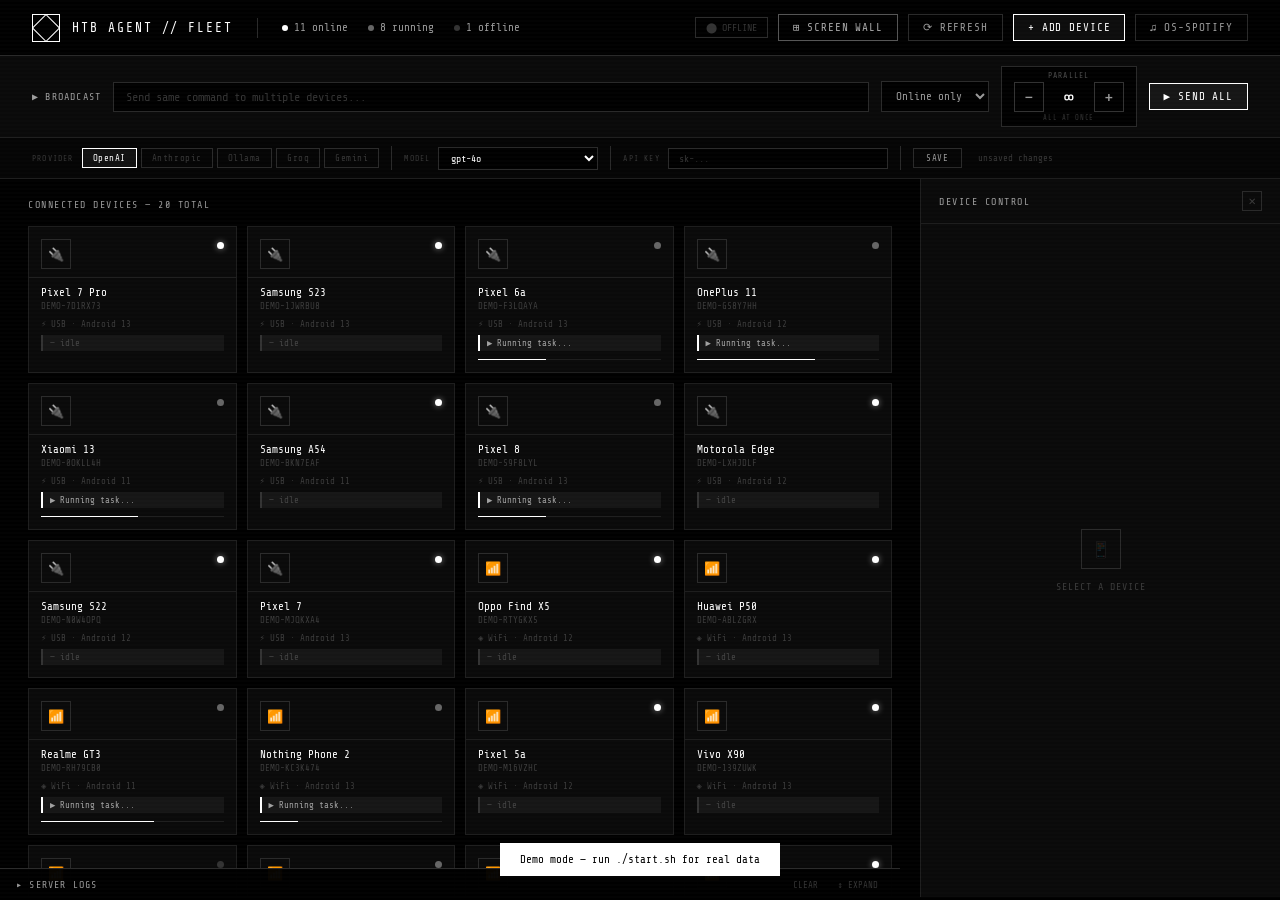
<file: dashboard/index.html>
<!DOCTYPE html>
<html lang="en">
<head>
<meta charset="UTF-8">
<meta name="viewport" content="width=device-width, initial-scale=1.0">
<title>HTB Agent — Device Fleet</title>
<link href="https://fonts.googleapis.com/css2?family=Share+Tech+Mono&family=Barlow:wght@300;400;500;600&display=swap" rel="stylesheet">
<style>
:root{--bg:#000;--surface:#0a0a0a;--surface2:#111;--border:#1e1e1e;--border2:#2a2a2a;--white:#fff;--dim:rgba(255,255,255,0.6);--muted:rgba(255,255,255,0.2);--faint:rgba(255,255,255,0.05);--mono:'Share Tech Mono',monospace;--sans:'Barlow',sans-serif}
*{margin:0;padding:0;box-sizing:border-box}
body{background:var(--bg);color:var(--white);font-family:var(--sans);min-height:100vh;overflow-x:hidden}
body::before{content:'';position:fixed;inset:0;background:repeating-linear-gradient(0deg,transparent,transparent 2px,rgba(255,255,255,.01) 2px,rgba(255,255,255,.01) 4px);pointer-events:none;z-index:999}

/* ── Header ── */
.header{border-bottom:1px solid var(--border2);padding:0 32px;height:56px;display:flex;align-items:center;gap:24px;position:sticky;top:0;background:rgba(0,0,0,.97);backdrop-filter:blur(10px);z-index:100}
.logo-box{width:28px;height:28px;border:1px solid var(--white);position:relative;overflow:hidden;flex-shrink:0}
.logo-box::before{content:'';position:absolute;inset:3px;border:1px solid var(--white);transform:rotate(45deg)}
.header-title{font-family:var(--mono);font-size:13px;letter-spacing:.15em}
.sep{width:1px;height:20px;background:var(--border2)}
.stats{display:flex;gap:20px}
.stat{font-family:var(--mono);font-size:11px;color:var(--dim);display:flex;align-items:center;gap:6px}
.dot{width:6px;height:6px;border-radius:50%;background:var(--white)}
.dot.busy{background:#666}.dot.off{background:#333}
.ws-badge{font-family:var(--mono);font-size:10px;padding:4px 10px;border:1px solid var(--border2);color:var(--muted)}
.ws-badge.on{border-color:var(--white);color:var(--white)}
.hdr-right{margin-left:auto;display:flex;gap:10px;align-items:center}
.btn{font-family:var(--mono);font-size:11px;padding:6px 14px;border:1px solid var(--border2);background:transparent;color:var(--dim);cursor:pointer;letter-spacing:.08em;transition:all .15s}
.btn:hover{border-color:var(--white);color:var(--white)}
.btn-p{border-color:var(--white);color:var(--white);background:var(--faint)}


/* ── LLM Config Bar ── */
.config-bar{padding:8px 32px;border-bottom:1px solid var(--border);background:#050505;display:flex;gap:12px;align-items:center;flex-wrap:wrap}
.cfg-section{display:flex;align-items:center;gap:8px}
.cfg-label{font-family:var(--mono);font-size:8px;color:var(--muted);letter-spacing:.15em;white-space:nowrap}
.cfg-sep{width:1px;height:24px;background:var(--border2)}
.provider-btns{display:flex;gap:4px}
.pvr-btn{font-family:var(--mono);font-size:9px;padding:4px 10px;border:1px solid var(--border2);background:transparent;color:var(--muted);cursor:pointer;letter-spacing:.06em;transition:all .15s;white-space:nowrap}
.pvr-btn:hover{border-color:#555;color:var(--dim)}
.pvr-btn.active{border-color:var(--white);color:var(--white);background:var(--faint)}
.cfg-model{background:var(--bg);border:1px solid var(--border2);color:var(--white);font-family:var(--mono);font-size:10px;padding:4px 8px;outline:none;cursor:pointer;min-width:160px}
.cfg-key{background:var(--bg);border:1px solid var(--border2);color:var(--white);font-family:var(--mono);font-size:10px;padding:4px 10px;outline:none;width:220px;transition:border-color .15s}
.cfg-key:focus{border-color:var(--white)}
.cfg-key::placeholder{color:var(--muted)}
.cfg-key.saved{border-color:#555}
.cfg-save{font-family:var(--mono);font-size:9px;padding:4px 12px;border:1px solid var(--border2);background:transparent;color:var(--dim);cursor:pointer;transition:all .15s;letter-spacing:.08em}
.cfg-save:hover{border-color:var(--white);color:var(--white)}
.cfg-save.ok{border-color:#fff;color:#fff}
.cfg-status{font-family:var(--mono);font-size:9px;color:var(--muted);margin-left:4px;min-width:120px}
.cfg-status.active{color:rgba(255,255,255,.7)}

/* ── Concurrency Box ── */
.concurrency-box{display:flex;flex-direction:column;align-items:center;justify-content:center;border:1px solid var(--border2);padding:4px 10px;gap:2px;min-width:80px;background:var(--bg)}
.concurrency-label{font-family:var(--mono);font-size:8px;color:var(--muted);letter-spacing:.15em}
.concurrency-controls{display:flex;align-items:center;gap:8px}
.cc-btn{width:18px;height:18px;border:1px solid var(--border2);background:transparent;color:var(--dim);font-family:var(--mono);font-size:13px;cursor:pointer;display:flex;align-items:center;justify-content:center;line-height:1;transition:all .15s}
.cc-btn:hover{border-color:var(--white);color:var(--white)}
.cc-val{font-family:var(--mono);font-size:16px;color:var(--white);min-width:28px;text-align:center;letter-spacing:-.02em}
.btn-wall{border-color:#555;color:#aaa}
.btn-stop{border-color:#666;color:#aaa;animation:stopPulse 1.2s infinite}
@keyframes stopPulse{0%,100%{border-color:#666;color:#aaa}50%{border-color:#fff;color:#fff}}
.btn-wall:hover,.btn-wall.active{border-color:var(--white);color:var(--white);background:var(--faint)}

/* ── Broadcast ── */
.broadcast{padding:10px 32px;border-bottom:1px solid var(--border);background:var(--surface);display:flex;gap:12px;align-items:center}
.bc-label{font-family:var(--mono);font-size:10px;color:var(--dim);letter-spacing:.12em;white-space:nowrap}
.bc-input{flex:1;background:var(--bg);border:1px solid var(--border2);color:var(--white);font-family:var(--mono);font-size:12px;padding:7px 12px;outline:none;transition:border-color .15s}
.bc-input:focus{border-color:var(--white)}
.bc-input::placeholder{color:var(--muted)}
.bc-select{background:var(--bg);border:1px solid var(--border2);color:var(--dim);font-family:var(--mono);font-size:11px;padding:7px 10px;outline:none;cursor:pointer}

/* ── Main layout ── */
.main{display:flex;height:calc(100vh - 56px - 48px - 46px - 32px)}
.grid-area{flex:1;overflow-y:auto;padding:20px 28px}
.grid-area::-webkit-scrollbar{width:3px}
.grid-area::-webkit-scrollbar-thumb{background:var(--border2)}
.grid-hdr{display:flex;align-items:center;justify-content:space-between;margin-bottom:16px}
.grid-title{font-family:var(--mono);font-size:10px;color:var(--dim);letter-spacing:.15em;text-transform:uppercase}
.grid{display:grid;grid-template-columns:repeat(auto-fill,minmax(190px,1fr));gap:10px}

/* ── Device card ── */
.card{background:var(--surface);border:1px solid var(--border);cursor:pointer;transition:all .15s;animation:fi .3s ease both}
.card:hover{border-color:var(--border2);background:var(--surface2)}
.card.sel{border-color:var(--white)}
@keyframes fi{from{opacity:0;transform:translateY(6px)}to{opacity:1;transform:translateY(0)}}
.ctop{padding:12px 12px 8px;border-bottom:1px solid var(--border);display:flex;align-items:flex-start;justify-content:space-between}
.cicon{width:30px;height:30px;border:1px solid var(--border2);display:flex;align-items:center;justify-content:center;font-size:13px}
.cstatus{width:7px;height:7px;border-radius:50%;margin-top:3px}
.cstatus.online{background:var(--white);box-shadow:0 0 6px rgba(255,255,255,.5);animation:pulse 2s infinite}
.cstatus.busy{background:#666}.cstatus.offline{background:#333}
@keyframes pulse{0%,100%{opacity:1}50%{opacity:.4}}
.cbody{padding:8px 12px 12px}
.cname{font-family:var(--mono);font-size:11px;color:var(--white);margin-bottom:2px;white-space:nowrap;overflow:hidden;text-overflow:ellipsis}
.cserial{font-family:var(--mono);font-size:9px;color:var(--muted);margin-bottom:8px}
.cconn{display:flex;align-items:center;gap:5px;font-family:var(--mono);font-size:9px;color:var(--muted)}
.ctask{margin-top:6px;font-family:var(--mono);font-size:9px;color:var(--dim);background:var(--faint);padding:3px 7px;border-left:2px solid var(--white);white-space:nowrap;overflow:hidden;text-overflow:ellipsis}
.ctask.idle{border-left-color:#333;color:var(--muted)}
.cprog{height:1px;background:var(--border);margin-top:8px;overflow:hidden}
.cprogbar{height:100%;background:var(--white);transition:width .5s ease}

/* ── Side Panel ── */
.side{width:360px;border-left:1px solid var(--border);background:var(--surface);display:flex;flex-direction:column;flex-shrink:0}
.shdr{padding:12px 18px;border-bottom:1px solid var(--border);display:flex;align-items:center;justify-content:space-between}
.stitle{font-family:var(--mono);font-size:10px;color:var(--dim);letter-spacing:.15em;text-transform:uppercase}
.sclose{width:20px;height:20px;border:1px solid var(--border2);background:transparent;color:var(--muted);cursor:pointer;font-size:10px;display:flex;align-items:center;justify-content:center}
.sclose:hover{border-color:var(--white);color:var(--white)}
.screen-panel{border-bottom:1px solid var(--border);background:#000;display:flex;flex-direction:column}
.screen-toolbar{padding:7px 12px;display:flex;align-items:center;justify-content:space-between;border-bottom:1px solid var(--border)}
.screen-label{font-family:var(--mono);font-size:9px;color:var(--muted);letter-spacing:.1em;text-transform:uppercase;display:flex;align-items:center;gap:6px}
.stream-dot{width:6px;height:6px;border-radius:50%;background:#333}
.stream-dot.live{background:#fff;animation:pulse 1s infinite}
.screen-btns{display:flex;gap:6px}
.screen-btn{font-family:var(--mono);font-size:9px;padding:3px 8px;border:1px solid var(--border2);background:transparent;color:var(--muted);cursor:pointer;transition:all .15s}
.screen-btn:hover{border-color:var(--white);color:var(--white)}
.screen-btn.active{border-color:var(--white);color:var(--white);background:var(--faint)}
.screen-view{width:100%;aspect-ratio:9/16;max-height:300px;object-fit:contain;display:block;background:#000}
.screen-placeholder{width:100%;aspect-ratio:9/16;max-height:300px;display:flex;flex-direction:column;align-items:center;justify-content:center;gap:8px;background:#000;color:var(--muted);font-family:var(--mono);font-size:10px}
.sinfo{padding:12px 18px;border-bottom:1px solid var(--border)}
.sname{font-family:var(--mono);font-size:13px;color:var(--white);margin-bottom:2px}
.smeta{font-family:var(--mono);font-size:10px;color:var(--muted);margin-bottom:10px}
.mgrid{display:grid;grid-template-columns:1fr 1fr;gap:5px}
.mitem{background:var(--bg);border:1px solid var(--border);padding:6px 9px}
.mlabel{font-family:var(--mono);font-size:9px;color:var(--muted);text-transform:uppercase;letter-spacing:.1em;margin-bottom:2px}
.mval{font-family:var(--mono);font-size:11px;color:var(--white)}
.scmd{padding:12px 18px;border-bottom:1px solid var(--border)}
.scmdlbl{font-family:var(--mono);font-size:9px;color:var(--muted);letter-spacing:.12em;text-transform:uppercase;margin-bottom:7px}
.sinput{width:100%;background:var(--bg);border:1px solid var(--border2);color:var(--white);font-family:var(--mono);font-size:12px;padding:7px 10px;outline:none;margin-bottom:7px;transition:border-color .15s}
.sinput:focus{border-color:var(--white)}
.sinput::placeholder{color:var(--muted)}
.srun{width:100%;padding:8px;background:var(--white);color:var(--bg);border:none;font-family:var(--mono);font-size:11px;letter-spacing:.1em;cursor:pointer;transition:opacity .15s}
.srun:hover{opacity:.85}
.slog{flex:1;overflow-y:auto;padding:12px 18px}
.slog::-webkit-scrollbar{width:2px}
.slog::-webkit-scrollbar-thumb{background:var(--border2)}
.lentry{font-family:var(--mono);font-size:10px;line-height:1.6;padding:4px 0;border-bottom:1px solid var(--border);display:flex;gap:8px;animation:fi .2s ease}
.ltime{color:var(--muted);flex-shrink:0}
.lmsg{color:var(--dim);word-break:break-word}
.lmsg.success{color:var(--white)}.lmsg.error{color:#666}
.sempty{flex:1;display:flex;flex-direction:column;align-items:center;justify-content:center;gap:8px;color:var(--muted)}
.sempty-icon{width:40px;height:40px;border:1px solid var(--border2);display:flex;align-items:center;justify-content:center;font-size:16px;margin-bottom:4px}
.sempty-txt{font-family:var(--mono);font-size:10px;letter-spacing:.1em;text-transform:uppercase}

/* ── SCREEN WALL ── */
.wall-overlay{position:fixed;inset:0;background:#000;z-index:500;display:none;flex-direction:column}
.wall-overlay.visible{display:flex}
.wall-header{height:48px;border-bottom:1px solid var(--border2);display:flex;align-items:center;padding:0 24px;gap:16px;flex-shrink:0;background:rgba(0,0,0,.97)}
.wall-title{font-family:var(--mono);font-size:12px;letter-spacing:.15em}
.wall-stats{font-family:var(--mono);font-size:10px;color:var(--dim)}
.wall-controls{margin-left:auto;display:flex;gap:10px;align-items:center}
.wall-fps{font-family:var(--mono);font-size:10px;color:var(--muted)}
.wall-grid{flex:1;overflow:hidden;display:grid;gap:2px;padding:2px;background:var(--border)}
.wall-cell{background:#000;position:relative;overflow:hidden;display:flex;flex-direction:column}
.wall-cell-hdr{position:absolute;top:0;left:0;right:0;padding:4px 8px;background:linear-gradient(to bottom,rgba(0,0,0,.8),transparent);display:flex;align-items:center;justify-content:space-between;z-index:10;opacity:0;transition:opacity .2s}
.wall-cell:hover .wall-cell-hdr{opacity:1}
.wall-cell-name{font-family:var(--mono);font-size:9px;color:var(--white);white-space:nowrap;overflow:hidden;text-overflow:ellipsis}
.wall-cell-status{width:6px;height:6px;border-radius:50%;flex-shrink:0}
.wall-cell-status.online{background:#fff;animation:pulse 2s infinite}
.wall-cell-status.busy{background:#888}
.wall-cell-status.offline{background:#333}
.wall-cell img{width:100%;height:100%;object-fit:contain;display:block}
.wall-cell-placeholder{width:100%;height:100%;display:flex;flex-direction:column;align-items:center;justify-content:center;gap:6px;color:var(--muted)}
.wall-cell-placeholder .icon{font-size:20px;opacity:.3}
.wall-cell-placeholder .label{font-family:var(--mono);font-size:9px;opacity:.5;text-align:center;padding:0 8px}
.wall-cell-overlay{position:absolute;bottom:0;left:0;right:0;padding:4px 8px;background:linear-gradient(to top,rgba(0,0,0,.9),transparent);font-family:var(--mono);font-size:8px;color:var(--dim);white-space:nowrap;overflow:hidden;text-overflow:ellipsis;opacity:0;transition:opacity .2s}
.wall-cell:hover .wall-cell-overlay{opacity:1}
.wall-cell.busy-cell{outline:1px solid rgba(255,255,255,.15)}

/* ── Log Panel ── */
.log-panel{position:fixed;bottom:0;left:0;right:380px;background:rgba(0,0,0,.97);border-top:1px solid var(--border2);z-index:200;transition:height .2s ease;display:flex;flex-direction:column}
.log-panel.collapsed{height:32px}
.log-panel.expanded{height:200px}
.log-panel-hdr{height:32px;padding:0 16px;display:flex;align-items:center;gap:12px;cursor:pointer;flex-shrink:0;border-bottom:1px solid var(--border)}
.log-panel-title{font-family:var(--mono);font-size:10px;letter-spacing:.12em;color:var(--dim)}
.log-count{font-family:var(--mono);font-size:9px;background:var(--white);color:var(--bg);padding:1px 6px;border-radius:2px;min-width:18px;text-align:center}
.log-count.hidden{display:none}
.log-panel-btns{margin-left:auto;display:flex;gap:8px}
.log-panel-btn{font-family:var(--mono);font-size:9px;color:var(--muted);background:transparent;border:none;cursor:pointer;padding:2px 6px}
.log-panel-btn:hover{color:var(--white)}
.log-body{flex:1;overflow-y:auto;padding:6px 16px}
.log-body::-webkit-scrollbar{width:2px}
.log-body::-webkit-scrollbar-thumb{background:var(--border2)}
.glog-entry{font-family:var(--mono);font-size:10px;line-height:1.7;display:flex;gap:10px;border-bottom:1px solid rgba(255,255,255,.03);padding:2px 0}
.glog-time{color:var(--muted);flex-shrink:0;font-size:9px}
.glog-level{flex-shrink:0;font-size:9px;width:50px}
.glog-level.INFO{color:var(--dim)}.glog-level.WARNING{color:#888}.glog-level.ERROR{color:#555}.glog-level.DEBUG{color:#333}
.glog-msg{color:var(--dim);word-break:break-all}
.glog-msg.ERROR{color:#777}.glog-msg.WARNING{color:#999}
.toast{position:fixed;bottom:24px;left:50%;transform:translateX(-50%) translateY(20px);background:var(--white);color:var(--bg);font-family:var(--mono);font-size:11px;padding:10px 20px;opacity:0;transition:all .3s ease;pointer-events:none;z-index:9999}
.toast.show{opacity:1;transform:translateX(-50%) translateY(0)}
</style>
</head>
<body>

<!-- ── Header ── -->
<div class="header">
  <div style="display:flex;align-items:center;gap:12px">
    <div class="logo-box"></div>
    <span class="header-title">HTB AGENT // FLEET</span>
  </div>
  <div class="sep"></div>
  <div class="stats">
    <div class="stat"><div class="dot"></div><span id="cOnline">0</span> online</div>
    <div class="stat"><div class="dot busy"></div><span id="cBusy">0</span> running</div>
    <div class="stat"><div class="dot off"></div><span id="cOff">0</span> offline</div>
  </div>
  <div class="hdr-right">
    <div class="ws-badge" id="wsBadge">⬤ OFFLINE</div>
    <button class="btn btn-wall" id="btnWall" onclick="toggleWall()">⊞ SCREEN WALL</button>
    <button class="btn" onclick="refreshDevices()">⟳ REFRESH</button>
    <button class="btn btn-p" onclick="addDevice()">+ ADD DEVICE</button>
    <button class="btn" onclick="window.open('/os-spotify','_blank')" title="Spotify Automation">♫ OS-SPOTIFY</button>
  </div>
</div>

<!-- ── Broadcast ── -->
<div class="broadcast">
  <span class="bc-label">▶ BROADCAST</span>
  <input class="bc-input" id="bcInput" placeholder="Send same command to multiple devices..." onkeydown="if(event.key==='Enter')broadcast()"/>
  <select class="bc-select" id="bcTarget">
    <option value="online">Online only</option>
    <option value="all">All devices</option>
    <option value="selected">Selected</option>
  </select>

  <!-- Concurrency box -->
  <div style="display:flex;flex-direction:column;align-items:center;border:1px solid #2a2a2a;padding:4px 12px;background:#000;gap:2px;min-width:90px">
    <span style="font-family:var(--mono);font-size:8px;color:rgba(255,255,255,.3);letter-spacing:.15em">PARALLEL</span>
    <div style="display:flex;align-items:center;gap:10px">
      <button onmousedown="event.preventDefault();adjConc(-1)" type="button" style="width:30px;height:30px;border:1px solid #333;background:transparent;color:rgba(255,255,255,.6);font-size:18px;cursor:pointer;line-height:1;font-family:var(--mono);display:flex;align-items:center;justify-content:center;user-select:none">−</button>
      <span id="ccVal" style="font-family:var(--mono);font-size:18px;color:#fff;min-width:30px;text-align:center">∞</span>
      <button onmousedown="event.preventDefault();adjConc(1)" type="button" style="width:30px;height:30px;border:1px solid #333;background:transparent;color:rgba(255,255,255,.6);font-size:18px;cursor:pointer;line-height:1;font-family:var(--mono);display:flex;align-items:center;justify-content:center;user-select:none">+</button>
    </div>
    <span id="ccHint" style="font-family:var(--mono);font-size:7px;color:rgba(255,255,255,.2);letter-spacing:.08em">ALL AT ONCE</span>
  </div>

  <button class="btn btn-p" id="btnBroadcast" onclick="broadcast()">▶ SEND ALL</button>
  <button class="btn" id="btnStop" onclick="stopAll()" style="display:none;border-color:#888;color:#fff;animation:stopPulse 1.2s infinite">⏹ STOP ALL</button>
</div>

<!-- ── LLM Config Bar ── -->
<div class="config-bar">
  <div class="cfg-section">
    <span class="cfg-label">PROVIDER</span>
    <div class="provider-btns" id="providerBtns">
      <button class="pvr-btn active" onclick="setProvider('OpenAI')">OpenAI</button>
      <button class="pvr-btn" onclick="setProvider('Anthropic')">Anthropic</button>
      <button class="pvr-btn" onclick="setProvider('Ollama')">Ollama</button>
      <button class="pvr-btn" onclick="setProvider('Groq')">Groq</button>
      <button class="pvr-btn" onclick="setProvider('Gemini')">Gemini</button>
    </div>
  </div>
  <div class="cfg-sep"></div>
  <div class="cfg-section">
    <span class="cfg-label">MODEL</span>
    <select class="cfg-model" id="cfgModel" onchange="onModelChange()"></select>
  </div>
  <div class="cfg-sep"></div>
  <div class="cfg-section" id="cfgKeySection">
    <span class="cfg-label">API KEY</span>
    <input class="cfg-key" id="cfgKey" type="password" placeholder="sk-..." onkeydown="if(event.key==='Enter')saveConfig()"/>
  </div>
  <div class="cfg-sep" id="cfgKeySep"></div>
  <div class="cfg-section" id="cfgUrlSection" style="display:none">
    <span class="cfg-label">OLLAMA URL</span>
    <input class="cfg-key" id="cfgUrl" type="text" placeholder="http://192.168.0.10:11434" style="width:220px" onkeydown="if(event.key==='Enter')saveConfig()"/>
  </div>
  <div class="cfg-sep" id="cfgUrlSep" style="display:none"></div>
  <button class="cfg-save" id="cfgSaveBtn" onclick="saveConfig()">SAVE</button>
  <span class="cfg-status" id="cfgStatus">not saved</span>
</div>

<!-- ── Main ── -->
<div class="main">
  <div class="grid-area">
    <div class="grid-hdr">
      <span class="grid-title">CONNECTED DEVICES — <span id="total">0</span> TOTAL</span>
    </div>
    <div class="grid" id="grid"></div>
  </div>

  <!-- Side Panel -->
  <div class="side">
    <div class="shdr">
      <span class="stitle">DEVICE CONTROL</span>
      <button class="sclose" onclick="closePanel()">✕</button>
    </div>
    <div class="sempty" id="sempty">
      <div class="sempty-icon">📱</div>
      <div class="sempty-txt">Select a device</div>
    </div>
    <div id="scontent" style="display:none;flex-direction:column;flex:1;overflow:hidden;min-height:0">
      <div class="screen-panel">
        <div class="screen-toolbar">
          <div class="screen-label">
            <div class="stream-dot" id="streamDot"></div>
            <span id="streamLabel">SCREEN</span>
          </div>
          <div class="screen-btns">
            <button class="screen-btn" id="btnStream" onclick="toggleStream()">▶ LIVE</button>
            <button class="screen-btn" onclick="takeScreenshot()">📷 SNAP</button>
          </div>
        </div>
        <img id="screenImg" class="screen-view" style="display:none" alt="Device screen"/>
        <div class="screen-placeholder" id="screenPlaceholder">
          <div style="font-size:24px;opacity:.3">📱</div>
          <span>Press LIVE to stream</span>
        </div>
      </div>
      <div class="sinfo">
        <div class="sname" id="sName">—</div>
        <div class="smeta" id="sSerial">—</div>
        <div class="mgrid">
          <div class="mitem"><div class="mlabel">Connection</div><div class="mval" id="sConn">—</div></div>
          <div class="mitem"><div class="mlabel">Status</div><div class="mval" id="sStatus">—</div></div>
          <div class="mitem"><div class="mlabel">Battery</div><div class="mval" id="sBatt">—</div></div>
          <div class="mitem"><div class="mlabel">Android</div><div class="mval" id="sOS">—</div></div>
        </div>
      </div>
      <div class="scmd">
        <div class="scmdlbl">Run Command</div>
        <input class="sinput" id="sInput" placeholder="e.g. Open WhatsApp and send a message" onkeydown="if(event.key==='Enter')runCmd()"/>
        <button class="srun" onclick="runCmd()">▶ EXECUTE</button>
      </div>
      <div class="slog" id="sLog"></div>
    </div>
  </div>
</div>

<!-- ── SCREEN WALL OVERLAY ── -->
<div class="wall-overlay" id="wallOverlay">
  <div class="wall-header">
    <div class="logo-box" style="width:20px;height:20px"></div>
    <span class="wall-title">SCREEN WALL</span>
    <span class="wall-stats" id="wallStats">0 devices</span>
    <div class="wall-controls">
      <span class="wall-fps" id="wallFps">— fps</span>
      <button class="btn" onclick="wallStartAll()" style="font-size:10px;padding:4px 10px">▶ START ALL</button>
      <button class="btn" onclick="wallStopAll()" style="font-size:10px;padding:4px 10px">⏹ STOP ALL</button>
      <button class="btn btn-p" onclick="toggleWall()" style="font-size:10px;padding:4px 10px">✕ CLOSE</button>
    </div>
  </div>
  <div class="wall-grid" id="wallGrid"></div>
</div>

<!-- ── Log Panel ── -->
<div class="log-panel collapsed" id="logPanel">
  <div class="log-panel-hdr" onclick="toggleLogPanel()">
    <span class="log-panel-title">▸ SERVER LOGS</span>
    <span class="log-count hidden" id="logCount">0</span>
    <div class="log-panel-btns" onclick="event.stopPropagation()">
      <button class="log-panel-btn" onclick="clearLogs()">CLEAR</button>
      <button class="log-panel-btn" onclick="toggleLogPanel()">↕ EXPAND</button>
    </div>
  </div>
  <div class="log-body" id="logBody"></div>
</div>

<div class="toast" id="toast"></div>

<script>
// ── State ─────────────────────────────────────────────────────────────────────
let devices = {};
let selSerial = null;
let ws = null;
let connected = false;
let screenWs = null;
let streaming = false;

// Wall state
let wallOpen = false;
let wallStreams = {};       // serial → WebSocket
let wallFrameCount = 0;
let wallFpsInterval = null;

// ── WebSocket ─────────────────────────────────────────────────────────────────
function initWS() {
  try {
    ws = new WebSocket(`ws://${location.host}/ws`);
    ws.onopen = () => {
      connected = true;
      const b = document.getElementById('wsBadge');
      b.textContent = '⬤ CONNECTED'; b.classList.add('on');
      toast('⬤ Backend connected');
      loadConfig();
    };
    ws.onclose = () => {
      connected = false;
      const b = document.getElementById('wsBadge');
      b.textContent = '⬤ OFFLINE'; b.classList.remove('on');
      if (!Object.keys(devices).length) loadDemo();
      setTimeout(initWS, 3000);
    };
    ws.onerror = () => { if (!Object.keys(devices).length) loadDemo(); };
    ws.onmessage = e => handle(JSON.parse(e.data));
  } catch(err) { loadDemo(); }
}

function handle(msg) {
  if (msg.type === 'server_log') { addLog(msg); return; }
  if (msg.type === 'init') {
    devices = {};
    msg.devices.forEach(d => { devices[d.serial] = {...d, logs: d.logs||[], selected:false}; });
    render();
    if (wallOpen) renderWall();
  } else if (msg.type === 'device_update') {
    const d = devices[msg.serial];
    if (!d) return;
    if (msg.status) d.status = msg.status;
    if (msg.task !== undefined) d.task = msg.task;
    if (msg.progress !== undefined) d.progress = msg.progress;
    if (msg.log) d.logs.push(msg.log);
    render();
    if (selSerial === msg.serial) openPanel(d);
    if (wallOpen) updateWallCell(msg.serial);
  }
}

// ── Screen Wall ───────────────────────────────────────────────────────────────
function toggleWall() {
  wallOpen = !wallOpen;
  const overlay = document.getElementById('wallOverlay');
  const btn = document.getElementById('btnWall');
  if (wallOpen) {
    overlay.classList.add('visible');
    btn.classList.add('active');
    btn.textContent = '⊞ CLOSE WALL';
    renderWall();
    startWallFpsCounter();
  } else {
    overlay.classList.remove('visible');
    btn.classList.remove('active');
    btn.textContent = '⊞ SCREEN WALL';
    wallStopAll();
    stopWallFpsCounter();
  }
}

function renderWall() {
  const list = Object.values(devices).filter(d => d.status !== 'offline');
  const n = list.length || 1;

  // Calculate grid columns — aim for ~16:9 aspect ratio per cell
  const cols = Math.ceil(Math.sqrt(n * 9/16));
  const rows = Math.ceil(n / cols);

  const grid = document.getElementById('wallGrid');
  grid.style.gridTemplateColumns = `repeat(${cols}, 1fr)`;
  grid.style.gridTemplateRows = `repeat(${rows}, 1fr)`;

  document.getElementById('wallStats').textContent = `${list.length} device${list.length !== 1 ? 's' : ''}`;

  // Build cells
  grid.innerHTML = list.map(d => `
    <div class="wall-cell ${d.status === 'busy' ? 'busy-cell' : ''}" id="wc-${d.serial}" ondblclick="wallFocusDevice('${d.serial}')">
      <div class="wall-cell-hdr">
        <div class="wall-cell-status ${d.status}"></div>
        <span class="wall-cell-name">${d.name}</span>
        <button onclick="event.stopPropagation();wallToggleStream('${d.serial}')" style="font-family:var(--mono);font-size:8px;padding:2px 6px;border:1px solid #333;background:transparent;color:#888;cursor:pointer" id="wbtn-${d.serial}">▶</button>
      </div>
      <img id="wimg-${d.serial}" style="width:100%;height:100%;object-fit:contain;display:none" alt="${d.name}"/>
      <div class="wall-cell-placeholder" id="wph-${d.serial}">
        <div class="icon">📱</div>
        <div class="label">${d.name}<br><span style="opacity:.4">${d.serial.slice(0,12)}</span></div>
      </div>
      <div class="wall-cell-overlay">${d.task !== 'idle' ? '▶ ' + d.task : d.battery}</div>
    </div>
  `).join('');
}

function updateWallCell(serial) {
  const d = devices[serial];
  if (!d) return;
  const cell = document.getElementById(`wc-${serial}`);
  if (!cell) return;
  const statusEl = cell.querySelector('.wall-cell-status');
  if (statusEl) { statusEl.className = `wall-cell-status ${d.status}`; }
  cell.className = `wall-cell ${d.status === 'busy' ? 'busy-cell' : ''}`;
  const overlay = cell.querySelector('.wall-cell-overlay');
  if (overlay) overlay.textContent = d.task !== 'idle' ? '▶ ' + d.task : d.battery;
}

function wallToggleStream(serial) {
  if (wallStreams[serial]) {
    wallStopStream(serial);
  } else {
    wallStartStream(serial);
  }
}

function wallStartStream(serial) {
  if (wallStreams[serial]) return;
  const wsUrl = `ws://${location.host}/ws/screen/${serial}`;
  const s = new WebSocket(wsUrl);

  s.onopen = () => {
    wallStreams[serial] = s;
    const btn = document.getElementById(`wbtn-${serial}`);
    if (btn) { btn.textContent = '⏹'; btn.style.color = '#fff'; btn.style.borderColor = '#fff'; }
  };

  s.onmessage = (e) => {
    try {
      const msg = JSON.parse(e.data);
      if (msg.type === 'screen_frame' && msg.serial === serial) {
        const img = document.getElementById(`wimg-${serial}`);
        const ph = document.getElementById(`wph-${serial}`);
        if (img) {
          img.src = `data:image/png;base64,${msg.frame}`;
          img.style.display = 'block';
        }
        if (ph) ph.style.display = 'none';
        wallFrameCount++;
      }
    } catch {}
  };

  s.onclose = () => {
    delete wallStreams[serial];
    const btn = document.getElementById(`wbtn-${serial}`);
    if (btn) { btn.textContent = '▶'; btn.style.color = '#888'; btn.style.borderColor = '#333'; }
  };
}

function wallStopStream(serial) {
  const s = wallStreams[serial];
  if (s) {
    try { s.send('stop'); s.close(); } catch {}
    delete wallStreams[serial];
  }
  const img = document.getElementById(`wimg-${serial}`);
  const ph = document.getElementById(`wph-${serial}`);
  if (img) img.style.display = 'none';
  if (ph) ph.style.display = 'flex';
  const btn = document.getElementById(`wbtn-${serial}`);
  if (btn) { btn.textContent = '▶'; btn.style.color = '#888'; btn.style.borderColor = '#333'; }
}

function wallStartAll() {
  Object.values(devices).filter(d => d.status !== 'offline').forEach(d => wallStartStream(d.serial));
  toast(`▶ Streaming all ${Object.keys(wallStreams).length} devices`);
}

function wallStopAll() {
  Object.keys(wallStreams).forEach(serial => wallStopStream(serial));
  toast('⏹ All streams stopped');
}

function wallFocusDevice(serial) {
  // Double-click on wall cell → open in side panel and close wall
  toggleWall();
  selectDev(serial);
}

function startWallFpsCounter() {
  wallFrameCount = 0;
  wallFpsInterval = setInterval(() => {
    const fps = wallFrameCount;
    wallFrameCount = 0;
    document.getElementById('wallFps').textContent = `${fps} fps total`;
  }, 1000);
}

function stopWallFpsCounter() {
  if (wallFpsInterval) { clearInterval(wallFpsInterval); wallFpsInterval = null; }
  document.getElementById('wallFps').textContent = '— fps';
}

// ── Side panel stream ─────────────────────────────────────────────────────────
function toggleStream() {
  streaming ? stopStream() : startStream();
}

function startStream() {
  if (!selSerial) return;
  if (!connected) { demoStream(); return; }
  stopStream();
  const wsUrl = `ws://${location.host}/ws/screen/${selSerial}`;
  screenWs = new WebSocket(wsUrl);
  screenWs.onopen = () => {
    streaming = true;
    document.getElementById('btnStream').textContent = '⏹ STOP';
    document.getElementById('btnStream').classList.add('active');
    document.getElementById('streamDot').classList.add('live');
    document.getElementById('streamLabel').textContent = 'LIVE';
    document.getElementById('screenPlaceholder').style.display = 'none';
    document.getElementById('screenImg').style.display = 'block';
  };
  screenWs.onmessage = (e) => {
    try {
      const msg = JSON.parse(e.data);
      if (msg.type === 'screen_frame' && msg.serial === selSerial) {
        document.getElementById('screenImg').src = `data:image/png;base64,${msg.frame}`;
      }
    } catch {}
  };
  screenWs.onclose = () => {
    streaming = false;
    document.getElementById('btnStream').textContent = '▶ LIVE';
    document.getElementById('btnStream').classList.remove('active');
    document.getElementById('streamDot').classList.remove('live');
    document.getElementById('streamLabel').textContent = 'SCREEN';
  };
}

function stopStream() {
  if (screenWs) { try { screenWs.send('stop'); screenWs.close(); } catch {} screenWs = null; }
  streaming = false;
  document.getElementById('btnStream').textContent = '▶ LIVE';
  document.getElementById('btnStream').classList.remove('active');
  document.getElementById('streamDot').classList.remove('live');
  document.getElementById('streamLabel').textContent = 'SCREEN';
}

async function takeScreenshot() {
  if (!selSerial) return;
  if (connected) {
    try {
      const res = await fetch(`/api/devices/${selSerial}/screenshot`);
      const blob = await res.blob();
      const url = URL.createObjectURL(blob);
      document.getElementById('screenPlaceholder').style.display = 'none';
      document.getElementById('screenImg').style.display = 'block';
      document.getElementById('screenImg').src = url;
      toast('📷 Screenshot captured');
    } catch { toast('✗ Screenshot failed'); }
  }
}

function demoStream() {
  streaming = true;
  document.getElementById('btnStream').textContent = '⏹ STOP';
  document.getElementById('btnStream').classList.add('active');
  document.getElementById('streamDot').classList.add('live');
  document.getElementById('streamLabel').textContent = 'DEMO';
  document.getElementById('screenPlaceholder').innerHTML = '<div style="font-size:28px;opacity:.3">📱</div><span>DEMO MODE</span>';
}

// ── API ───────────────────────────────────────────────────────────────────────
async function post(path, body) {
  try {
    const r = await fetch(path, {method:'POST',headers:{'Content-Type':'application/json'},body:JSON.stringify(body)});
    return r.json();
  } catch { return null; }
}

// ── Render ────────────────────────────────────────────────────────────────────
function render() {
  const list = Object.values(devices);
  document.getElementById('total').textContent = list.length;
  document.getElementById('cOnline').textContent = list.filter(d=>d.status==='online').length;
  document.getElementById('cBusy').textContent = list.filter(d=>d.status==='busy').length;
  document.getElementById('cOff').textContent = list.filter(d=>d.status==='offline').length;

  document.getElementById('grid').innerHTML = list.map((d,i) => `
    <div class="card ${d.status} ${d.selected?'sel':''}" onclick="selectDev('${d.serial}')" style="animation-delay:${i*.03}s">
      <div class="ctop">
        <div class="cicon">${d.conn==='USB'?'🔌':'📶'}</div>
        <div class="cstatus ${d.status}"></div>
      </div>
      <div class="cbody">
        <div class="cname">${d.name}</div>
        <div class="cserial">${d.serial}</div>
        <div class="cconn">${d.conn==='USB'?'⚡':'◈'} ${d.conn} · ${d.android}</div>
        <div class="ctask ${d.task==='idle'?'idle':''}">${d.status==='busy'?'▶ '+d.task:'— idle'}</div>
        ${d.status==='busy'?`<div class="cprog"><div class="cprogbar" style="width:${d.progress||0}%"></div></div>`:''}
      </div>
    </div>`).join('');
}

function selectDev(serial) {
  if (selSerial === serial) { closePanel(); return; }
  stopStream();
  Object.values(devices).forEach(d=>d.selected=false);
  devices[serial].selected = true;
  selSerial = serial;
  openPanel(devices[serial]);
  render();
  document.getElementById('screenImg').style.display = 'none';
  document.getElementById('screenImg').src = '';
  document.getElementById('screenPlaceholder').style.display = 'flex';
  document.getElementById('screenPlaceholder').innerHTML = '<div style="font-size:24px;opacity:.3">📱</div><span>Press LIVE to stream</span>';
}

function openPanel(d) {
  document.getElementById('sempty').style.display = 'none';
  document.getElementById('scontent').style.display = 'flex';
  document.getElementById('sName').textContent = d.name;
  document.getElementById('sSerial').textContent = d.serial;
  document.getElementById('sConn').textContent = d.conn;
  document.getElementById('sStatus').textContent = (d.status||'').toUpperCase();
  document.getElementById('sBatt').textContent = d.battery||'?';
  document.getElementById('sOS').textContent = d.android||'?';
  const log = document.getElementById('sLog');
  log.innerHTML = (d.logs||[]).map(l=>`<div class="lentry"><span class="ltime">${l.time}</span><span class="lmsg ${l.type||''}">${l.msg}</span></div>`).join('');
  log.scrollTop = log.scrollHeight;
}

function closePanel() {
  stopStream();
  selSerial = null;
  Object.values(devices).forEach(d=>d.selected=false);
  document.getElementById('sempty').style.display = 'flex';
  document.getElementById('scontent').style.display = 'none';
  render();
}

// ── Commands ──────────────────────────────────────────────────────────────────
async function runCmd() {
  if (!selSerial) return;
  const cmd = document.getElementById('sInput').value.trim();
  if (!cmd) return;
  document.getElementById('sInput').value = '';
  if (connected) {
    const r = await post('/api/run', {serial: selSerial, task: cmd});
    if (r?.error) { toast('✗ '+r.error); return; }
    toast('▶ Running on '+devices[selSerial]?.name);
  } else { demoRun(selSerial, cmd); }
}


let concurrencyVal = 0; // 0 = unlimited

function adjConc(delta) {
  concurrencyVal = Math.max(0, concurrencyVal + delta);
  document.getElementById('ccVal').textContent = concurrencyVal === 0 ? '∞' : concurrencyVal;
  const hint = document.getElementById('ccHint');
  if (hint) hint.textContent = concurrencyVal === 0 ? 'ALL AT ONCE' : concurrencyVal === 1 ? 'ONE BY ONE' : `${concurrencyVal} AT A TIME`;
}

let broadcastActive = false;

async function broadcast() {
  const cmd = document.getElementById('bcInput').value.trim();
  const target = document.getElementById('bcTarget').value;
  const concurrency = concurrencyVal;
  if (!cmd) return;
  document.getElementById('bcInput').value = '';

  if (connected) {
    const sel = Object.keys(devices).filter(s=>devices[s].selected);
    const r = await post('/api/broadcast', {task:cmd, target, serials:sel, concurrency});
    if (!r) { toast('✗ Broadcast failed'); return; }
    const n = r.count || 0;
    const c = concurrency > 0 ? concurrency : n;
    toast(`▶ Sent to ${n} devices — ${c < n ? c+' at a time' : 'all simultaneous'}`);
    if (n > 0) setBroadcastActive(true);
  } else {
    const list = Object.values(devices);
    const targets = target==='selected'?list.filter(d=>d.selected):target==='online'?list.filter(d=>d.status==='online'):list;
    // Demo concurrency simulation
    const queue = targets.filter(d=>d.status!=='offline');
    const limit = concurrency > 0 ? concurrency : queue.length;
    let running = 0, idx = 0;
    function next() {
      while (running < limit && idx < queue.length) {
        demoRun(queue[idx++].serial, cmd);
        running++;
      }
    }
    next();
    toast(`▶ Broadcast to ${queue.length} devices (${limit < queue.length ? limit+' at a time' : 'all at once'})`);
    setBroadcastActive(true);
  }
}

function setBroadcastActive(active) {
  broadcastActive = active;
  document.getElementById('btnStop').style.display = active ? 'block' : 'none';
  document.getElementById('btnBroadcast').style.display = active ? 'none' : 'block';
}

async function stopAll() {
  if (connected) {
    const r = await fetch('/api/stop/all', {method:'POST'});
    const data = await r.json();
    toast(`⏹ Stopped ${data.count||0} tasks`);
  } else {
    Object.values(devices).forEach(d => {
      if (d.status === 'busy') { d.status='online'; d.task='idle'; d.progress=0; }
    });
    render();
    toast('⏹ All tasks stopped');
  }
  setBroadcastActive(false);
}

// Auto-hide stop button when no devices are busy
setInterval(() => {
  if (broadcastActive) {
    const anyBusy = Object.values(devices).some(d => d.status === 'busy');
    if (!anyBusy) setBroadcastActive(false);
  }
}, 2000);

async function refreshDevices() {
  toast('⟳ Scanning...');
  if (connected) {
    const r = await post('/api/devices/scan', {});
    if (r) {
      toast(r.new > 0 ? `⟳ ${r.devices} devices — ${r.new} new` : `⟳ ${r.devices} devices, none new`);
    }
  } else {
    toast('⟳ Not connected to backend');
  }
}

async function addDevice() {
  const ip = prompt('IP:PORT (e.g. 192.168.1.101:5555)\nLeave empty to scan USB/OTG devices:');
  if (ip === null) return;

  if (!connected) { toast('✗ Not connected to node server'); return; }

  if (ip) {
    const r = await post('/api/devices/connect', {address: ip});
    toast(r?.success ? '✓ Connected: ' + ip : '✗ ' + (r?.message || 'Failed'));
  } else {
    const r = await post('/api/devices/refresh', {});
    const count = r?.devices?.length ?? 0;
    toast(count > 0 ? `✓ Found ${count} device(s)` : '⚠ No USB/OTG devices detected');
  }
}

// ── Demo ──────────────────────────────────────────────────────────────────────
function demoRun(serial, cmd) {
  const d = devices[serial];
  if (!d||d.status==='offline') return;
  d.status='busy';d.task=cmd;d.progress=8;
  d.logs.push({time:now(),msg:`▶ ${cmd}`,type:'success'});
  render();if(selSerial===serial)openPanel(d);
  const iv=setInterval(()=>{
    d.progress=Math.min(100,(d.progress||0)+Math.floor(Math.random()*12+4));
    if(d.progress>=100){clearInterval(iv);d.status='online';d.task='idle';d.progress=0;d.logs.push({time:now(),msg:'✓ Task completed',type:'success'});}
    render();if(selSerial===serial)openPanel(d);
  },700);
}

function loadDemo() {
  if (Object.keys(devices).length) return;
  const models=['Pixel 7 Pro','Samsung S23','Pixel 6a','OnePlus 11','Xiaomi 13','Samsung A54','Pixel 8','Motorola Edge','Samsung S22','Pixel 7','Oppo Find X5','Huawei P50','Realme GT3','Nothing Phone 2','Pixel 5a','Vivo X90','Sony Xperia 5','Samsung A34','Pixel 4a','LG Velvet'];
  models.forEach((name,i)=>{
    const s=Math.random();const status=s>.85?'offline':s>.6?'busy':'online';
    const serial=`DEMO-${Math.random().toString(36).slice(2,9).toUpperCase()}`;
    devices[serial]={serial,name,conn:i<10?'USB':'WiFi',android:`Android ${11+Math.floor(Math.random()*3)}`,battery:Math.floor(Math.random()*80+20)+'%',status,task:status==='busy'?'Running task...':'idle',progress:status==='busy'?Math.floor(Math.random()*60+10):0,selected:false,logs:[{time:'--:--:--',msg:'DEMO MODE',type:''}]};
  });
  render();
  toast('Demo mode — run ./start.sh for real data');
}

// ── Log Panel ─────────────────────────────────────────────────────────────────
let logPanelOpen=false,unreadLogs=0;
const MAX_LOGS=500;

function toggleLogPanel(){
  logPanelOpen=!logPanelOpen;
  const p=document.getElementById('logPanel');
  p.className='log-panel '+(logPanelOpen?'expanded':'collapsed');
  p.querySelector('.log-panel-btn:last-child').textContent=logPanelOpen?'↕ COLLAPSE':'↕ EXPAND';
  p.querySelector('.log-panel-title').textContent=(logPanelOpen?'▾ ':'▸ ')+'SERVER LOGS';
  if(logPanelOpen){unreadLogs=0;document.getElementById('logCount').classList.add('hidden');document.getElementById('logBody').scrollTop=9999;}
}

function addLog(entry){
  const body=document.getElementById('logBody');
  const div=document.createElement('div');
  div.className='glog-entry';
  div.innerHTML=`<span class="glog-time">${entry.time}</span><span class="glog-level ${entry.level}">${entry.level}</span><span class="glog-msg ${entry.level}">${escHtml(entry.msg)}</span>`;
  body.appendChild(div);
  while(body.children.length>MAX_LOGS)body.removeChild(body.firstChild);
  if(logPanelOpen){body.scrollTop=9999;}
  else{unreadLogs++;const c=document.getElementById('logCount');c.textContent=unreadLogs>99?'99+':unreadLogs;c.classList.remove('hidden');}
}

function clearLogs(){document.getElementById('logBody').innerHTML='';unreadLogs=0;document.getElementById('logCount').classList.add('hidden');}
function escHtml(s){return s.replace(/&/g,'&amp;').replace(/</g,'&lt;').replace(/>/g,'&gt;');}

// ── Utils ─────────────────────────────────────────────────────────────────────
function now(){return new Date().toTimeString().slice(0,8);}
function toast(msg){const t=document.getElementById('toast');t.textContent=msg;t.classList.add('show');setTimeout(()=>t.classList.remove('show'),2500);}


// ── LLM Config ────────────────────────────────────────────────────────────────
const PROVIDERS = {
  OpenAI:    { models: ['gpt-4o','gpt-4o-mini','gpt-3.5-turbo','o1-mini'],           needsKey: true  },
  Anthropic: { models: ['claude-opus-4-5','claude-sonnet-4-5','claude-haiku-4-5'],  needsKey: true  },
  Groq:      { models: ['llama-3.3-70b-versatile','llama-3.1-8b-instant','mixtral-8x7b-32768'], needsKey: true },
  Gemini:    { models: ['gemini-2.0-flash','gemini-1.5-pro','gemini-1.5-flash'],     needsKey: true  },
  Ollama:    { models: ['qwen2.5:14b','qwen2.5:7b','llama3.2:latest','mistral:latest','phi4:latest'], needsKey: false },
};

let currentProvider = 'OpenAI';

function setProvider(name) {
  currentProvider = name;
  // Update button states
  document.querySelectorAll('.pvr-btn').forEach(b => {
    b.classList.toggle('active', b.textContent === name);
  });
  // Update model dropdown
  const sel = document.getElementById('cfgModel');
  const models = PROVIDERS[name]?.models || [];
  sel.innerHTML = models.map(m => `<option value="${m}">${m}</option>`).join('');
  // Show/hide API key
  const needsKey = PROVIDERS[name]?.needsKey ?? true;
  document.getElementById('cfgKeySection').style.display = needsKey ? 'flex' : 'none';
  document.getElementById('cfgKeySep').style.display = needsKey ? 'block' : 'none';
  // Show/hide Ollama URL
  const needsUrl = name === 'Ollama';
  document.getElementById('cfgUrlSection').style.display = needsUrl ? 'flex' : 'none';
  document.getElementById('cfgUrlSep').style.display = needsUrl ? 'block' : 'none';
  // Update placeholder
  const placeholders = { OpenAI:'sk-...', Anthropic:'sk-ant-...', Groq:'gsk_...', Gemini:'AIza...' };
  document.getElementById('cfgKey').placeholder = placeholders[name] || 'API key...';
  document.getElementById('cfgStatus').textContent = 'unsaved changes';
  document.getElementById('cfgStatus').className = 'cfg-status';
}

function onModelChange() {
  document.getElementById('cfgStatus').textContent = 'unsaved changes';
  document.getElementById('cfgStatus').className = 'cfg-status';
}

async function saveConfig() {
  const model = document.getElementById('cfgModel').value;
  const apiKey = document.getElementById('cfgKey').value.trim();
  const needsKey = PROVIDERS[currentProvider]?.needsKey ?? true;

  if (needsKey && !apiKey) {
    toast('⚠ Enter an API key first');
    document.getElementById('cfgKey').focus();
    return;
  }

  const ollamaUrl = document.getElementById('cfgUrl')?.value?.trim() || 'http://localhost:11434';
  const body = { provider: currentProvider, model, api_key: apiKey, ollama_url: ollamaUrl };

  if (connected) {
    const r = await post('/api/config', body);
    if (r?.ok) {
      document.getElementById('cfgStatus').textContent = `✓ ${currentProvider} / ${model}`;
      document.getElementById('cfgStatus').className = 'cfg-status active';
      document.getElementById('cfgKey').value = '';
      document.getElementById('cfgKey').placeholder = '••••••••';
      const btn = document.getElementById('cfgSaveBtn');
      btn.textContent = '✓ SAVED'; btn.classList.add('ok');
      setTimeout(() => { btn.textContent = 'SAVE'; btn.classList.remove('ok'); }, 2000);
      toast(`✓ Using ${currentProvider} — ${model}`);
    } else {
      toast('✗ Failed to save config');
    }
  } else {
    // Demo mode — just save locally
    document.getElementById('cfgStatus').textContent = `✓ ${currentProvider} / ${model} (demo)`;
    document.getElementById('cfgStatus').className = 'cfg-status active';
    toast(`Config saved (demo) — ${currentProvider} / ${model}`);
  }
}

async function loadConfig() {
  if (!connected) return;
  try {
    const r = await fetch('/api/config');
    const cfg = await r.json();
    setProvider(cfg.provider || 'OpenAI');
    const sel = document.getElementById('cfgModel');
    for (const opt of sel.options) { if (opt.value === cfg.model) { opt.selected = true; break; } }
    if (cfg.api_key) {
      document.getElementById('cfgStatus').textContent = `✓ ${cfg.provider} / ${cfg.model}`;
      document.getElementById('cfgStatus').className = 'cfg-status active';
    }
  } catch {}
}

setInterval(()=>{
  if(connected)return;
  Object.values(devices).forEach(d=>{if(d.status==='busy'){d.progress=Math.min(100,(d.progress||0)+Math.floor(Math.random()*6+2));if(d.progress>=100){d.status='online';d.task='idle';d.progress=0;}}});
  render();if(selSerial&&devices[selSerial])openPanel(devices[selSerial]);
},2000);

setProvider("OpenAI");
initWS();
</script>
</body>
</html>
</file>
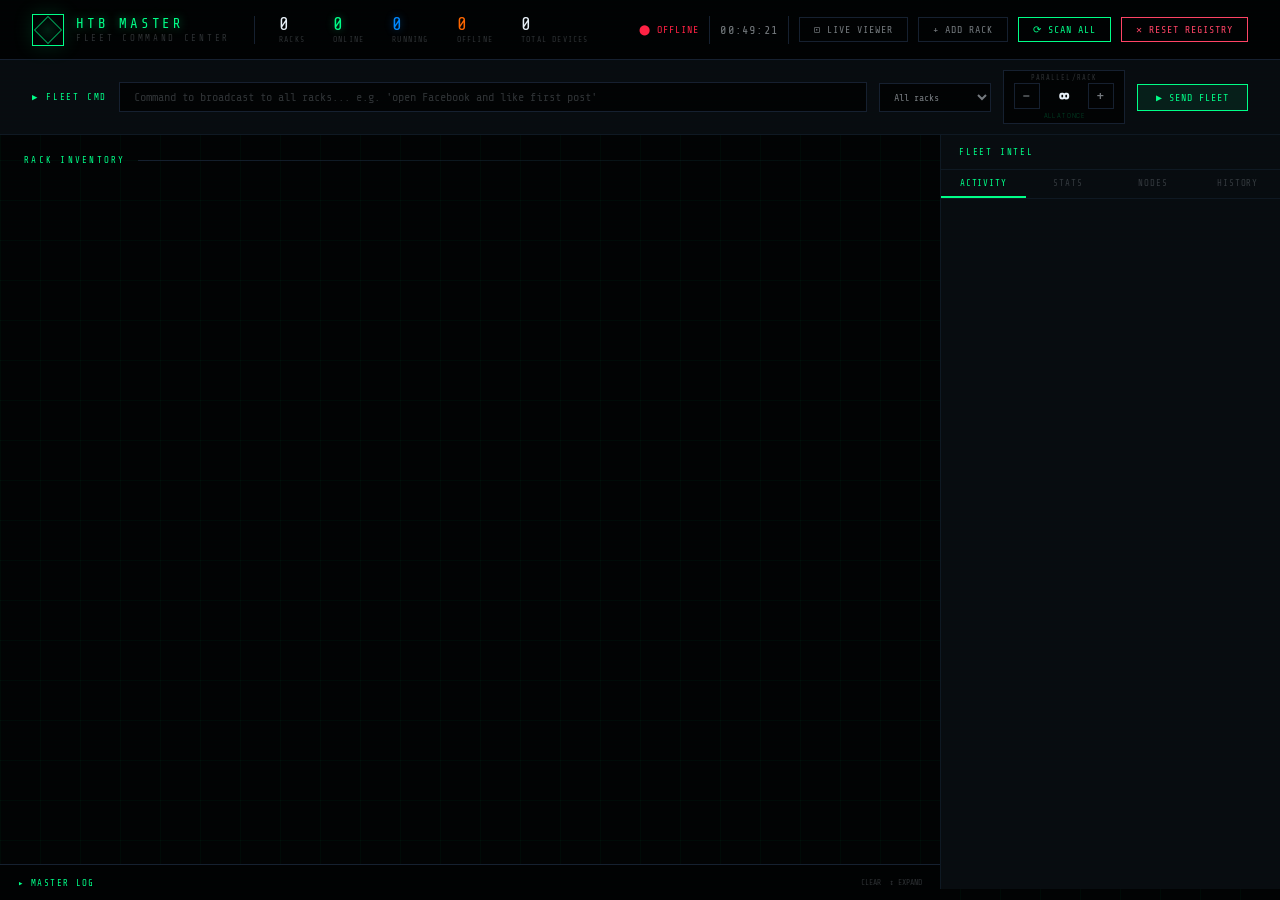
<file: dashboard/master.html>
<!DOCTYPE html>
<html lang="en">
<head>
<meta charset="UTF-8">
<link rel="icon" type="image/png" href="[data-uri]"/>
<meta name="viewport" content="width=device-width, initial-scale=1.0">
<title>HTB MASTER — Fleet Command</title>
<link href="https://fonts.googleapis.com/css2?family=Share+Tech+Mono&family=Rajdhani:wght@300;400;500;600;700&display=swap" rel="stylesheet">
<style>
:root {
  --bg: #020304;
  --surface: #080c10;
  --surface2: #0d1419;
  --border: #0f1923;
  --border2: #162030;
  --accent: #00ff88;
  --accent2: #0088ff;
  --warn: #ff6600;
  --danger: #ff2244;
  --white: #e8f0f8;
  --dim: rgba(232,240,248,0.5);
  --muted: rgba(232,240,248,0.2);
  --faint: rgba(232,240,248,0.04);
  --mono: 'Share Tech Mono', monospace;
  --sans: 'Rajdhani', sans-serif;
  --glow: 0 0 20px rgba(0,255,136,0.15);
  --glow2: 0 0 20px rgba(0,136,255,0.15);
}

* { margin:0; padding:0; box-sizing:border-box; }
body {
  background: var(--bg);
  color: var(--white);
  font-family: var(--sans);
  min-height: 100vh;
  overflow-x: hidden;
}

/* Scanline overlay */
body::before {
  content: '';
  position: fixed;
  inset: 0;
  background: repeating-linear-gradient(0deg, transparent, transparent 3px, rgba(0,255,136,0.008) 3px, rgba(0,255,136,0.008) 4px);
  pointer-events: none;
  z-index: 1000;
}

/* Grid background */
body::after {
  content: '';
  position: fixed;
  inset: 0;
  background-image:
    linear-gradient(rgba(0,255,136,0.03) 1px, transparent 1px),
    linear-gradient(90deg, rgba(0,255,136,0.03) 1px, transparent 1px);
  background-size: 40px 40px;
  pointer-events: none;
  z-index: 0;
}

/* ── Header ── */
.header {
  position: sticky; top: 0; z-index: 100;
  background: rgba(2,3,4,0.97);
  border-bottom: 1px solid var(--border2);
  backdrop-filter: blur(20px);
  padding: 0 32px;
  height: 60px;
  display: flex;
  align-items: center;
  gap: 24px;
}

.logo {
  display: flex;
  align-items: center;
  gap: 12px;
}

.logo-mark {
  width: 32px; height: 32px;
  border: 1px solid var(--accent);
  position: relative;
  box-shadow: var(--glow);
}
.logo-mark::before {
  content: '';
  position: absolute;
  inset: 5px;
  border: 1px solid var(--accent);
  transform: rotate(45deg);
  opacity: 0.6;
}
.logo-mark::after {
  content: '';
  position: absolute;
  inset: 0;
  background: radial-gradient(circle, rgba(0,255,136,0.1), transparent 70%);
}

.logo-text {
  font-family: var(--mono);
  font-size: 14px;
  letter-spacing: .2em;
  color: var(--accent);
  text-shadow: 0 0 10px rgba(0,255,136,0.5);
}

.logo-sub {
  font-family: var(--mono);
  font-size: 9px;
  color: var(--muted);
  letter-spacing: .3em;
  margin-top: 2px;
}

.header-sep { width: 1px; height: 28px; background: var(--border2); }

/* Global stats in header */
.hdr-stats {
  display: flex;
  gap: 28px;
}

.hdr-stat {
  display: flex;
  flex-direction: column;
  gap: 2px;
}

.hdr-stat-val {
  font-family: var(--mono);
  font-size: 18px;
  color: var(--white);
  line-height: 1;
}

.hdr-stat-val.green { color: var(--accent); text-shadow: 0 0 8px rgba(0,255,136,0.4); }
.hdr-stat-val.blue { color: var(--accent2); text-shadow: 0 0 8px rgba(0,136,255,0.4); }
.hdr-stat-val.orange { color: var(--warn); }
.hdr-stat-val.red { color: var(--danger); }

.hdr-stat-label {
  font-family: var(--mono);
  font-size: 8px;
  color: var(--muted);
  letter-spacing: .15em;
  text-transform: uppercase;
}

.hdr-right {
  margin-left: auto;
  display: flex;
  gap: 10px;
  align-items: center;
}

.clock {
  font-family: var(--mono);
  font-size: 12px;
  color: var(--dim);
  letter-spacing: .1em;
}

.btn {
  font-family: var(--mono);
  font-size: 10px;
  padding: 6px 14px;
  border: 1px solid var(--border2);
  background: transparent;
  color: var(--dim);
  cursor: pointer;
  letter-spacing: .1em;
  transition: all .15s;
}
.btn:hover { border-color: var(--accent); color: var(--accent); box-shadow: var(--glow); }
.btn-accent { border-color: var(--accent); color: var(--accent); }
.btn-accent:hover { background: rgba(0,255,136,0.08); }

/* ── Command Bar ── */
.cmd-bar {
  padding: 10px 32px;
  border-bottom: 1px solid var(--border);
  background: var(--surface);
  display: flex;
  gap: 12px;
  align-items: center;
  position: relative;
  z-index: 10;
}

.cmd-label {
  font-family: var(--mono);
  font-size: 9px;
  color: var(--accent);
  letter-spacing: .2em;
  white-space: nowrap;
}

.cmd-input {
  flex: 1;
  background: var(--bg);
  border: 1px solid var(--border2);
  color: var(--white);
  font-family: var(--mono);
  font-size: 12px;
  padding: 7px 14px;
  outline: none;
  transition: border-color .15s, box-shadow .15s;
}
.cmd-input:focus { border-color: var(--accent); box-shadow: var(--glow); }
.cmd-input::placeholder { color: var(--muted); }

.rack-select {
  background: var(--bg);
  border: 1px solid var(--border2);
  color: var(--dim);
  font-family: var(--mono);
  font-size: 10px;
  padding: 7px 10px;
  outline: none;
  cursor: pointer;
}

/* Concurrency */
.rack-sel-btn {
  font-size:8px; padding:3px 10px; margin-left:4px;
  border-color: rgba(255,255,255,.15); color: rgba(255,255,255,.3);
  transition: all .15s;
}
.rack-sel-btn:hover { border-color: var(--accent); color: var(--accent); }
.rack-sel-active { border-color: var(--accent) !important; color: var(--accent) !important; background: rgba(0,255,136,.08) !important; }
.rack.sel { border-color: rgba(0,255,136,.35) !important; box-shadow: 0 0 0 1px rgba(0,255,136,.15); }


/* ── Notifications ─────────────────────────────────────────────────────────── */
.notif-bell{position:relative;cursor:pointer;padding:4px 8px;border:1px solid var(--border2);font-size:13px;transition:all .15s;user-select:none}
.notif-bell:hover{border-color:var(--accent)}
.notif-badge{position:absolute;top:-5px;right:-5px;background:#ff3250;color:#fff;font-size:7px;font-family:var(--mono);width:14px;height:14px;border-radius:50%;display:flex;align-items:center;justify-content:center;display:none}
.notif-badge.visible{display:flex}
.notif-panel{position:fixed;top:54px;right:12px;width:320px;background:#0a0a0a;border:1px solid rgba(0,255,136,.2);z-index:500;display:none;flex-direction:column;box-shadow:0 8px 32px rgba(0,0,0,.6)}
.notif-panel.open{display:flex}
.notif-hdr{padding:8px 12px;border-bottom:1px solid var(--border);display:flex;align-items:center;gap:8px;font-size:8px;color:var(--muted);font-family:var(--mono);letter-spacing:.1em}
.notif-hdr span{flex:1}
.notif-clear{cursor:pointer;color:rgba(0,255,136,.3);font-size:7px}
.notif-clear:hover{color:var(--accent)}
.notif-list{max-height:360px;overflow-y:auto}
.notif-list::-webkit-scrollbar{width:2px}
.notif-list::-webkit-scrollbar-thumb{background:rgba(0,255,136,.15)}
.notif-item{padding:9px 12px;border-bottom:1px solid rgba(255,255,255,.04);display:flex;gap:8px;animation:fadeIn .2s ease}
@keyframes fadeIn{from{opacity:0;transform:translateY(-4px)}to{opacity:1;transform:translateY(0)}}
.notif-dot{width:6px;height:6px;border-radius:50%;flex-shrink:0;margin-top:3px}
.notif-dot.done{background:var(--accent)}
.notif-dot.error{background:#ff3250}
.notif-dot.info{background:#44aaff}
.notif-body{flex:1}
.notif-title{font-size:9px;color:var(--white);font-family:var(--mono)}
.notif-sub{font-size:8px;color:var(--muted);margin-top:1px}
.notif-time{font-size:7px;color:rgba(255,255,255,.15);flex-shrink:0}
.notif-empty{padding:20px;text-align:center;font-size:8px;color:var(--muted)}
.notif-settings{padding:8px 12px;border-top:1px solid var(--border);display:flex;gap:10px;align-items:center;font-size:8px;color:var(--muted);font-family:var(--mono)}
.notif-toggle{display:flex;align-items:center;gap:5px;cursor:pointer}
.ntoggle{width:24px;height:12px;border:1px solid var(--border2);border-radius:6px;position:relative;transition:background .15s}
.ntoggle.on{background:rgba(0,255,136,.2);border-color:var(--accent)}
.ntoggle::after{content:'';position:absolute;width:8px;height:8px;background:rgba(255,255,255,.3);border-radius:50%;top:1px;left:1px;transition:all .15s}
.ntoggle.on::after{left:13px;background:var(--accent)}

/* ── Export button ─────────────────────────────────────────────────────────── */
.export-btn{font-family:var(--mono);font-size:8px;padding:3px 10px;border:1px solid rgba(0,255,136,.2);background:transparent;color:var(--muted);cursor:pointer;letter-spacing:.07em;transition:all .15s}
.export-btn:hover{border-color:var(--accent);color:var(--accent);background:rgba(0,255,136,.05)}

.conc-box {
  display: flex;
  flex-direction: column;
  align-items: center;
  border: 1px solid var(--border2);
  padding: 3px 10px;
  background: var(--bg);
  gap: 1px;
  min-width: 80px;
}
.conc-label { font-family: var(--mono); font-size: 7px; color: var(--muted); letter-spacing: .15em; }
.conc-controls { display: flex; align-items: center; gap: 8px; }
.conc-btn {
  width: 26px; height: 26px;
  border: 1px solid var(--border2);
  background: transparent;
  color: var(--dim);
  font-size: 16px;
  cursor: pointer;
  font-family: var(--mono);
  line-height: 1;
  transition: all .15s;
  display: flex; align-items: center; justify-content: center;
  user-select: none;
  -webkit-user-select: none;
}
.conc-btn:hover { border-color: var(--accent); color: var(--accent); background: rgba(0,255,136,.06); }
.conc-btn:active { background: rgba(0,255,136,.12); }
.conc-val { font-family: var(--mono); font-size: 18px; color: var(--white); min-width: 32px; text-align: center; font-weight: bold; }

.btn-send {
  font-family: var(--mono);
  font-size: 10px;
  padding: 7px 18px;
  border: 1px solid var(--accent);
  background: rgba(0,255,136,0.08);
  color: var(--accent);
  cursor: pointer;
  letter-spacing: .1em;
  transition: all .15s;
}
.btn-send:hover { background: rgba(0,255,136,0.18); box-shadow: var(--glow); }

.btn-stop {
  font-family: var(--mono);
  font-size: 10px;
  padding: 7px 18px;
  border: 1px solid var(--danger);
  background: rgba(255,34,68,0.08);
  color: var(--danger);
  cursor: pointer;
  letter-spacing: .1em;
  display: none;
  animation: stopPulse 1.2s infinite;
}
@keyframes stopPulse {
  0%,100% { box-shadow: none; }
  50% { box-shadow: 0 0 12px rgba(255,34,68,0.4); }
}

/* ── Main layout ── */
.main {
  display: flex;
  height: calc(100vh - 60px - 50px - 36px);
  position: relative;
  z-index: 1;
}

/* ── Rack Grid ── */
.racks-area {
  flex: 1;
  overflow-y: auto;
  padding: 20px 24px;
  display: flex;
  flex-direction: column;
  gap: 16px;
}
.racks-area::-webkit-scrollbar { width: 3px; }
.racks-area::-webkit-scrollbar-thumb { background: var(--border2); }

.section-hdr {
  display: flex;
  align-items: center;
  gap: 12px;
  margin-bottom: 4px;
}
.section-title {
  font-family: var(--mono);
  font-size: 9px;
  color: var(--accent);
  letter-spacing: .25em;
}
.section-line {
  flex: 1;
  height: 1px;
  background: linear-gradient(to right, var(--border2), transparent);
}

/* Rack card */
.rack {
  background: var(--surface);
  border: 1px solid var(--border);
  transition: border-color .2s;
  animation: rackIn .4s ease both;
}
.rack:hover { border-color: var(--border2); }
.rack.sel { border-color: rgba(0,255,136,0.3); box-shadow: 0 0 20px rgba(0,255,136,0.05); }
@keyframes rackIn { from { opacity:0; transform:translateY(8px); } to { opacity:1; transform:translateY(0); } }

.rack-hdr {
  padding: 10px 16px;
  border-bottom: 1px solid var(--border);
  display: flex;
  align-items: center;
  gap: 16px;
  cursor: pointer;
  user-select: none;
}

.rack-id {
  font-family: var(--mono);
  font-size: 11px;
  color: var(--accent);
  letter-spacing: .15em;
  min-width: 70px;
}

.rack-name {
  font-family: var(--sans);
  font-size: 14px;
  font-weight: 600;
  color: var(--white);
  letter-spacing: .05em;
}

.rack-ip {
  font-family: var(--mono);
  font-size: 9px;
  color: var(--muted);
}

.rack-stats {
  display: flex;
  gap: 16px;
  margin-left: auto;
}

.rack-stat {
  display: flex;
  align-items: center;
  gap: 5px;
  font-family: var(--mono);
  font-size: 10px;
}

.rst-dot { width: 6px; height: 6px; border-radius: 50%; flex-shrink: 0; }
.rst-dot.on { background: var(--accent); box-shadow: 0 0 6px rgba(0,255,136,0.6); animation: blink 2s infinite; }
.rst-dot.busy { background: var(--accent2); box-shadow: 0 0 6px rgba(0,136,255,0.6); }
.rst-dot.off { background: #333; }
@keyframes blink { 0%,100%{opacity:1} 50%{opacity:.3} }

.rst-val { color: var(--white); }
.rst-lbl { color: var(--muted); font-size: 9px; }

/* Progress bar in rack header */
.rack-prog-wrap {
  width: 120px;
  height: 3px;
  background: var(--border2);
  border-radius: 2px;
  overflow: hidden;
}
.rack-prog-bar {
  height: 100%;
  background: linear-gradient(to right, var(--accent2), var(--accent));
  border-radius: 2px;
  transition: width .5s ease;
}

.rack-toggle {
  font-family: var(--mono);
  font-size: 10px;
  color: var(--muted);
  margin-left: 8px;
  transition: transform .2s;
}
.rack.expanded .rack-toggle { transform: rotate(180deg); }

/* Device mini-grid inside rack */
.rack-body {
  display: none;
  padding: 12px 16px;
  gap: 8px;
}
.rack.expanded .rack-body { display: flex; flex-wrap: wrap; }

.dev-chip {
  display: flex;
  align-items: center;
  gap: 6px;
  padding: 4px 10px;
  border: 1px solid var(--border);
  background: var(--bg);
  cursor: pointer;
  transition: all .15s;
  min-width: 140px;
}
.dev-chip:hover { border-color: var(--border2); background: var(--surface2); }
.dev-chip.busy { border-color: rgba(0,136,255,0.3); }
.dev-chip.offline { opacity: .4; }

.dev-dot { width: 5px; height: 5px; border-radius: 50%; flex-shrink: 0; }
.dev-dot.online { background: var(--accent); animation: blink 2s infinite; }
.dev-dot.busy { background: var(--accent2); }
.dev-dot.offline { background: #333; }

.dev-name { font-family: var(--mono); font-size: 9px; color: var(--dim); white-space: nowrap; overflow: hidden; text-overflow: ellipsis; max-width: 100px; }
.dev-task { font-family: var(--mono); font-size: 8px; color: var(--muted); white-space: nowrap; overflow: hidden; text-overflow: ellipsis; max-width: 100px; }

/* ── Side Panel ── */
.side {
  width: 340px;
  border-left: 1px solid var(--border);
  background: var(--surface);
  display: flex;
  flex-direction: column;
  flex-shrink: 0;
}

.side-hdr {
  padding: 12px 18px;
  border-bottom: 1px solid var(--border);
  display: flex;
  align-items: center;
  justify-content: space-between;
}
.side-title { font-family: var(--mono); font-size: 9px; color: var(--accent); letter-spacing: .2em; }

.side-tabs {
  display: flex;
  border-bottom: 1px solid var(--border);
}
.side-tab {
  flex: 1;
  padding: 8px;
  font-family: var(--mono);
  font-size: 9px;
  color: var(--muted);
  background: transparent;
  border: none;
  cursor: pointer;
  letter-spacing: .1em;
  border-bottom: 2px solid transparent;
  transition: all .15s;
}
.side-tab.active { color: var(--accent); border-bottom-color: var(--accent); }
.side-tab:hover { color: var(--dim); }

.side-content { flex: 1; overflow-y: auto; }
.side-content::-webkit-scrollbar { width: 2px; }
.side-content::-webkit-scrollbar-thumb { background: var(--border2); }

/* Activity feed */
.feed-entry {
  padding: 8px 18px;
  border-bottom: 1px solid var(--border);
  display: flex;
  gap: 10px;
  align-items: flex-start;
  animation: feedIn .2s ease;
}
@keyframes feedIn { from { opacity:0; transform:translateX(-4px); } to { opacity:1; transform:translateX(0); } }

.feed-dot { width: 6px; height: 6px; border-radius: 50%; margin-top: 4px; flex-shrink: 0; }
.feed-dot.success { background: var(--accent); }
.feed-dot.running { background: var(--accent2); animation: blink 1s infinite; }
.feed-dot.error { background: var(--danger); }
.feed-dot.info { background: var(--muted); }

.feed-body { flex: 1; }
.feed-rack { font-family: var(--mono); font-size: 8px; color: var(--accent); letter-spacing: .1em; }
.feed-msg { font-family: var(--mono); font-size: 10px; color: var(--dim); word-break: break-word; line-height: 1.5; }
.feed-time { font-family: var(--mono); font-size: 8px; color: var(--muted); margin-top: 2px; }

/* Stats tab */
.hist-table { width:100%; border-collapse:collapse; font-size:8px; }
.hist-table th { padding:5px 8px; text-align:left; color:var(--muted); border-bottom:1px solid var(--border); font-family:var(--mono); letter-spacing:.1em; font-weight:normal; }
.hist-table td { padding:5px 8px; border-bottom:1px solid rgba(255,255,255,.04); font-family:var(--mono); vertical-align:top; }
.hist-table tr:hover td { background:rgba(255,255,255,.02); }
.h-status { display:inline-block; padding:1px 5px; font-size:7px; border-radius:2px; }
.h-status.done    { background:rgba(0,255,136,.12); color:var(--accent); }
.h-status.error   { background:rgba(255,50,80,.12); color:#ff3250; }
.h-status.running { background:rgba(0,170,255,.12); color:#44aaff; animation:pulse 1s infinite; }
.hist-filters { display:flex; gap:6px; padding:8px 12px; border-bottom:1px solid var(--border); flex-wrap:wrap; align-items:center; }
.hist-filter-btn { font-size:7px; padding:2px 8px; border:1px solid var(--border2); background:transparent; color:var(--muted); cursor:pointer; font-family:var(--mono); }
.hist-filter-btn.active { border-color:var(--accent); color:var(--accent); }
.hist-stats-row { display:flex; gap:0; border-bottom:1px solid var(--border); }
.hsr { flex:1; padding:8px; text-align:center; border-right:1px solid var(--border); }
.hsr:last-child { border-right:none; }
.hsr-val { font-family:var(--mono); font-size:16px; color:var(--white); }
.hsr-val.green { color:var(--accent); }
.hsr-val.red   { color:#ff3250; }
.hsr-val.blue  { color:#44aaff; }
.hsr-label { font-size:6px; color:var(--muted); letter-spacing:.1em; margin-top:1px; }

.stat-grid {
  padding: 16px 18px;
  display: grid;
  grid-template-columns: 1fr 1fr;
  gap: 8px;
}
.stat-card {
  background: var(--bg);
  border: 1px solid var(--border);
  padding: 10px 12px;
}
.stat-card-val { font-family: var(--mono); font-size: 22px; color: var(--white); }
.stat-card-val.green { color: var(--accent); }
.stat-card-val.blue { color: var(--accent2); }
.stat-card-val.orange { color: var(--warn); }
.stat-card-label { font-family: var(--mono); font-size: 8px; color: var(--muted); letter-spacing: .12em; margin-top: 4px; }

.rack-breakdown {
  padding: 0 18px 16px;
}
.rack-row {
  display: flex;
  align-items: center;
  gap: 10px;
  padding: 6px 0;
  border-bottom: 1px solid var(--border);
}
.rack-row-id { font-family: var(--mono); font-size: 9px; color: var(--accent); min-width: 55px; }
.rack-row-bar-wrap { flex: 1; height: 4px; background: var(--border2); border-radius: 2px; overflow: hidden; }
.rack-row-bar { height: 100%; background: linear-gradient(to right, var(--accent2), var(--accent)); border-radius: 2px; transition: width .5s ease; }
.rack-row-pct { font-family: var(--mono); font-size: 9px; color: var(--dim); min-width: 36px; text-align: right; }

/* ── Log Panel ── */
.log-panel {
  position: fixed; bottom: 0; left: 0; right: 340px;
  background: rgba(2,3,4,0.98);
  border-top: 1px solid var(--border2);
  z-index: 200;
  transition: height .2s ease;
  display: flex;
  flex-direction: column;
}
.log-panel.collapsed { height: 36px; }
.log-panel.expanded { height: 200px; }
.log-hdr {
  height: 36px; padding: 0 18px;
  display: flex; align-items: center; gap: 12px;
  cursor: pointer; flex-shrink: 0;
  border-bottom: 1px solid var(--border);
}
.log-title { font-family: var(--mono); font-size: 9px; color: var(--accent); letter-spacing: .15em; }
.log-count {
  font-family: var(--mono); font-size: 8px;
  background: var(--accent); color: var(--bg);
  padding: 1px 6px; border-radius: 2px; min-width: 18px; text-align: center;
}
.log-count.hidden { display: none; }
.log-btns { margin-left: auto; display: flex; gap: 8px; }
.log-btn { font-family: var(--mono); font-size: 8px; color: var(--muted); background: transparent; border: none; cursor: pointer; }
.log-btn:hover { color: var(--accent); }
.log-body { flex: 1; overflow-y: auto; padding: 6px 18px; }
.log-body::-webkit-scrollbar { width: 2px; }
.log-body::-webkit-scrollbar-thumb { background: var(--border2); }
.log-entry {
  font-family: var(--mono); font-size: 10px; line-height: 1.7;
  display: flex; gap: 10px;
  border-bottom: 1px solid rgba(0,255,136,0.03);
  padding: 1px 0;
}
.log-time { color: var(--muted); flex-shrink: 0; font-size: 9px; }
.log-rack { color: var(--accent); flex-shrink: 0; font-size: 9px; min-width: 55px; }
.log-msg { color: rgba(232,240,248,0.5); word-break: break-all; }
.log-msg.err { color: var(--danger); }
.log-msg.ok { color: var(--accent); }

.toast {
  position: fixed; bottom: 44px; left: 50%;
  transform: translateX(-50%) translateY(10px);
  background: var(--accent); color: var(--bg);
  font-family: var(--mono); font-size: 11px;
  padding: 8px 18px; opacity: 0;
  transition: all .25s ease; pointer-events: none; z-index: 9999;
  letter-spacing: .05em;
}
.toast.show { opacity: 1; transform: translateX(-50%) translateY(0); }
</style>
</head>
<body>

<!-- ── Header ── -->
<div class="header">
  <div class="logo">
    <div class="logo-mark"></div>
    <div>
      <div class="logo-text">HTB MASTER</div>
      <div class="logo-sub">FLEET COMMAND CENTER</div>
    </div>
  </div>
  <div class="header-sep"></div>
  <div class="hdr-stats">
    <div class="hdr-stat">
      <div class="hdr-stat-val" id="totalRacks">0</div>
      <div class="hdr-stat-label">RACKS</div>
    </div>
    <div class="hdr-stat">
      <div class="hdr-stat-val green" id="totalOnline">0</div>
      <div class="hdr-stat-label">ONLINE</div>
    </div>
    <div class="hdr-stat">
      <div class="hdr-stat-val blue" id="totalBusy">0</div>
      <div class="hdr-stat-label">RUNNING</div>
    </div>
    <div class="hdr-stat">
      <div class="hdr-stat-val orange" id="totalOffline">0</div>
      <div class="hdr-stat-label">OFFLINE</div>
    </div>
    <div class="hdr-stat">
      <div class="hdr-stat-val" id="totalDevices">0</div>
      <div class="hdr-stat-label">TOTAL DEVICES</div>
    </div>
  </div>
  <div class="hdr-right">
    <span id="wsIndicator" style="font-family:var(--mono);font-size:10px;color:var(--danger);letter-spacing:.1em">⬤ OFFLINE</span>
    <div class="header-sep"></div>
    <div class="clock" id="clock">--:--:--</div>
    <div class="header-sep"></div>
    <button class="btn" onclick="window.open('/viewer','_blank')">⊡ LIVE VIEWER</button>
    <button class="btn" onclick="addRack()">+ ADD RACK</button>
    <button class="btn btn-accent" onclick="scanAll()">⟳ SCAN ALL</button>
    <button class="btn" onclick="resetRegistry()" style="border-color:#ff4466;color:#ff4466" title="Clear all registered nodes">✕ RESET REGISTRY</button>
  </div>
</div>

<!-- ── Command Bar ── -->
<div class="cmd-bar">
  <span class="cmd-label">▶ FLEET CMD</span>
  <input class="cmd-input" id="cmdInput" placeholder="Command to broadcast to all racks... e.g. 'open Facebook and like first post'" onkeydown="if(event.key==='Enter')sendFleet()"/>
  <select class="rack-select" id="rackTarget" onchange="onTargetChange()">
    <option value="all">All racks</option>
    <option value="online">Online only</option>
    <option value="selected">Selected racks</option>
  </select>
  <div id="selHint" style="display:none;font-size:8px;color:var(--accent);font-family:var(--mono);letter-spacing:.08em;white-space:nowrap">
    <span id="selCount">0</span> racks selected
    <span style="color:rgba(0,255,136,.3);cursor:pointer;margin-left:6px" onclick="clearSelection()">✕ clear</span>
  </div>
  <div class="conc-box">
    <div class="conc-label">PARALLEL/RACK</div>
    <div class="conc-controls">
      <button class="conc-btn" onmousedown="event.preventDefault();adjConc(-1)" type="button">−</button>
      <div class="conc-val" id="concVal">∞</div>
      <button class="conc-btn" onmousedown="event.preventDefault();adjConc(1)" type="button">+</button>
    </div>
    <div id="concHint" style="font-size:7px;color:rgba(0,255,136,.3);text-align:center;margin-top:1px;letter-spacing:.05em">ALL AT ONCE</div>
  </div>
  <button class="btn-send" id="btnSend" onclick="sendFleet()">▶ SEND FLEET</button>
  <button class="btn-stop" id="btnStop" onclick="stopFleet()">⏹ STOP ALL</button>
</div>

<!-- ── Main ── -->
<div class="main">

  <!-- Racks area -->
  <div class="racks-area" id="racksArea">
    <div class="section-hdr">
      <span class="section-title">RACK INVENTORY</span>
      <div class="section-line"></div>
    </div>
    <!-- Racks rendered here -->
  </div>

  <!-- Side Panel -->
  <div class="side">
    <div class="side-hdr">
      <span class="side-title">FLEET INTEL</span>
    </div>
    <div class="side-tabs">
      <button class="side-tab active" onclick="switchTab('feed')">ACTIVITY</button>
      <button class="side-tab" onclick="switchTab('stats')">STATS</button>
      <button class="side-tab" onclick="switchTab('nodes')">NODES</button>
      <button class="side-tab" onclick="switchTab('history')">HISTORY</button>
    </div>
    <div class="side-content" id="sideContent">
      <!-- Feed tab -->
      <div id="tabFeed"></div>
    </div>
  </div>
</div>

<!-- ── Log Panel ── -->
<div class="log-panel collapsed" id="logPanel">
  <div class="log-hdr" onclick="toggleLog()">
    <span class="log-title">▸ MASTER LOG</span>
    <span class="log-count hidden" id="logCount">0</span>
    <div class="log-btns" onclick="event.stopPropagation()">
      <button class="log-btn" onclick="clearLog()">CLEAR</button>
      <button class="log-btn" id="logToggleBtn" onclick="toggleLog()">↕ EXPAND</button>
    </div>
  </div>
  <div class="log-body" id="logBody"></div>
</div>

<div class="toast" id="toast"></div>

<script>

// ── Real WebSocket to Master Server ──────────────────────────────────────────
let masterWs = null;
let wsConnected = false;

function initWS() {
  try {
    masterWs = new WebSocket(`ws://${location.host}/ws`);

    masterWs.onopen = () => {
      wsConnected = true;
      document.getElementById('wsIndicator').textContent = '⬤ MASTER ONLINE';
      document.getElementById('wsIndicator').style.color = 'var(--accent)';
      addFeed('success', 'MASTER', '⬤ Connected to master server');
    };

    masterWs.onclose = () => {
      wsConnected = false;
      document.getElementById('wsIndicator').textContent = '⬤ OFFLINE';
      document.getElementById('wsIndicator').style.color = 'var(--danger)';
      setTimeout(initWS, 3000);
    };

    masterWs.onmessage = (e) => {
      const msg = JSON.parse(e.data);
      if (msg.type === 'init' || msg.type === 'nodes_update') {
        // Rebuild racks from server nodes
        const serverNodes = msg.nodes || [];
        serverNodes.forEach(node => {
          const existing = racks[node.id] || {};
          racks[node.id] = {
            ...existing,
            id: node.id,
            name: node.name,
            ip: node.ip,
            port: node.port,
            status: node.status === 'online' ? 'connected' : 'disconnected',
            hostname: node.hostname,
            last_seen: node.last_seen,
            devices: existing.devices || {},
            selected: existing.selected || false,
            expanded: existing.expanded || false,
          };
          // Update device count placeholder
          if (node.devices > 0 && Object.keys(racks[node.id].devices).length === 0) {
            for (let i = 0; i < node.devices; i++) {
              const s = `${node.id}-DEV-${String(i+1).padStart(3,'0')}`;
              racks[node.id].devices[s] = { serial: s, name: `Device #${i+1}`, status: 'online', task: 'idle', progress: 0 };
            }
          }
        });
        renderAll();
      } else if (msg.type === 'node_registered') {
        addFeed('success', msg.node.id, `✓ New node online: ${msg.node.hostname}`);
      } else if (msg.type === 'device_update') {
        const rack = racks[msg.node_id];
        if (rack && msg.serial) {
          rack.devices[msg.serial] = { ...(rack.devices[msg.serial]||{serial:msg.serial}), ...msg };
          renderAll();
        }
      } else if (msg.type === 'task_complete') {
        const rack = racks[msg.node_id];
        const devName = rack?.devices?.[msg.serial]?.name || msg.serial || 'device';
        if (rack && msg.serial) {
          rack.devices[msg.serial] = { ...(rack.devices[msg.serial]||{}), status:'online', task:'idle', progress:0 };
          renderAll();
        }
        addFeed('success', msg.node_id||'NODE', `✓ ${devName} — task complete`);
        pushNotif('done', `✓ Task complete`, `${msg.node_id} · ${devName}`);
        checkFleetDone();
      } else if (msg.type === 'task_error') {
        const rack = racks[msg.node_id];
        const devName = rack?.devices?.[msg.serial]?.name || msg.serial || 'device';
        if (rack && msg.serial) {
          rack.devices[msg.serial] = { ...(rack.devices[msg.serial]||{}), status:'online', task:'idle', progress:0 };
          renderAll();
        }
        addFeed('error', msg.node_id||'NODE', `✗ ${devName} — ${msg.error||'error'}`);
        pushNotif('error', `✗ Task failed`, `${msg.node_id} · ${devName}: ${(msg.error||'').slice(0,60)}`);
      } else if (msg.type === 'device_connected') {
        const rack = racks[msg.node_id];
        if (rack && msg.serial) {
          rack.devices[msg.serial] = { serial:msg.serial, name:msg.name||msg.serial, status:'online', task:'idle', progress:0 };
          renderAll();
        }
        addFeed('success', msg.node_id||'NODE', `⬆ ${msg.serial} connected`);
      } else if (msg.type === 'device_disconnected') {
        const rack = racks[msg.node_id];
        if (rack && msg.serial) {
          if (rack.devices[msg.serial]) rack.devices[msg.serial].status = 'offline';
          renderAll();
        }
        addFeed('error', msg.node_id||'NODE', `⬇ ${msg.serial} disconnected`);
      } else if (msg.type === 'fleet_started') {
        addFeed('running', 'MASTER', `▶ Fleet: "${msg.task}" → ${msg.nodes} nodes / ${msg.devices} devices`);
        setBroadcastActive(true);
      } else if (msg.type === 'fleet_stopped') {
        addFeed('info', 'MASTER', '⏹ Fleet stopped');
        setBroadcastActive(false);
      }
    };
  } catch(e) {
    console.log('WS connection failed — retrying...');
  }
}

// ── Notifications ────────────────────────────────────────────────────────────
let notifs = [];
let notifSoundOn = true;
let notifVisualOn = true;
let notifPanelOpen = false;
let fleetTasksTotal = 0;
let fleetTasksDone  = 0;

function pushNotif(type, title, sub) {
  const n = { type, title, sub, time: now(), id: Date.now() };
  notifs.unshift(n);
  if (notifs.length > 50) notifs.pop();
  renderNotifList();
  updateNotifBadge();
  if (notifVisualOn) flashNotif(type, title, sub);
  if (notifSoundOn)  playSound(type);
}

function flashNotif(type, title, sub) {
  const el = document.createElement('div');
  const color = type === 'error' ? '#ff3250' : type === 'done' ? '#00ff88' : '#44aaff';
  el.style.cssText = `position:fixed;bottom:24px;right:24px;background:#0a0a0a;border:1px solid ${color};
    color:${color};font-family:var(--mono);font-size:9px;padding:10px 16px;z-index:9999;
    box-shadow:0 0 20px ${color}33;animation:fadeIn .2s ease;max-width:280px;line-height:1.5`;
  el.innerHTML = `<div style="font-size:10px;margin-bottom:2px">${esc(title)}</div><div style="opacity:.6;font-size:8px">${esc(sub)}</div>`;
  document.body.appendChild(el);
  setTimeout(() => { el.style.transition='opacity .4s'; el.style.opacity='0'; setTimeout(()=>el.remove(),400); }, 3500);
}

function playSound(type) {
  try {
    const ctx = new (window.AudioContext || window.webkitAudioContext)();
    const osc = ctx.createOscillator();
    const gain = ctx.createGain();
    osc.connect(gain); gain.connect(ctx.destination);
    if (type === 'error') {
      osc.frequency.setValueAtTime(220, ctx.currentTime);
      osc.frequency.setValueAtTime(180, ctx.currentTime + 0.1);
      gain.gain.setValueAtTime(0.15, ctx.currentTime);
      gain.gain.exponentialRampToValueAtTime(0.001, ctx.currentTime + 0.3);
      osc.start(); osc.stop(ctx.currentTime + 0.3);
    } else {
      osc.frequency.setValueAtTime(523, ctx.currentTime);
      osc.frequency.setValueAtTime(659, ctx.currentTime + 0.1);
      gain.gain.setValueAtTime(0.1, ctx.currentTime);
      gain.gain.exponentialRampToValueAtTime(0.001, ctx.currentTime + 0.25);
      osc.start(); osc.stop(ctx.currentTime + 0.25);
    }
  } catch(e) {}
}

function checkFleetDone() {
  const busy = Object.values(racks).flatMap(r=>Object.values(r.devices)).filter(d=>d.status==='busy').length;
  if (fleetActive && busy === 0) {
    pushNotif('done', '✓ Fleet complete', `All tasks finished`);
    setBroadcastActive(false);
  }
}

function renderNotifList() {
  const list = document.getElementById('notifList');
  if (!list) return;
  if (!notifs.length) { list.innerHTML = '<div class="notif-empty">No notifications yet</div>'; return; }
  list.innerHTML = notifs.map(n => `
    <div class="notif-item">
      <div class="notif-dot ${n.type}"></div>
      <div class="notif-body">
        <div class="notif-title">${esc(n.title)}</div>
        <div class="notif-sub">${esc(n.sub)}</div>
      </div>
      <div class="notif-time">${n.time}</div>
    </div>`).join('');
}

function updateNotifBadge() {
  if (notifPanelOpen) return;
  const badge = document.getElementById('notifBadge');
  if (badge) { badge.textContent = notifs.length; badge.classList.toggle('visible', notifs.length > 0); }
}

function toggleNotifPanel() {
  notifPanelOpen = !notifPanelOpen;
  document.getElementById('notifPanel').classList.toggle('open', notifPanelOpen);
  if (notifPanelOpen) {
    const badge = document.getElementById('notifBadge');
    if (badge) badge.classList.remove('visible');
  }
}

function clearNotifs() { notifs = []; renderNotifList(); updateNotifBadge(); }

function toggleNotifSound() {
  notifSoundOn = !notifSoundOn;
  document.getElementById('soundToggle').classList.toggle('on', notifSoundOn);
  document.getElementById('soundLabel').textContent = notifSoundOn ? 'SOUND ON' : 'SOUND OFF';
}

function toggleNotifVisual() {
  notifVisualOn = !notifVisualOn;
  document.getElementById('visualToggle').classList.toggle('on', notifVisualOn);
  document.getElementById('visualLabel').textContent = notifVisualOn ? 'VISUAL ON' : 'VISUAL OFF';
}

// Close notif panel on outside click
document.addEventListener('click', e => {
  if (!e.target.closest('.notif-bell') && !e.target.closest('.notif-panel')) {
    notifPanelOpen = false;
    document.getElementById('notifPanel')?.classList.remove('open');
  }
});

// ── Export CSV ────────────────────────────────────────────────────────────────
async function exportHistory() {
  try {
    const r = await fetch('/api/history?limit=10000', {credentials:'include'});
    const data = await r.json();
    const rows = data.history || [];
    if (!rows.length) { toast('No history to export'); return; }

    const headers = ['ID','TIMESTAMP','RACK','SERIAL','DEVICE','TASK','STATUS','DURATION_SEC','ERROR'];
    const csv = [
      headers.join(','),
      ...rows.map(h => [
        h.id, `"${h.ts||''}"`, `"${h.node_id||''}"`, `"${h.serial||''}"`,
        `"${(h.device||'').replace(/"/g,'""')}"`,
        `"${(h.task||'').replace(/"/g,'""')}"`,
        h.status, h.duration||'', `"${(h.error||'').replace(/"/g,'""')}"`
      ].join(','))
    ].join('\n');

    const blob = new Blob([csv], {type:'text/csv'});
    const url = URL.createObjectURL(blob);
    const a = document.createElement('a');
    a.href = url;
    a.download = `htb-history-${new Date().toISOString().slice(0,10)}.csv`;
    a.click();
    URL.revokeObjectURL(url);
    toast(`✓ Exported ${rows.length} records`);
  } catch(e) {
    toast('✗ Export failed: ' + e.message);
  }
}

// ── State ────────────────────────────────────────────────────────────────────
let racks = {};         // rackId → { id, name, ip, port, ws, devices, status, selected }
let concurrencyVal = 0;
let fleetActive = false;
let activeTab = 'feed';
let feedEntries = [];
let logEntries = [];
let logOpen = false;
let unreadLogs = 0;

// ── Demo data (replace with real WS connections) ──────────────────────────────


// ── Render ────────────────────────────────────────────────────────────────────
function renderAll() {
  const rackList = Object.values(racks);
  // Update header stats
  let online=0, busy=0, offline=0, total=0;
  rackList.forEach(r => {
    Object.values(r.devices).forEach(d => {
      total++;
      if (d.status==='online') online++;
      else if (d.status==='busy') busy++;
      else offline++;
    });
  });
  document.getElementById('totalRacks').textContent = rackList.length;
  document.getElementById('totalOnline').textContent = online;
  document.getElementById('totalBusy').textContent = busy;
  document.getElementById('totalOffline').textContent = offline;
  document.getElementById('totalDevices').textContent = total;

  // Render rack cards
  const area = document.getElementById('racksArea');
  const hdr = area.querySelector('.section-hdr');
  area.innerHTML = '';
  area.appendChild(hdr);

  rackList.forEach((rack, idx) => {
    const devList = Object.values(rack.devices);
    const rOnline = devList.filter(d=>d.status==='online').length;
    const rBusy   = devList.filter(d=>d.status==='busy').length;
    const rOff    = devList.filter(d=>d.status==='offline').length;
    const rProg   = devList.length > 0 ? Math.round((rBusy / devList.length) * 100) : 0;
    const isExp   = rack.expanded;

    const card = document.createElement('div');
    card.className = `rack${rack.selected?' sel':''}${isExp?' expanded':''}`;
    card.style.animationDelay = `${idx*0.04}s`;
    card.innerHTML = `
      <div class="rack-hdr" onclick="toggleRack('${rack.id}')">
        <span class="rack-id">${rack.id}</span>
        <div>
          <div class="rack-name">${rack.name}</div>
          <div class="rack-ip">${rack.ip}:${rack.port}</div>
        </div>
        <div class="rack-stats">
          <div class="rack-stat"><div class="rst-dot on"></div><span class="rst-val">${rOnline}</span><span class="rst-lbl">online</span></div>
          <div class="rack-stat"><div class="rst-dot busy"></div><span class="rst-val">${rBusy}</span><span class="rst-lbl">busy</span></div>
          <div class="rack-stat"><div class="rst-dot off"></div><span class="rst-val">${rOff}</span><span class="rst-lbl">off</span></div>
        </div>
        <div class="rack-prog-wrap">
          <div class="rack-prog-bar" style="width:${rProg}%"></div>
        </div>
        <button class="btn rack-sel-btn${rack.selected?' rack-sel-active':''}" onclick="event.stopPropagation();selectRack('${rack.id}')" title="Include in fleet command">
          ${rack.selected ? '☑ SELECTED' : '☐ SELECT'}
        </button>
        <button class="btn rack-sel-btn" onclick="event.stopPropagation();deleteRack('${rack.id}')" title="Remove this rack" style="border-color:var(--danger);color:var(--danger)">
          ✕ REMOVE
        </button>
        <span class="rack-toggle">▼</span>
      </div>
      <div class="rack-body">
        ${devList.map(d => `
          <div class="dev-chip ${d.status}" title="${d.serial}">
            <div class="dev-dot ${d.status}"></div>
            <div>
              <div class="dev-name">${d.name}</div>
              <div class="dev-task">${d.status==='busy' ? '▶ '+d.task : '— idle'}</div>
            </div>
          </div>`).join('')}
      </div>`;
    area.appendChild(card);
  });

  if (activeTab === 'stats') renderStats();
  if (activeTab === 'nodes') renderNodes();
}

function toggleRack(id) {
  racks[id].expanded = !racks[id].expanded;
  renderAll();
}

function selectRack(id) {
  racks[id].selected = !racks[id].selected;
  renderAll();
  updateSelCount();
  const sel = Object.values(racks).filter(r=>r.selected).length;
  // Auto-switch dropdown to "selected" when user picks racks
  if (sel > 0) {
    document.getElementById('rackTarget').value = 'selected';
    onTargetChange();
    toast(`${sel} rack${sel>1?'s':''} selected`);
  } else {
    document.getElementById('rackTarget').value = 'all';
    onTargetChange();
  }
}

// ── Tabs ──────────────────────────────────────────────────────────────────────
function switchTab(tab) {
  activeTab = tab;
  document.querySelectorAll('.side-tab').forEach(t => {
    t.classList.toggle('active', t.textContent.toLowerCase().startsWith(tab));
  });
  const c = document.getElementById('sideContent');
  if (tab==='feed') {
    c.innerHTML = '<div id="tabFeed"></div>';
    feedEntries.slice(-50).forEach(e => appendFeedDOM(e));
  } else if (tab==='stats') {
    renderStats();
  } else if (tab==='history') {
    renderHistory();
  } else {
    renderNodes();
  }
}

function renderStats() {
  const devs = Object.values(racks).flatMap(r=>Object.values(r.devices));
  const online = devs.filter(d=>d.status==='online').length;
  const busy   = devs.filter(d=>d.status==='busy').length;
  const off    = devs.filter(d=>d.status==='offline').length;
  const total  = devs.length;
  const c = document.getElementById('sideContent');
  c.innerHTML = `
    <div class="stat-grid">
      <div class="stat-card"><div class="stat-card-val">${total}</div><div class="stat-card-label">TOTAL DEVICES</div></div>
      <div class="stat-card"><div class="stat-card-val green">${online}</div><div class="stat-card-label">ONLINE</div></div>
      <div class="stat-card"><div class="stat-card-val blue">${busy}</div><div class="stat-card-label">RUNNING</div></div>
      <div class="stat-card"><div class="stat-card-val orange">${off}</div><div class="stat-card-label">OFFLINE</div></div>
      <div class="stat-card"><div class="stat-card-val">${Object.keys(racks).length}</div><div class="stat-card-label">RACKS</div></div>
      <div class="stat-card"><div class="stat-card-val green">${total>0?Math.round(online/total*100):0}%</div><div class="stat-card-label">AVAILABILITY</div></div>
    </div>
    <div style="padding:0 18px 8px;font-family:var(--mono);font-size:8px;color:var(--accent);letter-spacing:.2em;">RACK BREAKDOWN</div>
    <div class="rack-breakdown">
      ${Object.values(racks).map(r=>{
        const d=Object.values(r.devices);
        const pct=d.length?Math.round(d.filter(x=>x.status!=='offline').length/d.length*100):0;
        return `<div class="rack-row">
          <span class="rack-row-id">${r.id}</span>
          <div class="rack-row-bar-wrap"><div class="rack-row-bar" style="width:${pct}%"></div></div>
          <span class="rack-row-pct">${pct}%</span>
        </div>`;
      }).join('')}
    </div>`;
}

let histFilter = 'all';

async function renderHistory() {
  const c = document.getElementById('sideContent');
  c.innerHTML = `
    <div class="hist-stats-row" id="histStatsRow">
      <div class="hsr"><div class="hsr-val" id="hTotal">—</div><div class="hsr-label">TOTAL</div></div>
      <div class="hsr"><div class="hsr-val green" id="hDone">—</div><div class="hsr-label">DONE</div></div>
      <div class="hsr"><div class="hsr-val red" id="hErr">—</div><div class="hsr-label">ERRORS</div></div>
      <div class="hsr"><div class="hsr-val blue" id="hAvg">—</div><div class="hsr-label">AVG SEC</div></div>
    </div>
    <div class="hist-filters">
      <button class="hist-filter-btn ${histFilter==='all'?'active':''}" onclick="setHistFilter('all')">ALL</button>
      <button class="hist-filter-btn ${histFilter==='done'?'active':''}" onclick="setHistFilter('done')">DONE</button>
      <button class="hist-filter-btn ${histFilter==='error'?'active':''}" onclick="setHistFilter('error')">ERRORS</button>
      <button class="hist-filter-btn ${histFilter==='running'?'active':''}" onclick="setHistFilter('running')">RUNNING</button>
      <button class="export-btn" style="margin-left:auto" onclick="exportHistory()">⬇ EXPORT CSV</button>
      <button class="hist-filter-btn" style="border-color:#ff4466;color:#ff4466" onclick="clearHistory()">✕ CLEAR</button>
    </div>
    <div style="display:flex;gap:6px;padding:6px 12px;border-bottom:1px solid var(--border);align-items:center">
      <span style="font-size:7px;color:var(--muted);font-family:var(--mono);letter-spacing:.1em">DEVICE</span>
      <input id="histDeviceFilter" type="text" placeholder="serial or name..." 
        style="flex:1;background:transparent;border:1px solid var(--border2);color:var(--white);font-family:var(--mono);font-size:8px;padding:3px 7px;outline:none"
        oninput="loadHistory()" />
      <span style="font-size:7px;color:var(--muted);font-family:var(--mono);letter-spacing:.1em">RACK</span>
      <select id="histRackFilter" onchange="loadHistory()"
        style="background:#111;border:1px solid var(--border2);color:var(--white);font-family:var(--mono);font-size:8px;padding:3px 7px;outline:none">
        <option value="">All racks</option>
        ${Object.values(racks).map(r=>`<option value="${r.id}">${r.id}</option>`).join('')}
      </select>
      <button class="hist-filter-btn" onclick="clearHistFilters()">RESET</button>
    </div>
    <div id="histTableWrap" style="overflow-y:auto;flex:1">
      <table class="hist-table">
        <thead><tr>
          <th>TIME</th><th>RACK</th><th>DEVICE</th><th>TASK</th><th>STATUS</th><th>SEC</th>
        </tr></thead>
        <tbody id="histBody"><tr><td colspan="6" style="text-align:center;padding:20px;color:var(--muted)">Loading...</td></tr></tbody>
      </table>
    </div>`;
  await loadHistory();
}

async function loadHistory() {
  try {
    const deviceF = document.getElementById('histDeviceFilter')?.value?.trim() || '';
    const rackF   = document.getElementById('histRackFilter')?.value || '';
    let url = `/api/history?limit=200`;
    if (histFilter !== 'all') url += `&status=${histFilter}`;
    if (deviceF) url += `&serial=${encodeURIComponent(deviceF)}`;
    if (rackF)   url += `&node_id=${encodeURIComponent(rackF)}`;
    const [hist, stats] = await Promise.all([
      fetch(url, {credentials:'include'}).then(r=>r.json()),
      fetch('/api/history/stats', {credentials:'include'}).then(r=>r.json())
    ]);

    // Stats row
    const el = id => document.getElementById(id);
    if (el('hTotal')) el('hTotal').textContent = stats.total || 0;
    if (el('hDone'))  el('hDone').textContent  = stats.done  || 0;
    if (el('hErr'))   el('hErr').textContent   = stats.errors || 0;
    if (el('hAvg'))   el('hAvg').textContent   = stats.avg_duration || 0;

    // Table
    const tbody = el('histBody');
    if (!tbody) return;
    if (!hist.history?.length) {
      tbody.innerHTML = '<tr><td colspan="6" style="text-align:center;padding:20px;color:var(--muted)">No history yet</td></tr>';
      return;
    }
    tbody.innerHTML = hist.history.map(h => {
      const t = h.ts ? h.ts.slice(11,19) : '—';
      const task = (h.task || '').slice(0,28) + ((h.task||'').length>28?'…':'');
      const dev  = (h.device || h.serial || '').slice(0,12);
      const dur  = h.duration != null ? h.duration+'s' : '—';
      const err  = h.error ? ` title="${esc(h.error)}"` : '';
      return `<tr${err}>
        <td style="color:var(--muted)">${t}</td>
        <td style="color:var(--accent);cursor:pointer" onclick="filterByRack('${esc(h.node_id)}')" title="Filter by this rack">${esc(h.node_id)}</td>
        <td style="color:rgba(255,255,255,.5);cursor:pointer" onclick="filterByDevice('${esc(h.serial||h.device||'')}')" title="Filter by this device">${esc(dev)}</td>
        <td style="color:var(--white)">${esc(task)}</td>
        <td><span class="h-status ${h.status}">${h.status.toUpperCase()}</span></td>
        <td style="color:var(--muted)">${dur}</td>
      </tr>`;
    }).join('');
  } catch(e) {
    const tbody = document.getElementById('histBody');
    if (tbody) tbody.innerHTML = `<tr><td colspan="6" style="color:#ff3250;padding:12px">${e.message}</td></tr>`;
  }
}

function filterByDevice(serial) {
  const el = document.getElementById('histDeviceFilter');
  if (el) { el.value = serial; loadHistory(); }
}

function filterByRack(rackId) {
  const el = document.getElementById('histRackFilter');
  if (el) { el.value = rackId; loadHistory(); }
}

function clearHistFilters() {
  const d = document.getElementById('histDeviceFilter');
  const r = document.getElementById('histRackFilter');
  if (d) d.value = '';
  if (r) r.value = '';
  histFilter = 'all';
  renderHistory();
}

function setHistFilter(f) {
  histFilter = f;
  renderHistory();
}

async function clearHistory() {
  if (!confirm('Clear all task history?')) return;
  await fetch('/api/history', {method:'DELETE', credentials:'include'});
  renderHistory();
  toast('History cleared');
}

function esc(s) { return String(s||'').replace(/&/g,'&amp;').replace(/</g,'&lt;').replace(/>/g,'&gt;'); }

function renderNodes() {
  const c = document.getElementById('sideContent');
  c.innerHTML = Object.values(racks).map(r=>`
    <div style="padding:10px 18px;border-bottom:1px solid var(--border);display:flex;align-items:center;gap:12px">
      <div class="rst-dot ${r.status==='connected'?'on':'off'}"></div>
      <div style="flex:1">
        <div style="font-family:var(--mono);font-size:10px;color:var(--white)">${r.id} — ${r.name}</div>
        <div style="font-family:var(--mono);font-size:8px;color:var(--muted)">${r.ip}:${r.port} · ${Object.keys(r.devices).length} devices</div>
      </div>
      <button class="btn" style="font-size:8px;padding:3px 8px" onclick="pingRack('${r.id}')">PING</button>
      <button class="btn" style="font-size:8px;padding:3px 8px;border-color:var(--danger);color:var(--danger)" onclick="deleteRack('${r.id}')">REMOVE</button>
    </div>`).join('');
}

// ── Activity Feed ─────────────────────────────────────────────────────────────
function addFeed(type, rack, msg) {
  const entry = { type, rack, msg, time: now() };
  feedEntries.push(entry);
  if (feedEntries.length > 200) feedEntries.shift();
  if (activeTab === 'feed') appendFeedDOM(entry);
  addLog(rack, msg, type);
}

function appendFeedDOM(entry) {
  const feed = document.getElementById('tabFeed');
  if (!feed) return;
  const div = document.createElement('div');
  div.className = 'feed-entry';
  div.innerHTML = `
    <div class="feed-dot ${entry.type}"></div>
    <div class="feed-body">
      <div class="feed-rack">${entry.rack}</div>
      <div class="feed-msg">${esc(entry.msg)}</div>
      <div class="feed-time">${entry.time}</div>
    </div>`;
  feed.insertBefore(div, feed.firstChild);
  while (feed.children.length > 60) feed.removeChild(feed.lastChild);
}

// ── Fleet Commands ────────────────────────────────────────────────────────────
async function sendFleet() {
  const cmd = document.getElementById('cmdInput').value.trim();
  if (!cmd) { toast('⚠ Enter a command first'); return; }

  const target = document.getElementById('rackTarget').value;
  const selectedIds = Object.values(racks).filter(r=>r.selected).map(r=>r.id);

  // Warn if "selected" but nothing selected
  if (target === 'selected' && selectedIds.length === 0) {
    toast('⚠ No racks selected — click ☐ SELECT on the racks you want');
    return;
  }

  // Show confirmation with exact targets
  let targetNames = [];
  if (target === 'selected') {
    targetNames = selectedIds;
  } else if (target === 'online') {
    targetNames = Object.values(racks).filter(r=>r.status==='connected').map(r=>r.id);
  } else {
    targetNames = Object.values(racks).map(r=>r.id);
  }

  if (targetNames.length === 0) {
    toast('⚠ No racks available for this target');
    return;
  }

  // Confirm before sending
  const label = target === 'selected' ? `${selectedIds.length} selected rack(s): ${selectedIds.join(', ')}` :
                target === 'online'   ? `all online racks (${targetNames.length})` :
                                        `ALL racks (${targetNames.length})`;
  if (!confirm(`Send command to ${label}?\n\n"${cmd}"`)) return;

  document.getElementById('cmdInput').value = '';

  if (wsConnected) {
    const r = await post('/api/fleet/broadcast', {
      task: cmd, target, node_ids: selectedIds, concurrency: concurrencyVal
    });
    if (!r?.ok) { toast('✗ ' + (r?.error || 'Fleet command failed')); return; }
    toast(`▶ Sent to ${r.nodes} racks — ${r.devices} devices`);
    addFeed('task', 'MASTER', `▶ "${cmd}" → ${label}`);
  } else {
    toast('✗ No conectado al master server');
  }
}



async function stopFleet() {
  if (wsConnected) {
    const r = await post('/api/fleet/stop', {});
    toast(`⏹ Stopped ${r?.stopped||0} tasks across all racks`);
  } else {
    toast('✗ No conectado al master server');
  }
  addFeed('error', 'MASTER', '⏹ Fleet stopped by operator');
  setFleetActive(false);
}

function setFleetActive(active) {
  fleetActive = active;
  document.getElementById('btnStop').style.display = active ? 'block' : 'none';
  document.getElementById('btnSend').style.display = active ? 'none' : 'block';
}

async function resetRegistry() {
  if (!confirm('Clear all registered nodes? This cannot be undone.')) return;
  const r = await post('/api/nodes/reset', {});
  if (r?.ok) {
    toast('✓ Registry cleared — register nodes again');
    addFeed('info', 'MASTER', 'Registry reset');
  }
}

async function scanAll() {
  toast('⟳ Scanning all rack nodes...');
  if (wsConnected) {
    const r = await post('/api/nodes/scan', {});
    toast(`⟳ ${r?.online||0}/${r?.total||0} nodes online`);
  }
  addFeed('info', 'MASTER', '⟳ Manual scan triggered');
}

function addRack() {
  // Show registration modal
  document.getElementById('modalOverlay').style.display = 'flex';
  document.getElementById('regIp').focus();
}

function closeModal() {
  document.getElementById('modalOverlay').style.display = 'none';
  document.getElementById('regIp').value = '';
  document.getElementById('regPort').value = '8889';
  document.getElementById('regName').value = '';
  document.getElementById('regError').textContent = '';
}

async function submitRegister() {
  const ip = document.getElementById('regIp').value.trim();
  const port = parseInt(document.getElementById('regPort').value) || 8889;
  const name = document.getElementById('regName').value.trim();

  if (!ip) { document.getElementById('regError').textContent = 'IP is required'; return; }

  const btn = document.getElementById('regSubmitBtn');
  btn.textContent = 'CONNECTING...';
  btn.disabled = true;
  document.getElementById('regError').textContent = '';

  try {
    const r = await post('/api/nodes/register', { ip, port, name });
    if (r?.ok) {
      closeModal();
      toast(`✓ Node registered: ${r.node.name} (${ip}:${port})`);
      addFeed('success', r.node.id, `✓ Node registered — ${r.node.hostname || ip} — ${r.node.devices} devices`);
    } else {
      document.getElementById('regError').textContent = r?.error || 'Registration failed';
    }
  } catch(e) {
    document.getElementById('regError').textContent = 'Could not reach master server';
  } finally {
    btn.textContent = 'REGISTER NODE';
    btn.disabled = false;
  }
}

async function deleteRack(id) {
  if (!confirm(`Remove rack ${id} from the registry?\n\nThis will unregister the node. You can re-add it later.`)) return;
  try {
    const r = await fetch(`/api/nodes/${encodeURIComponent(id)}`, { method: 'DELETE', credentials: 'include' });
    const data = await r.json();
    if (data.ok) {
      delete racks[id];
      renderAll();
      addFeed('info', 'MASTER', `✕ Rack ${id} removed from registry`);
      toast(`✓ Rack ${id} removed`);
      if (activeTab === 'nodes') renderNodes();
    } else {
      toast(`✗ ${data.error || 'Could not remove rack'}`);
    }
  } catch(e) {
    toast('✗ Error removing rack: ' + e.message);
  }
}

async function pingRack(id) {
  addFeed('info', id, 'Ping sent...');
  setTimeout(() => addFeed('success', id, '✓ Pong — node alive'), 300);
  toast(`Pinging ${id}...`);
}

// ── Concurrency ────────────────────────────────────────────────────────────────
function onTargetChange() {
  const val = document.getElementById('rackTarget').value;
  const hint = document.getElementById('selHint');
  if (hint) hint.style.display = val === 'selected' ? 'flex' : 'none';
  if (val === 'selected') updateSelCount();
}

function updateSelCount() {
  const sel = Object.values(racks).filter(r=>r.selected).length;
  const el = document.getElementById('selCount');
  if (el) el.textContent = sel;
  const hint = document.getElementById('selHint');
  if (hint && document.getElementById('rackTarget').value === 'selected') {
    hint.style.display = 'flex';
  }
}

function clearSelection() {
  Object.values(racks).forEach(r => r.selected = false);
  renderAll();
  updateSelCount();
  toast('Selection cleared');
}

function selectAll() {
  Object.values(racks).forEach(r => r.selected = true);
  renderAll();
  updateSelCount();
  toast(`All ${Object.keys(racks).length} racks selected`);
}

function adjConc(delta) {
  concurrencyVal = Math.max(0, concurrencyVal + delta);
  document.getElementById('concVal').textContent = concurrencyVal === 0 ? '∞' : concurrencyVal;
  const hint = document.getElementById('concHint');
  if (hint) {
    if (concurrencyVal === 0) hint.textContent = 'ALL AT ONCE';
    else if (concurrencyVal === 1) hint.textContent = 'ONE BY ONE';
    else hint.textContent = `${concurrencyVal} AT A TIME`;
  }
}

// ── Demo simulation ───────────────────────────────────────────────────────────




// ── Log Panel ─────────────────────────────────────────────────────────────────
function addLog(rack, msg, type) {
  const entry = { rack, msg, type, time: now() };
  logEntries.push(entry);
  if (logEntries.length > 500) logEntries.shift();
  const body = document.getElementById('logBody');
  const div = document.createElement('div');
  div.className = 'log-entry';
  div.innerHTML = `<span class="log-time">${entry.time}</span><span class="log-rack">${rack}</span><span class="log-msg ${type==='error'?'err':type==='success'?'ok':''}">${esc(msg)}</span>`;
  body.appendChild(div);
  while (body.children.length > 500) body.removeChild(body.firstChild);
  if (logOpen) body.scrollTop = body.scrollHeight;
  else {
    unreadLogs++;
    const c = document.getElementById('logCount');
    c.textContent = unreadLogs > 99 ? '99+' : unreadLogs;
    c.classList.remove('hidden');
  }
}

function toggleLog() {
  logOpen = !logOpen;
  const p = document.getElementById('logPanel');
  p.className = 'log-panel ' + (logOpen ? 'expanded' : 'collapsed');
  document.getElementById('logToggleBtn').textContent = logOpen ? '↕ COLLAPSE' : '↕ EXPAND';
  document.querySelector('.log-title').textContent = (logOpen ? '▾ ' : '▸ ') + 'MASTER LOG';
  if (logOpen) {
    unreadLogs = 0;
    document.getElementById('logCount').classList.add('hidden');
    document.getElementById('logBody').scrollTop = 9999;
  }
}

function clearLog() {
  logEntries = [];
  document.getElementById('logBody').innerHTML = '';
  unreadLogs = 0;
  document.getElementById('logCount').classList.add('hidden');
}

// ── Clock ─────────────────────────────────────────────────────────────────────
function updateClock() {
  document.getElementById('clock').textContent = new Date().toTimeString().slice(0,8);
}
setInterval(updateClock, 1000);
updateClock();

// ── Utils ─────────────────────────────────────────────────────────────────────
async function post(path, body) {
  try {
    const r = await fetch(path, {
      method: 'POST',
      headers: { 'Content-Type': 'application/json' },
      body: JSON.stringify(body)
    });
    return await r.json();
  } catch(e) {
    console.error('POST failed:', path, e);
    throw e;
  }
}

function now() { return new Date().toTimeString().slice(0,8); }
function esc(s) { return String(s).replace(/&/g,'&amp;').replace(/</g,'&lt;').replace(/>/g,'&gt;'); }
function toast(msg) {
  const t = document.getElementById('toast');
  t.textContent = msg; t.classList.add('show');
  setTimeout(() => t.classList.remove('show'), 2500);
}

// Monitor fleet completion
setInterval(() => {
  if (fleetActive) {
    const anyBusy = Object.values(racks).some(r=>Object.values(r.devices).some(d=>d.status==='busy'));
    if (!anyBusy) setFleetActive(false);
  }
}, 2000);

// Init
initWS();
</script>

<!-- ── Registration Modal ── -->
<div id="modalOverlay" style="display:none;position:fixed;inset:0;background:rgba(0,0,0,.85);z-index:500;align-items:center;justify-content:center">
  <div style="background:var(--surface);border:1px solid var(--accent);padding:32px;width:420px;box-shadow:0 0 40px rgba(0,255,136,0.15)">
    <div style="font-family:var(--mono);font-size:12px;color:var(--accent);letter-spacing:.2em;margin-bottom:24px">+ REGISTER RACK NODE</div>

    <div style="display:flex;flex-direction:column;gap:14px">
      <div>
        <div style="font-family:var(--mono);font-size:8px;color:var(--muted);letter-spacing:.15em;margin-bottom:6px">MAC MINI IP ADDRESS *</div>
        <input id="regIp" placeholder="192.168.0.21" style="width:100%;background:var(--bg);border:1px solid var(--border2);color:var(--white);font-family:var(--mono);font-size:12px;padding:8px 12px;outline:none" onkeydown="if(event.key==='Enter')document.getElementById('regPort').focus()"/>
      </div>
      <div>
        <div style="font-family:var(--mono);font-size:8px;color:var(--muted);letter-spacing:.15em;margin-bottom:6px">PORT (default 8889)</div>
        <input id="regPort" value="8889" style="width:100%;background:var(--bg);border:1px solid var(--border2);color:var(--white);font-family:var(--mono);font-size:12px;padding:8px 12px;outline:none" onkeydown="if(event.key==='Enter')document.getElementById('regName').focus()"/>
      </div>
      <div>
        <div style="font-family:var(--mono);font-size:8px;color:var(--muted);letter-spacing:.15em;margin-bottom:6px">RACK NAME (optional)</div>
        <input id="regName" placeholder="RACK-01 / Lab A / Floor 2..." style="width:100%;background:var(--bg);border:1px solid var(--border2);color:var(--white);font-family:var(--mono);font-size:12px;padding:8px 12px;outline:none" onkeydown="if(event.key==='Enter')submitRegister()"/>
      </div>
      <div id="regError" style="font-family:var(--mono);font-size:10px;color:var(--danger);min-height:16px"></div>
      <div style="display:flex;gap:10px;margin-top:8px">
        <button id="regSubmitBtn" onclick="submitRegister()" style="flex:1;padding:10px;background:rgba(0,255,136,0.1);border:1px solid var(--accent);color:var(--accent);font-family:var(--mono);font-size:11px;letter-spacing:.1em;cursor:pointer">REGISTER NODE</button>
        <button onclick="closeModal()" style="padding:10px 20px;background:transparent;border:1px solid var(--border2);color:var(--muted);font-family:var(--mono);font-size:11px;cursor:pointer">CANCEL</button>
      </div>
      <div style="font-family:var(--mono);font-size:9px;color:var(--muted);border-top:1px solid var(--border);padding-top:12px">
        Make sure HTB Agent is running on the Mac Mini:<br>
        <span style="color:var(--accent)">cd hackthebox-agent-full && ./start.sh</span>
      </div>
    </div>
  </div>
</div>

</body>
</html>
</file>
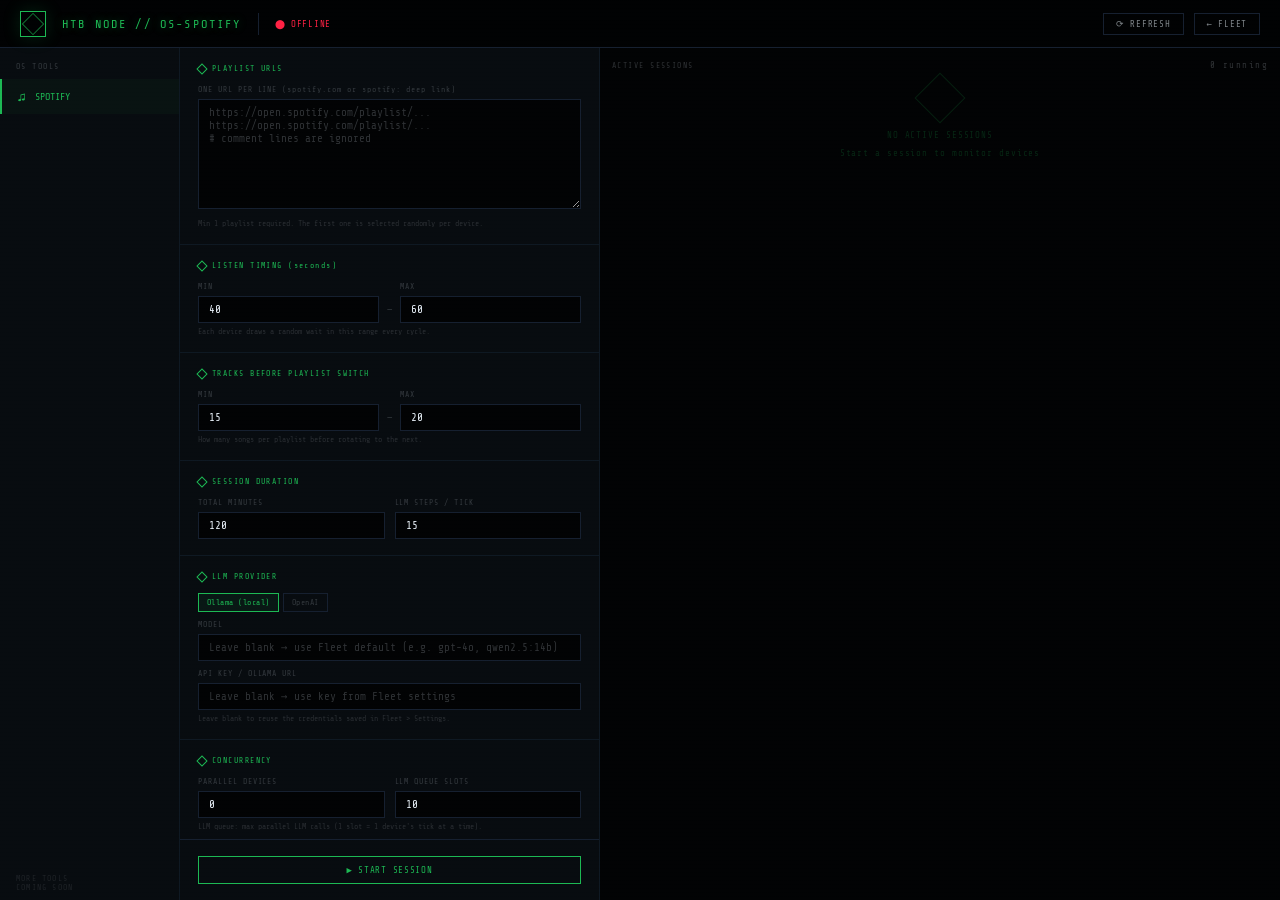
<file: dashboard/os-spotify.html>
<!DOCTYPE html>
<html lang="en">
<head>
<meta charset="UTF-8">
<meta name="viewport" content="width=device-width, initial-scale=1.0">
<title>HTB — OS-SPOTIFY</title>
<link href="https://fonts.googleapis.com/css2?family=Share+Tech+Mono&family=Rajdhani:wght@400;600&display=swap" rel="stylesheet">
<style>
:root {
  --bg:      #020304;
  --surface: #080c10;
  --surface2:#0d1419;
  --border:  #0f1923;
  --border2: #162030;
  --accent:  #1db954;   /* Spotify green */
  --accent2: #0088ff;
  --danger:  #ff2244;
  --white:   #e8f0f8;
  --dim:     rgba(232,240,248,.55);
  --muted:   rgba(232,240,248,.2);
  --mono:    'Share Tech Mono', monospace;
  --sans:    'Rajdhani', sans-serif;
  --glow:    0 0 18px rgba(29,185,84,.18);
}

* { margin:0; padding:0; box-sizing:border-box; }
body { background:var(--bg); color:var(--white); font-family:var(--sans); height:100vh; display:flex; flex-direction:column; overflow:hidden; }
body::before { content:''; position:fixed; inset:0; background:repeating-linear-gradient(0deg,transparent,transparent 3px,rgba(29,185,84,.004) 3px,rgba(29,185,84,.004) 4px); pointer-events:none; z-index:999; }

/* ── Header ── */
.hdr { height:48px; background:rgba(2,3,4,.97); border-bottom:1px solid var(--border2); display:flex; align-items:center; gap:16px; padding:0 20px; flex-shrink:0; z-index:100; }
.logo-mark { width:26px; height:26px; border:1px solid var(--accent); position:relative; box-shadow:var(--glow); flex-shrink:0; }
.logo-mark::before { content:''; position:absolute; inset:4px; border:1px solid var(--accent); transform:rotate(45deg); opacity:.6; }
.logo-text { font-family:var(--mono); font-size:12px; color:var(--accent); letter-spacing:.18em; text-shadow:0 0 10px rgba(29,185,84,.4); white-space:nowrap; }
.hdr-sep { width:1px; height:22px; background:var(--border2); }
.hdr-right { margin-left:auto; display:flex; align-items:center; gap:10px; }
.btn { font-family:var(--mono); font-size:9px; padding:5px 12px; border:1px solid var(--border2); background:transparent; color:var(--dim); cursor:pointer; letter-spacing:.08em; transition:all .15s; white-space:nowrap; }
.btn:hover { border-color:var(--accent); color:var(--accent); box-shadow:var(--glow); }
.btn-accent { border-color:var(--accent); color:var(--accent); }
.btn-accent:hover { background:rgba(29,185,84,.1); }
.btn-danger { border-color:var(--danger); color:var(--danger); }
.btn-danger:hover { background:rgba(255,34,68,.08); }
.ws-dot { font-family:var(--mono); font-size:9px; color:var(--danger); letter-spacing:.08em; }
.ws-dot.on { color:var(--accent); }

/* ── Layout ── */
.body-wrap { flex:1; display:flex; min-height:0; }

/* ── Sidebar ── */
.sidebar { width:180px; flex-shrink:0; border-right:1px solid var(--border); background:var(--surface); display:flex; flex-direction:column; }
.sidebar-title { font-family:var(--mono); font-size:8px; color:var(--muted); letter-spacing:.18em; padding:14px 16px 8px; }
.nav-item { display:flex; align-items:center; gap:10px; padding:10px 16px; cursor:pointer; border-left:2px solid transparent; transition:all .15s; font-family:var(--mono); font-size:10px; color:var(--muted); }
.nav-item:hover { color:var(--dim); background:rgba(255,255,255,.02); }
.nav-item.active { border-left-color:var(--accent); color:var(--accent); background:rgba(29,185,84,.04); }
.nav-icon { font-size:13px; flex-shrink:0; }
.nav-more { padding:14px 16px 8px; font-family:var(--mono); font-size:8px; color:rgba(232,240,248,.1); letter-spacing:.15em; margin-top:auto; }

/* ── Main panel ── */
.main-panel { flex:1; display:flex; min-height:0; }

/* ── Config column ── */
.config-col { width:420px; flex-shrink:0; border-right:1px solid var(--border); background:var(--surface); overflow-y:auto; display:flex; flex-direction:column; }
.config-col::-webkit-scrollbar { width:3px; }
.config-col::-webkit-scrollbar-thumb { background:var(--border2); }
.section { padding:16px 18px; border-bottom:1px solid var(--border); }
.section-title { font-family:var(--mono); font-size:8px; color:var(--accent); letter-spacing:.18em; margin-bottom:12px; display:flex; align-items:center; gap:6px; }
.section-title::before { content:''; display:inline-block; width:6px; height:6px; border:1px solid var(--accent); transform:rotate(45deg); }
.field-label { font-family:var(--mono); font-size:8px; color:var(--muted); letter-spacing:.12em; margin-bottom:5px; }
.field-input { width:100%; background:var(--bg); border:1px solid var(--border2); color:var(--white); font-family:var(--mono); font-size:11px; padding:6px 10px; outline:none; transition:border-color .15s; }
.field-input:focus { border-color:var(--accent); box-shadow:0 0 8px rgba(29,185,84,.1); }
.field-input::placeholder { color:var(--muted); }
.field-textarea { resize:vertical; min-height:110px; }
.row2 { display:grid; grid-template-columns:1fr 1fr; gap:10px; }
.row4 { display:grid; grid-template-columns:1fr 1fr 1fr 1fr; gap:8px; }
.field-hint { font-family:var(--mono); font-size:8px; color:rgba(232,240,248,.15); margin-top:4px; }
.field-sep { display:flex; align-items:center; gap:8px; margin:0 4px; font-family:var(--mono); font-size:10px; color:var(--muted); align-self:flex-end; padding-bottom:8px; }
.range-row { display:flex; align-items:flex-end; gap:4px; }
.range-row .field-group { flex:1; }

/* LLM selector */
.pvr-row { display:flex; gap:4px; flex-wrap:wrap; }
.pvr-btn { font-family:var(--mono); font-size:8px; padding:4px 8px; border:1px solid var(--border2); background:transparent; color:var(--muted); cursor:pointer; letter-spacing:.06em; transition:all .15s; }
.pvr-btn:hover { border-color:var(--accent); color:var(--accent); }
.pvr-btn.active { border-color:var(--accent); color:var(--accent); background:rgba(29,185,84,.07); }

/* target */
.target-row { display:flex; gap:6px; }
.tgt-btn { flex:1; font-family:var(--mono); font-size:8px; padding:5px; border:1px solid var(--border2); background:transparent; color:var(--muted); cursor:pointer; letter-spacing:.06em; transition:all .15s; text-align:center; }
.tgt-btn:hover { border-color:var(--accent); color:var(--accent); }
.tgt-btn.active { border-color:var(--accent); color:var(--accent); background:rgba(29,185,84,.07); }

/* devices list */
.dev-list { max-height:220px; overflow-y:auto; border:1px solid var(--border); }
.dev-list::-webkit-scrollbar { width:2px; }
.dev-list::-webkit-scrollbar-thumb { background:var(--border2); }
.dev-row { display:flex; align-items:center; gap:10px; padding:7px 10px; border-bottom:1px solid var(--border); transition:background .12s; }
.dev-row:last-child { border-bottom:none; }
.dev-row:hover { background:rgba(255,255,255,.02); }
.dev-cb { accent-color:var(--accent); width:13px; height:13px; cursor:pointer; }
.dev-dot { width:6px; height:6px; border-radius:50%; flex-shrink:0; }
.dev-dot.online { background:var(--accent); animation:blink 2s infinite; }
.dev-dot.busy   { background:var(--accent2); }
.dev-dot.offline{ background:#333; }
@keyframes blink { 0%,100%{opacity:1}50%{opacity:.3} }
.dev-name { font-family:var(--mono); font-size:10px; color:var(--dim); flex:1; overflow:hidden; text-overflow:ellipsis; white-space:nowrap; }
.dev-serial { font-family:var(--mono); font-size:8px; color:var(--muted); }
.dev-empty { padding:16px; font-family:var(--mono); font-size:9px; color:var(--muted); text-align:center; letter-spacing:.1em; }

/* action buttons */
.action-row { display:flex; gap:8px; padding:16px 18px; border-top:1px solid var(--border); margin-top:auto; }
.action-row .btn { flex:1; padding:8px; font-size:9px; text-align:center; }

/* ── Right column: active sessions + log ── */
.right-col { flex:1; display:flex; flex-direction:column; min-width:0; }
.sessions-panel { flex:1; overflow-y:auto; padding:12px; }
.sessions-panel::-webkit-scrollbar { width:3px; }
.sessions-panel::-webkit-scrollbar-thumb { background:var(--border2); }
.sessions-title { font-family:var(--mono); font-size:8px; color:var(--muted); letter-spacing:.18em; margin-bottom:10px; display:flex; align-items:center; justify-content:space-between; }
.sess-card { background:var(--surface); border:1px solid var(--border); margin-bottom:8px; animation:cardIn .25s ease; }
@keyframes cardIn { from{opacity:0;transform:translateY(4px)} to{opacity:1;transform:translateY(0)} }
.sess-hdr { display:flex; align-items:center; gap:8px; padding:8px 12px; border-bottom:1px solid var(--border); }
.sess-serial { font-family:var(--mono); font-size:10px; color:var(--white); flex:1; }
.sess-phase { font-family:var(--mono); font-size:8px; padding:2px 7px; border:1px solid var(--border2); color:var(--muted); }
.sess-phase.running { border-color:var(--accent); color:var(--accent); }
.sess-phase.first_song,.sess-phase.opening,.sess-phase.connecting { border-color:var(--accent2); color:var(--accent2); }
.sess-phase.done { border-color:#444; color:#555; }
.sess-body { padding:8px 12px; display:grid; grid-template-columns:repeat(4,1fr); gap:6px; }
.sess-stat { display:flex; flex-direction:column; gap:1px; }
.ss-val { font-family:var(--mono); font-size:13px; color:var(--white); }
.ss-lbl { font-family:var(--mono); font-size:7px; color:var(--muted); letter-spacing:.1em; }
.sess-bar-wrap { padding:0 12px 10px; }
.sess-bar { height:2px; background:var(--border2); }
.sess-bar-fill { height:100%; background:linear-gradient(to right,var(--accent2),var(--accent)); transition:width .6s ease; }
.sess-log { padding:4px 12px 8px; max-height:80px; overflow-y:auto; }
.sess-log::-webkit-scrollbar { width:2px; }
.sess-log::-webkit-scrollbar-thumb { background:var(--border2); }
.sess-log-entry { font-family:var(--mono); font-size:9px; color:var(--muted); line-height:1.7; display:flex; gap:8px; }
.sess-log-entry.success { color:rgba(29,185,84,.7); }
.sess-log-entry.error   { color:rgba(255,34,68,.6); }
.sess-log-time { flex-shrink:0; color:rgba(232,240,248,.2); }

.no-sessions { display:flex; flex-direction:column; align-items:center; justify-content:center; height:100%; gap:10px; }
.no-sess-hex { width:36px; height:36px; border:1px solid rgba(29,185,84,.15); transform:rotate(45deg); }
.no-sess-msg { font-family:var(--mono); font-size:9px; color:rgba(29,185,84,.2); letter-spacing:.1em; text-align:center; line-height:2; }

/* ── Toast ── */
.toast { position:fixed; bottom:20px; left:50%; transform:translateX(-50%) translateY(8px); background:var(--accent); color:#000; font-family:var(--mono); font-size:10px; padding:7px 16px; opacity:0; transition:all .25s; pointer-events:none; z-index:9999; }
.toast.show { opacity:1; transform:translateX(-50%) translateY(0); }
</style>
</head>
<body>

<!-- ── Header ── -->
<div class="hdr">
  <div class="logo-mark"></div>
  <div class="logo-text">HTB NODE // OS-SPOTIFY</div>
  <div class="hdr-sep"></div>
  <span class="ws-dot" id="wsDot">⬤ OFFLINE</span>
  <div class="hdr-right">
    <button class="btn" onclick="refreshDevices()">⟳ REFRESH</button>
    <button class="btn" onclick="window.location='/'">← FLEET</button>
  </div>
</div>

<div class="body-wrap">

  <!-- ── Sidebar ── -->
  <div class="sidebar">
    <div class="sidebar-title">OS TOOLS</div>
    <div class="nav-item active">
      <span class="nav-icon">♫</span>
      <span>SPOTIFY</span>
    </div>
    <div class="nav-more">MORE TOOLS<br>COMING SOON</div>
  </div>

  <!-- ── Main ── -->
  <div class="main-panel">

    <!-- ── Config column ── -->
    <div class="config-col">

      <!-- Playlists -->
      <div class="section">
        <div class="section-title">PLAYLIST URLS</div>
        <div class="field-label">ONE URL PER LINE (spotify.com or spotify: deep link)</div>
        <textarea class="field-input field-textarea" id="playlistUrls"
          placeholder="https://open.spotify.com/playlist/...&#10;https://open.spotify.com/playlist/...&#10;# comment lines are ignored"></textarea>
        <div class="field-hint">Min 1 playlist required. The first one is selected randomly per device.</div>
      </div>

      <!-- Timing -->
      <div class="section">
        <div class="section-title">LISTEN TIMING (seconds)</div>
        <div class="range-row">
          <div class="field-group">
            <div class="field-label">MIN</div>
            <input class="field-input" id="listenMin" type="number" value="40" min="5" max="300">
          </div>
          <div class="field-sep">—</div>
          <div class="field-group">
            <div class="field-label">MAX</div>
            <input class="field-input" id="listenMax" type="number" value="60" min="5" max="300">
          </div>
        </div>
        <div class="field-hint">Each device draws a random wait in this range every cycle.</div>
      </div>

      <!-- Tracks per playlist -->
      <div class="section">
        <div class="section-title">TRACKS BEFORE PLAYLIST SWITCH</div>
        <div class="range-row">
          <div class="field-group">
            <div class="field-label">MIN</div>
            <input class="field-input" id="tracksMin" type="number" value="15" min="1" max="200">
          </div>
          <div class="field-sep">—</div>
          <div class="field-group">
            <div class="field-label">MAX</div>
            <input class="field-input" id="tracksMax" type="number" value="20" min="1" max="200">
          </div>
        </div>
        <div class="field-hint">How many songs per playlist before rotating to the next.</div>
      </div>

      <!-- Session duration -->
      <div class="section">
        <div class="section-title">SESSION DURATION</div>
        <div class="row2">
          <div>
            <div class="field-label">TOTAL MINUTES</div>
            <input class="field-input" id="durationMin" type="number" value="120" min="1" max="1440">
          </div>
          <div>
            <div class="field-label">LLM STEPS / TICK</div>
            <input class="field-input" id="llmSteps" type="number" value="15" min="5" max="50">
          </div>
        </div>
      </div>

      <!-- LLM Config -->
      <div class="section">
        <div class="section-title">LLM PROVIDER</div>
        <div class="pvr-row" id="providerBtns">
          <button class="pvr-btn active" onclick="setProvider('Ollama')">Ollama (local)</button>
          <button class="pvr-btn" onclick="setProvider('OpenAI')">OpenAI</button>
        </div>
        <div style="margin-top:8px">
          <div class="field-label">MODEL</div>
          <input class="field-input" id="llmModel" type="text" placeholder="Leave blank → use Fleet default (e.g. gpt-4o, qwen2.5:14b)">
        </div>
        <div style="margin-top:8px">
          <div class="field-label" id="llmKeyLabel">API KEY / OLLAMA URL</div>
          <input class="field-input" id="llmKey" type="password" placeholder="Leave blank → use key from Fleet settings">
          <div class="field-hint">Leave blank to reuse the credentials saved in Fleet &gt; Settings.</div>
        </div>
      </div>

      <!-- Concurrency -->
      <div class="section">
        <div class="section-title">CONCURRENCY</div>
        <div class="row2">
          <div>
            <div class="field-label">PARALLEL DEVICES</div>
            <input class="field-input" id="devConcurrency" type="number" value="0" min="0" max="100"
              placeholder="0 = all at once">
          </div>
          <div>
            <div class="field-label">LLM QUEUE SLOTS</div>
            <input class="field-input" id="llmConcurrency" type="number" value="10" min="1" max="60">
          </div>
        </div>
        <div class="field-hint">LLM queue: max parallel LLM calls (1 slot = 1 device's tick at a time).</div>
      </div>

      <!-- Target -->
      <div class="section">
        <div class="section-title">TARGET DEVICES</div>
        <div class="target-row" id="targetBtns">
          <button class="tgt-btn active" onclick="setTarget('online')">ONLINE ONLY</button>
          <button class="tgt-btn" onclick="setTarget('selected')">SELECTED</button>
          <button class="tgt-btn" onclick="setTarget('all')">ALL</button>
        </div>
      </div>

      <!-- Device list -->
      <div class="section">
        <div class="section-title">DEVICES
          <span style="margin-left:auto;font-size:8px;color:var(--muted);letter-spacing:.08em" id="devCount">—</span>
        </div>
        <div class="dev-list" id="devList">
          <div class="dev-empty">Loading devices…</div>
        </div>
      </div>

      <!-- Actions -->
      <div class="action-row" style="position:sticky;bottom:0;background:var(--surface);z-index:10;border-top:1px solid var(--border2);">
        <button class="btn btn-accent" onclick="startSession()">▶ START SESSION</button>
        <button class="btn btn-danger" onclick="stopAll()" id="btnStop" style="display:none">⏹ STOP ALL</button>
      </div>

    </div><!-- /config-col -->

    <!-- ── Right: sessions + activity ── -->
    <div class="right-col">
      <div class="sessions-panel" id="sessionsPanel">
        <div class="sessions-title">
          <span>ACTIVE SESSIONS</span>
          <span id="sessCount" style="font-family:var(--mono);font-size:9px;color:var(--muted)">0 running</span>
        </div>
        <div id="sessionsWrap">
          <div class="no-sessions">
            <div class="no-sess-hex"></div>
            <div class="no-sess-msg">NO ACTIVE SESSIONS<br>Start a session to monitor devices</div>
          </div>
        </div>
      </div>
    </div>

  </div><!-- /main-panel -->
</div><!-- /body-wrap -->

<div class="toast" id="toast"></div>

<script>
// ── State ──────────────────────────────────────────────────────────────────
const NODE = `${location.origin}`;
let ws = null;
let connected = false;
let devices = {};
let target = 'online';
let provider = 'Ollama';
let sessions = {};   // serial → {phase, progress, tracks, log[]}

// ── WebSocket ──────────────────────────────────────────────────────────────
function initWS() {
  ws = new WebSocket(`ws://${location.host}/ws`);
  ws.onopen = () => {
    connected = true;
    document.getElementById('wsDot').textContent = '⬤ LIVE';
    document.getElementById('wsDot').className = 'ws-dot on';
    loadDevices();
    loadConfig();
  };
  ws.onclose = () => {
    connected = false;
    document.getElementById('wsDot').textContent = '⬤ OFFLINE';
    document.getElementById('wsDot').className = 'ws-dot';
    setTimeout(initWS, 3000);
  };
  ws.onmessage = e => {
    try {
      const msg = JSON.parse(e.data);
      if (msg.type === 'init') {
        devices = {};
        (msg.devices || []).forEach(d => { devices[d.serial] = d; });
        renderDeviceList();
      } else if (msg.type === 'device_update' || msg.type === 'task_complete' || msg.type === 'task_error') {
        handleDeviceEvent(msg);
      }
    } catch {}
  };
}

function handleDeviceEvent(msg) {
  if (!msg.serial) return;
  const serial = msg.serial;

  // update local device status
  if (devices[serial]) {
    if (msg.status) devices[serial].status = msg.status;
    if (msg.task !== undefined) devices[serial].task = msg.task;
    if (msg.progress !== undefined) devices[serial].progress = msg.progress;
  }
  renderDeviceList();

  // track sessions
  if (msg.task === '♫ Spotify' || sessions[serial]) {
    if (!sessions[serial]) sessions[serial] = { phase: 'running', progress: 0, logs: [] };
    // only override phase for terminal events; otherwise let syncStatusFromApi set it
    if (msg.type === 'task_complete' || msg.type === 'task_error') {
      sessions[serial].phase = 'done';
    }
    if (msg.progress !== undefined) sessions[serial].progress = msg.progress;
    if (msg.log) {
      sessions[serial].logs.unshift(msg.log);
      if (sessions[serial].logs.length > 50) sessions[serial].logs.length = 50;
    }
  }
  renderSessions();
  // fast sync on activity so elapsed/remaining stays current
  clearTimeout(window._syncTimer);
  window._syncTimer = setTimeout(syncStatusFromApi, 1500);
}

// ── Devices ────────────────────────────────────────────────────────────────
async function loadDevices() {
  try {
    const r = await fetch(`${NODE}/api/devices`);
    const d = await r.json();
    devices = {};
    (d.devices || []).forEach(dev => { devices[dev.serial] = dev; });
    renderDeviceList();
  } catch(e) { toast('✗ Cannot reach node: ' + e.message); }
}

function refreshDevices() {
  loadDevices();
  syncStatusFromApi();
  toast('⟳ Refreshed');
}

function renderDeviceList() {
  const list = document.getElementById('devList');
  const all = Object.values(devices);
  document.getElementById('devCount').textContent = `${all.filter(d => d.status !== 'offline').length} online / ${all.length} total`;

  if (!all.length) {
    list.innerHTML = '<div class="dev-empty">No devices detected</div>';
    return;
  }

  list.innerHTML = all.map(d => {
    const offline = d.status === 'offline';
    return `
      <div class="dev-row" style="${offline ? 'opacity:.4' : ''}">
        <input type="checkbox" class="dev-cb" id="cb-${d.serial}" value="${d.serial}"
          ${offline ? 'disabled' : ''}
          onchange="onDevCheck()"
        />
        <div class="dev-dot ${d.status}"></div>
        <span class="dev-name" title="${esc(d.name)}">${esc(d.name)}</span>
        <span class="dev-serial">${d.serial.slice(0,12)}</span>
      </div>`;
  }).join('');
}

function onDevCheck() {
  if (target !== 'selected') setTarget('selected');
}

function getSelectedSerials() {
  return [...document.querySelectorAll('.dev-cb:checked')].map(cb => cb.value);
}

// ── Config ─────────────────────────────────────────────────────────────────
async function loadConfig() {
  try {
    const r = await fetch(`${NODE}/api/config`);
    const cfg = await r.json();
    if (cfg.provider && ['Ollama','OpenAI'].includes(cfg.provider))
      setProvider(cfg.provider);
    if (cfg.model && !document.getElementById('llmModel').value)
      document.getElementById('llmModel').placeholder = `Fleet default: ${cfg.model}`;
  } catch {}
  setProvider(provider);
}

function setProvider(p) {
  provider = p;
  document.querySelectorAll('.pvr-btn').forEach(b => {
    b.classList.toggle('active', b.textContent.trim().startsWith(p));
  });
  const isOllama = p === 'Ollama';
  document.getElementById('llmKeyLabel').textContent = isOllama ? 'OLLAMA URL' : 'API KEY';
  document.getElementById('llmKey').type = isOllama ? 'text' : 'password';
  document.getElementById('llmKey').placeholder = isOllama
    ? 'http://localhost:11434  (blank = Fleet default)'
    : 'Leave blank → use key from Fleet settings';
}

function setTarget(t) {
  target = t;
  document.querySelectorAll('.tgt-btn').forEach(b => {
    const map = { online:'ONLINE ONLY', selected:'SELECTED', all:'ALL' };
    b.classList.toggle('active', b.textContent.trim() === map[t]);
  });
}

// ── Start / Stop ───────────────────────────────────────────────────────────
async function startSession() {
  const btn = document.querySelector('.btn-accent');
  btn.textContent = '⏳ STARTING…';
  btn.disabled = true;

  try {
    const rawUrls = document.getElementById('playlistUrls').value;
    const playlists = rawUrls
      .split('\n')
      .map(l => l.trim())
      .filter(l => l && !l.startsWith('#') && l.length > 5);

    if (!playlists.length) {
      toast('⚠ Add at least one playlist URL');
      return;
    }

    const listenMin = parseFloat(document.getElementById('listenMin').value) || 40;
    const listenMax = parseFloat(document.getElementById('listenMax').value) || 60;
    const tracksMin = parseInt(document.getElementById('tracksMin').value) || 15;
    const tracksMax = parseInt(document.getElementById('tracksMax').value) || 20;
    const duration  = parseFloat(document.getElementById('durationMin').value) || 120;
    const llmSteps  = parseInt(document.getElementById('llmSteps').value) || 15;
    const devConc   = parseInt(document.getElementById('devConcurrency').value) || 0;
    const llmConc   = parseInt(document.getElementById('llmConcurrency').value) || 10;
    const serials   = getSelectedSerials();
    const llmKeyRaw = document.getElementById('llmKey').value.trim();
    const llmModel  = document.getElementById('llmModel').value.trim() || null;

    if (listenMin > listenMax) { toast('⚠ Listen min must be ≤ max'); return; }
    if (tracksMin > tracksMax) { toast('⚠ Tracks min must be ≤ max'); return; }
    if (target === 'selected' && !serials.length) { toast('⚠ Select at least one device'); return; }

    toast(`⏳ Sending to ${NODE}/api/spotify/start (${playlists.length} playlist(s), target: ${target}, LLM: ${provider})…`);

    const body = {
      playlists,
      listen_min_sec: listenMin,
      listen_max_sec: listenMax,
      tracks_min: tracksMin,
      tracks_max: tracksMax,
      total_duration_minutes: duration,
      llm_max_steps_per_tick: llmSteps,
      llm_concurrency: llmConc,
      target,
      serials,
      concurrency: devConc,
      llm_provider: provider,
      llm_model: llmModel,
      // For Ollama the field is the URL, for others it's the API key
      llm_api_key:    provider !== 'Ollama' ? (llmKeyRaw || null) : null,
      llm_ollama_url: provider === 'Ollama'  ? (llmKeyRaw || null) : null,
    };

    const r = await fetch(`${NODE}/api/spotify/start`, {
      method: 'POST',
      headers: { 'Content-Type': 'application/json' },
      body: JSON.stringify(body),
    });
    const d = await r.json();
    if (!r.ok) { toast('✗ ' + (d.error || 'Start failed')); return; }
    toast(`▶ Session started on ${d.count} device(s) — ${duration}min`);
    document.getElementById('btnStop').style.display = '';
    d.started.forEach(serial => {
      sessions[serial] = { phase: 'opening', progress: 2, logs: [] };
    });
    renderSessions();
  } catch(e) {
    toast('✗ ' + e.message);
  } finally {
    btn.textContent = '▶ START SESSION';
    btn.disabled = false;
  }
}

async function stopAll() {
  try {
    await fetch(`${NODE}/api/stop/all`, { method: 'POST' });
    toast('⏹ Stop signal sent');
    document.getElementById('btnStop').style.display = 'none';
  } catch(e) { toast('✗ ' + e.message); }
}

async function stopSerial(serial) {
  try {
    await fetch(`${NODE}/api/stop/${serial}`, { method: 'POST' });
    toast(`⏹ Stop sent to ${serial}`);
  } catch(e) { toast('✗ ' + e.message); }
}

// ── Sessions render ────────────────────────────────────────────────────────
function renderSessions() {
  const wrap = document.getElementById('sessionsWrap');
  const entries = Object.entries(sessions);
  document.getElementById('sessCount').textContent =
    entries.filter(([,s]) => s.phase !== 'done').length + ' running';

  if (!entries.length) {
    wrap.innerHTML = `
      <div class="no-sessions">
        <div class="no-sess-hex"></div>
        <div class="no-sess-msg">NO ACTIVE SESSIONS<br>Start a session to monitor devices</div>
      </div>`;
    return;
  }

  wrap.innerHTML = entries.map(([serial, s]) => {
    const logs = (s.logs || []).slice(0, 8).map(l =>
      `<div class="sess-log-entry ${l.type || ''}">
        <span class="sess-log-time">${l.time || ''}</span>
        <span>${esc(l.msg || '')}</span>
      </div>`
    ).join('');
    const statusLabel = {
      not_started: 'WAITING', connecting: 'CONNECTING', opening: 'OPENING',
      first_song: 'FIRST SONG', running: 'RUNNING', done: 'DONE',
    };
    const dev = devices[serial] || {};
    const trackCount = s.totalTracks || 0;
    const plSwitch   = s.plSwitches || 0;
    const elapsed    = s.elapsedSec || 0;
    const remaining  = s.remainingSec || 0;

    return `
      <div class="sess-card">
        <div class="sess-hdr">
          <span class="sess-serial">${esc(dev.name || serial)}</span>
          <span class="sess-serial" style="font-size:8px;color:var(--muted)">${serial.slice(0,14)}</span>
          <span class="sess-phase ${s.phase}">${statusLabel[s.phase] || s.phase.toUpperCase()}</span>
          <button class="btn btn-danger" style="padding:2px 8px;font-size:8px;margin-left:8px" onclick="stopSerial('${serial}')">⏹</button>
        </div>
        <div class="sess-body">
          <div class="sess-stat"><div class="ss-val">${trackCount}</div><div class="ss-lbl">TRACKS</div></div>
          <div class="sess-stat"><div class="ss-val">${plSwitch}</div><div class="ss-lbl">PL SWITCHES</div></div>
          <div class="sess-stat"><div class="ss-val">${fmtTime(elapsed)}</div><div class="ss-lbl">ELAPSED</div></div>
          <div class="sess-stat"><div class="ss-val">${fmtTime(remaining)}</div><div class="ss-lbl">LEFT</div></div>
        </div>
        <div class="sess-bar-wrap">
          <div class="sess-bar"><div class="sess-bar-fill" style="width:${s.progress || 0}%"></div></div>
        </div>
        <div class="sess-log">${logs}</div>
      </div>`;
  }).join('');
}

// ── Status poll (every 10 s) ───────────────────────────────────────────────
async function syncStatusFromApi() {
  try {
    const r = await fetch(`${NODE}/api/spotify/status`);
    const data = await r.json();
    Object.entries(data).forEach(([serial, s]) => {
      if (!sessions[serial]) sessions[serial] = { logs: [] };
      sessions[serial].phase         = s.phase;
      sessions[serial].progress      = s.progress;
      sessions[serial].totalTracks   = s.total_tracks_played;
      sessions[serial].plSwitches    = s.playlist_switches;
      sessions[serial].elapsedSec    = s.elapsed_sec;
      sessions[serial].remainingSec  = s.remaining_sec;
    });
    // Mark sessions that left the server (finished/errored) as done
    const apiSerials = new Set(Object.keys(data));
    Object.keys(sessions).forEach(s => {
      if (!apiSerials.has(s) && sessions[s].phase !== 'done') {
        sessions[s].phase = 'done';
      }
    });
    renderSessions();
  } catch {}
}

setInterval(syncStatusFromApi, 5000);

// ── Utils ──────────────────────────────────────────────────────────────────
function esc(s) {
  return String(s || '').replace(/&/g,'&amp;').replace(/</g,'&lt;').replace(/>/g,'&gt;').replace(/"/g,'&quot;');
}

function fmtTime(sec) {
  if (!sec) return '—';
  const m = Math.floor(sec / 60);
  const s = Math.floor(sec % 60);
  return `${m}:${String(s).padStart(2,'0')}`;
}

function toast(msg) {
  const t = document.getElementById('toast');
  t.textContent = msg; t.classList.add('show');
  clearTimeout(t._tid);
  t._tid = setTimeout(() => t.classList.remove('show'), 2800);
}

// close modal on Esc (if added later)
document.addEventListener('keydown', e => {
  if (e.key === 'Escape') document.getElementById('btnStop').click?.();
});

// ── Boot ──────────────────────────────────────────────────────────────────
initWS();
</script>
</body>
</html>
</file>
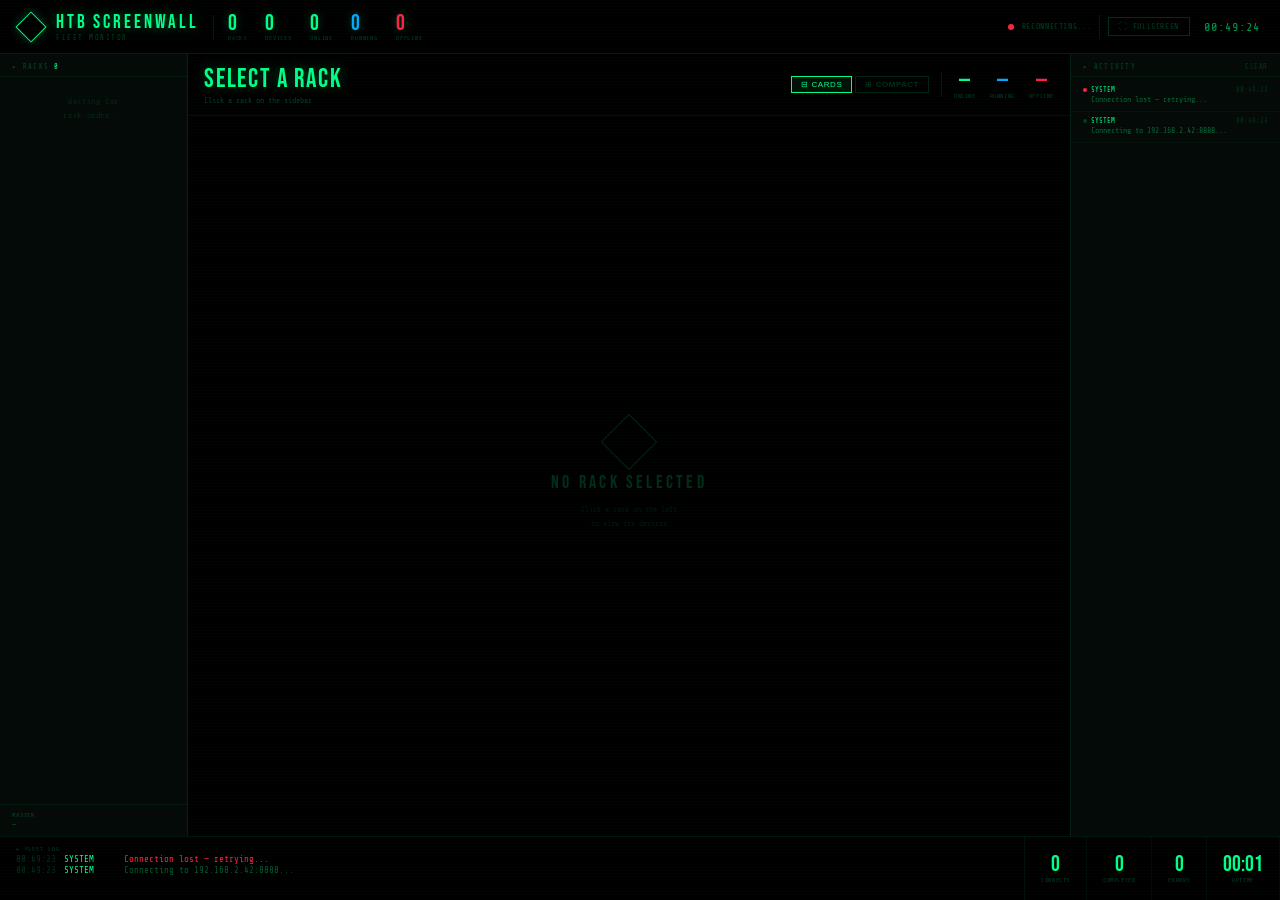
<file: dashboard/screenwall.html>
<!DOCTYPE html>
<html lang="en">
<head>
<meta charset="UTF-8">
<title>HTB — SCREENWALL</title>
<link href="https://fonts.googleapis.com/css2?family=Share+Tech+Mono&family=Bebas+Neue&family=Rajdhani:wght@400;600;700&display=swap" rel="stylesheet">
<style>
:root {
  --bg:#000;--s1:#050a08;--faint:rgba(0,255,136,.05);
  --accent:#00ff88;--accent2:#00aaff;--warn:#ff8800;--danger:#ff2244;
  --dim:rgba(0,255,136,.6);--muted:rgba(0,255,136,.25);
  --mono:'Share Tech Mono',monospace;--display:'Bebas Neue',sans-serif;--sans:'Rajdhani',sans-serif;
}
*{margin:0;padding:0;box-sizing:border-box}
html,body{width:100%;height:100%;background:var(--bg);color:var(--accent);font-family:var(--mono);overflow:hidden}
body::before{content:'';position:fixed;inset:0;background:repeating-linear-gradient(0deg,transparent,transparent 2px,rgba(0,255,136,.01) 2px,rgba(0,255,136,.01) 3px);pointer-events:none;z-index:9999}

/* HEADER */
.hdr{position:fixed;top:0;left:0;right:0;height:54px;display:flex;align-items:center;padding:0 20px;border-bottom:1px solid rgba(0,255,136,.12);background:rgba(0,0,0,.96);z-index:100;gap:14px}
.logo-hex{width:22px;height:22px;border:1px solid var(--accent);transform:rotate(45deg);box-shadow:0 0 8px rgba(0,255,136,.3);flex-shrink:0}
.hdr-title{font-family:var(--display);font-size:19px;letter-spacing:.15em;text-shadow:0 0 12px rgba(0,255,136,.4)}
.hdr-sub{font-size:7px;color:var(--muted);letter-spacing:.22em}
.hdr-sep{width:1px;height:24px;background:rgba(0,255,136,.1);flex-shrink:0}
.hdr-counters{display:flex;gap:18px}
.hdr-counter{display:flex;flex-direction:column}
.hdr-num{font-family:var(--display);font-size:22px;line-height:1;text-shadow:0 0 8px rgba(0,255,136,.3)}
.hdr-num.blue{color:var(--accent2)}
.hdr-num.red{color:var(--danger)}
.hdr-label{font-size:6px;color:var(--muted);letter-spacing:.14em}
.hdr-right{margin-left:auto;display:flex;align-items:center;gap:8px}
.ws-dot{width:6px;height:6px;border-radius:50%;background:var(--danger);flex-shrink:0}
.ws-dot.on{background:var(--accent);box-shadow:0 0 5px rgba(0,255,136,.5);animation:pulse 2s infinite}
@keyframes pulse{0%,100%{opacity:1}50%{opacity:.3}}
.hdr-btn{font-family:var(--mono);font-size:8px;padding:4px 10px;border:1px solid rgba(0,255,136,.18);background:transparent;color:var(--muted);cursor:pointer;letter-spacing:.08em;transition:all .15s}
.hdr-btn:hover,.hdr-btn.active{border-color:var(--accent);color:var(--accent);background:rgba(0,255,136,.07)}
.hdr-clock{font-size:12px;color:var(--dim);letter-spacing:.08em;min-width:62px;text-align:right}

/* LAYOUT */
.layout{position:fixed;top:54px;bottom:64px;left:0;right:0;display:flex}

/* SIDEBAR */
.sidebar{width:188px;border-right:1px solid rgba(0,255,136,.1);background:var(--s1);display:flex;flex-direction:column;flex-shrink:0}
.sidebar-title{font-size:7px;color:var(--muted);letter-spacing:.18em;padding:9px 12px 5px;border-bottom:1px solid rgba(0,255,136,.06)}
.sidebar-racks{flex:1;overflow-y:auto;overflow-x:hidden}
.sidebar-racks::-webkit-scrollbar{width:2px}
.sidebar-racks::-webkit-scrollbar-thumb{background:rgba(0,255,136,.18)}
.rack-item{padding:9px 12px;border-bottom:1px solid rgba(0,255,136,.04);cursor:pointer;transition:background .12s;border-left:2px solid transparent}
.rack-item:hover{background:rgba(0,255,136,.04)}
.rack-item.active{background:rgba(0,255,136,.06);border-left-color:var(--accent)}
.rack-item-id{font-family:var(--display);font-size:15px;color:var(--accent);line-height:1}
.rack-item-name{font-size:8px;color:var(--muted)}
.rack-item-ip{font-size:7px;color:rgba(0,255,136,.18);margin-bottom:3px}
.rack-mini-dots{display:flex;flex-wrap:wrap;gap:2px;margin:3px 0}
.rmd{width:5px;height:5px;border-radius:1px}
.rmd.online{background:var(--accent);box-shadow:0 0 2px rgba(0,255,136,.35)}
.rmd.busy{background:var(--accent2);animation:blink 1s infinite}
.rmd.offline{background:rgba(255,255,255,.06)}
@keyframes blink{0%,100%{opacity:1}50%{opacity:.2}}
.rack-item-stats{display:flex;gap:6px}
.ris{font-size:7px}
.sidebar-footer{padding:7px 12px;border-top:1px solid rgba(0,255,136,.06)}
.sf-label{font-size:6px;color:var(--muted);letter-spacing:.14em;margin-bottom:2px}
.sf-val{font-size:8px;color:rgba(0,255,136,.35)}

/* MAIN */
.main{flex:1;display:flex;flex-direction:column;overflow:hidden;min-width:0}
.rack-hdr{padding:10px 16px;border-bottom:1px solid rgba(0,255,136,.07);display:flex;align-items:center;gap:12px;flex-shrink:0}
.rack-name{font-family:var(--display);font-size:26px;color:var(--accent);text-shadow:0 0 12px rgba(0,255,136,.3);letter-spacing:.07em}
.rack-info{font-size:8px;color:var(--muted);margin-top:1px}
.rack-hdr-right{margin-left:auto;display:flex;align-items:center;gap:12px}
.rack-hdr-stats{display:flex;gap:14px}
.rhs{text-align:center}
.rhs-val{font-family:var(--display);font-size:22px;line-height:1}
.rhs-val.blue{color:var(--accent2)}
.rhs-val.red{color:var(--danger)}
.rhs-label{font-size:6px;color:var(--muted);letter-spacing:.1em}

/* VIEW TOGGLE */
.view-toggle{display:flex;gap:3px}
.vtbtn{font-size:8px;padding:3px 9px;border:1px solid rgba(0,255,136,.14);background:transparent;color:var(--muted);cursor:pointer;letter-spacing:.07em;transition:all .15s}
.vtbtn:hover{border-color:rgba(0,255,136,.3);color:rgba(0,255,136,.65)}
.vtbtn.active{border-color:var(--accent);color:var(--accent);background:rgba(0,255,136,.07)}

/* GRID WRAPPER */
.grid-wrap{flex:1;overflow:hidden;position:relative}

/* CARDS MODE */
.device-grid{width:100%;height:100%;padding:10px 14px;display:grid;grid-template-columns:repeat(auto-fill,minmax(130px,1fr));gap:5px;overflow-y:auto;align-content:start}
.device-grid::-webkit-scrollbar{width:3px}
.device-grid::-webkit-scrollbar-thumb{background:rgba(0,255,136,.15)}
.dev-card{border:1px solid rgba(0,255,136,.07);background:var(--faint);padding:7px 9px;display:flex;flex-direction:column;gap:2px;cursor:pointer;transition:border-color .18s,background .18s}
.dev-card:hover{border-color:rgba(0,255,136,.3);background:rgba(0,255,136,.07)}
.dev-card.busy{border-color:rgba(0,170,255,.2);background:rgba(0,170,255,.04)}
.dev-card.busy:hover{border-color:rgba(0,170,255,.4)}
.dev-card.offline{opacity:.22;cursor:default}
.dev-card.flash-on{animation:flashOn .5s ease}
.dev-card.flash-off{animation:flashOff .5s ease}
@keyframes flashOn{0%{border-color:var(--accent);box-shadow:0 0 14px rgba(0,255,136,.4)}100%{}}
@keyframes flashOff{0%{border-color:var(--danger);box-shadow:0 0 14px rgba(255,34,68,.4)}100%{}}
.dev-top{display:flex;align-items:center;gap:4px}
.dev-dot{width:5px;height:5px;border-radius:50%;flex-shrink:0}
.dev-dot.online{background:var(--accent);box-shadow:0 0 3px rgba(0,255,136,.5);animation:pulse 2.5s infinite}
.dev-dot.busy{background:var(--accent2);box-shadow:0 0 3px rgba(0,170,255,.5);animation:pulse .9s infinite}
.dev-dot.offline{background:rgba(255,255,255,.1)}
.dev-serial{font-size:7px;color:var(--muted);overflow:hidden;text-overflow:ellipsis;white-space:nowrap;flex:1}
.dev-cam{font-size:8px;color:rgba(0,255,136,.3);transition:color .15s}
.dev-cam:hover{color:var(--accent)}
.dev-name{font-size:10px;color:rgba(0,255,136,.75);white-space:nowrap;overflow:hidden;text-overflow:ellipsis;font-family:var(--sans);font-weight:600}
.dev-task{font-size:8px;color:rgba(0,170,255,.5);white-space:nowrap;overflow:hidden;text-overflow:ellipsis;min-height:10px}
.dev-prog-wrap{height:2px;background:rgba(0,255,136,.05);border-radius:1px;margin-top:1px}
.dev-prog{height:100%;background:var(--accent2);border-radius:1px;transition:width .35s}

/* COMPACT MODE */
.device-grid.compact{grid-template-columns:repeat(auto-fill,minmax(30px,1fr));gap:3px;padding:10px 14px}
.device-grid.compact .dev-card{padding:0;border:none;background:transparent;display:block;height:28px;width:100%}
.device-grid.compact .dev-card:hover{background:transparent;border:none}
.device-grid.compact .dev-card .dev-top,
.device-grid.compact .dev-card .dev-name,
.device-grid.compact .dev-card .dev-task,
.device-grid.compact .dev-card .dev-prog-wrap{display:none!important}
.device-grid.compact .dev-card .dev-compact-dot{display:flex!important}
.dev-compact-dot{display:none;width:100%;height:28px;border-radius:2px;align-items:center;justify-content:center;font-size:6px;transition:background .25s,box-shadow .25s}
.dev-card.online .dev-compact-dot{background:var(--accent);color:#000;box-shadow:0 0 4px rgba(0,255,136,.35)}
.dev-card.busy .dev-compact-dot{background:var(--accent2);color:#000;box-shadow:0 0 6px rgba(0,170,255,.5);animation:blink 1s infinite}
.dev-card.offline .dev-compact-dot{background:rgba(255,255,255,.06);color:rgba(255,255,255,.2)}

/* EMPTY */
.empty{position:absolute;inset:0;display:flex;flex-direction:column;align-items:center;justify-content:center;gap:10px;pointer-events:none}
.empty-hex{width:40px;height:40px;border:1px solid rgba(0,255,136,.14);transform:rotate(45deg)}
.empty-title{font-family:var(--display);font-size:18px;color:rgba(0,255,136,.18);letter-spacing:.18em}
.empty-sub{font-size:8px;color:rgba(0,255,136,.1);text-align:center;line-height:1.7}

/* ACTIVITY */
.activity{width:210px;border-left:1px solid rgba(0,255,136,.09);background:var(--s1);display:flex;flex-direction:column;flex-shrink:0}
.activity-title{font-size:7px;color:var(--muted);letter-spacing:.18em;padding:9px 12px 5px;border-bottom:1px solid rgba(0,255,136,.06);display:flex;justify-content:space-between;align-items:center}
.act-clear{font-size:7px;color:rgba(0,255,136,.18);cursor:pointer;letter-spacing:.08em}
.act-clear:hover{color:var(--accent)}
.alog{flex:1;overflow-y:auto;padding:4px 0}
.alog::-webkit-scrollbar{width:2px}
.alog::-webkit-scrollbar-thumb{background:rgba(0,255,136,.12)}
.al-entry{padding:5px 12px;border-bottom:1px solid rgba(0,255,136,.03);animation:logIn .2s ease}
@keyframes logIn{from{opacity:0;transform:translateY(-3px)}to{opacity:1;transform:translateY(0)}}
.al-top{display:flex;align-items:center;gap:4px;margin-bottom:1px}
.al-dot{width:4px;height:4px;border-radius:50%;flex-shrink:0}
.al-dot.connect{background:var(--accent)}
.al-dot.disconnect{background:var(--danger)}
.al-dot.task{background:var(--accent2);animation:pulse 1s infinite}
.al-dot.done{background:var(--accent)}
.al-dot.error{background:var(--danger)}
.al-dot.info{background:rgba(0,255,136,.2)}
.al-rack{font-size:7px;color:var(--accent);flex:1}
.al-time{font-size:7px;color:rgba(0,255,136,.15)}
.al-msg{font-size:8px;color:rgba(0,255,136,.38);line-height:1.35;padding-left:8px}

/* BOTTOM */
.bottom{position:fixed;bottom:0;left:0;right:0;height:64px;border-top:1px solid rgba(0,255,136,.09);background:rgba(0,0,0,.97);display:flex;align-items:stretch;z-index:100}
.bottom-log{flex:1;display:flex;flex-direction:column;justify-content:center;padding:0 16px;gap:2px;overflow:hidden}
.bot-title{font-size:6px;color:var(--muted);letter-spacing:.16em}
.ticker{display:flex;flex-direction:column;gap:1px;overflow:hidden;height:38px}
.t-entry{display:flex;gap:8px;font-size:9px;white-space:nowrap;animation:tickIn .2s ease}
@keyframes tickIn{from{opacity:0;transform:translateY(-5px)}to{opacity:1;transform:translateY(0)}}
.t-time{color:rgba(0,255,136,.18);flex-shrink:0}
.t-rack{color:var(--accent);flex-shrink:0;min-width:52px}
.t-msg{color:rgba(0,255,136,.35);overflow:hidden;text-overflow:ellipsis}
.t-msg.ok{color:var(--accent)}.t-msg.err{color:var(--danger)}.t-msg.run{color:var(--accent2)}.t-msg.conn{color:#aaffcc}.t-msg.disc{color:var(--warn)}
.bstats{display:flex;border-left:1px solid rgba(0,255,136,.07)}
.bs{padding:0 16px;display:flex;flex-direction:column;justify-content:center;align-items:center;gap:1px;border-right:1px solid rgba(0,255,136,.05)}
.bs-val{font-family:var(--display);font-size:22px;color:var(--accent);line-height:1}
.bs-label{font-size:6px;color:var(--muted);letter-spacing:.1em}

/* ══ SCREEN VIEWER MODAL ══ */
.modal-overlay{position:fixed;inset:0;background:rgba(0,0,0,.88);z-index:1000;display:flex;align-items:center;justify-content:center;backdrop-filter:blur(4px)}
.modal-overlay.hidden{display:none}
.screen-modal{background:#060d0a;border:1px solid rgba(0,255,136,.25);width:440px;display:flex;flex-direction:column;box-shadow:0 0 40px rgba(0,255,136,.1)}
.sm-header{display:flex;align-items:center;gap:10px;padding:10px 14px;border-bottom:1px solid rgba(0,255,136,.1)}
.sm-title{font-family:var(--display);font-size:16px;letter-spacing:.1em;color:var(--accent);flex:1}
.sm-info{font-size:8px;color:var(--muted)}
.sm-status{width:6px;height:6px;border-radius:50%;background:var(--danger);flex-shrink:0}
.sm-status.live{background:var(--accent);box-shadow:0 0 5px rgba(0,255,136,.5);animation:pulse .8s infinite}
.sm-close{font-size:10px;color:rgba(0,255,136,.3);cursor:pointer;padding:4px 8px;border:1px solid rgba(0,255,136,.1);letter-spacing:.08em;transition:all .15s}
.sm-close:hover{color:var(--accent);border-color:var(--accent)}
.sm-screen{background:#000;position:relative;min-height:300px;display:flex;align-items:center;justify-content:center}
.sm-screen img{max-width:100%;max-height:70vh;display:block;object-fit:contain}
.sm-no-signal{text-align:center;padding:40px;color:rgba(0,255,136,.2)}
.sm-no-signal .hex{width:36px;height:36px;border:1px solid rgba(0,255,136,.12);transform:rotate(45deg);margin:0 auto 14px}
.sm-no-signal p{font-size:9px;letter-spacing:.1em}
.sm-footer{padding:8px 14px;border-top:1px solid rgba(0,255,136,.08);display:flex;gap:8px;align-items:center}
.sm-fps{font-size:8px;color:var(--muted)}
.sm-serial-label{font-size:8px;color:rgba(0,255,136,.3);flex:1}
.sm-btn{font-size:8px;padding:3px 10px;border:1px solid rgba(0,255,136,.15);background:transparent;color:var(--muted);cursor:pointer;letter-spacing:.08em;transition:all .15s}
.sm-btn:hover{border-color:var(--accent);color:var(--accent);background:rgba(0,255,136,.06)}

/* Toast */
.toast{position:fixed;top:62px;right:16px;background:rgba(0,18,10,.96);border:1px solid var(--accent);color:var(--accent);font-size:9px;padding:7px 14px;z-index:2000;letter-spacing:.07em;animation:toastIn .2s ease;box-shadow:0 0 16px rgba(0,255,136,.12)}
@keyframes toastIn{from{opacity:0;transform:translateY(-5px)}to{opacity:1;transform:translateY(0)}}
</style>
</head>
<body>

<!-- HEADER -->
<div class="hdr">
  <div class="logo-hex"></div>
  <div><div class="hdr-title">HTB SCREENWALL</div><div class="hdr-sub">FLEET MONITOR</div></div>
  <div class="hdr-sep"></div>
  <div class="hdr-counters">
    <div class="hdr-counter"><div class="hdr-num" id="cntRacks">0</div><div class="hdr-label">RACKS</div></div>
    <div class="hdr-counter"><div class="hdr-num" id="cntDevs">0</div><div class="hdr-label">DEVICES</div></div>
    <div class="hdr-counter"><div class="hdr-num" id="cntOnline">0</div><div class="hdr-label">ONLINE</div></div>
    <div class="hdr-counter"><div class="hdr-num blue" id="cntBusy">0</div><div class="hdr-label">RUNNING</div></div>
    <div class="hdr-counter"><div class="hdr-num red" id="cntOff">0</div><div class="hdr-label">OFFLINE</div></div>
  </div>
  <div class="hdr-right">
    <div class="ws-dot" id="wsDot"></div>
    <span id="wsLabel" style="font-size:8px;color:var(--muted);letter-spacing:.08em">DISCONNECTED</span>
    <div class="hdr-sep"></div>
    <button class="hdr-btn" onclick="document.documentElement.requestFullscreen?.()">⛶ FULLSCREEN</button>
    <div class="hdr-clock" id="clock">--:--:--</div>
  </div>
</div>

<!-- LAYOUT -->
<div class="layout">

  <!-- SIDEBAR -->
  <div class="sidebar">
    <div class="sidebar-title">▸ RACKS <span id="rackCount" style="color:var(--accent)">0</span></div>
    <div class="sidebar-racks" id="sidebarRacks">
      <div style="padding:18px 12px;font-size:8px;color:rgba(0,255,136,.12);text-align:center;line-height:1.8;letter-spacing:.08em">Waiting for<br>rack nodes...</div>
    </div>
    <div class="sidebar-footer">
      <div class="sf-label">MASTER</div>
      <div class="sf-val" id="masterAddr">—</div>
    </div>
  </div>

  <!-- MAIN -->
  <div class="main">
    <div class="rack-hdr">
      <div>
        <div class="rack-name" id="rackName">SELECT A RACK</div>
        <div class="rack-info" id="rackInfo">Click a rack on the sidebar</div>
      </div>
      <div class="rack-hdr-right">
        <div class="view-toggle">
          <button class="vtbtn active" id="btnCards" onclick="setView('cards')">⊟ CARDS</button>
          <button class="vtbtn" id="btnCompact" onclick="setView('compact')">⊞ COMPACT</button>
        </div>
        <div class="hdr-sep"></div>
        <div class="rack-hdr-stats">
          <div class="rhs"><div class="rhs-val" id="rhsOn">—</div><div class="rhs-label">ONLINE</div></div>
          <div class="rhs"><div class="rhs-val blue" id="rhsBusy">—</div><div class="rhs-label">RUNNING</div></div>
          <div class="rhs"><div class="rhs-val red" id="rhsOff">—</div><div class="rhs-label">OFFLINE</div></div>
        </div>
      </div>
    </div>
    <div class="grid-wrap">
      <div class="device-grid" id="deviceGrid">
        <div class="empty">
          <div class="empty-hex"></div>
          <div class="empty-title">NO RACK SELECTED</div>
          <div class="empty-sub">Click a rack on the left<br>to view its devices</div>
        </div>
      </div>
    </div>
  </div>

  <!-- ACTIVITY -->
  <div class="activity">
    <div class="activity-title">
      <span>▸ ACTIVITY</span>
      <span class="act-clear" onclick="document.getElementById('alog').innerHTML=''">CLEAR</span>
    </div>
    <div class="alog" id="alog"></div>
  </div>

</div>

<!-- BOTTOM -->
<div class="bottom">
  <div class="bottom-log">
    <div class="bot-title">▸ FLEET LOG</div>
    <div class="ticker" id="ticker"></div>
  </div>
  <div class="bstats">
    <div class="bs"><div class="bs-val" id="bsConn">0</div><div class="bs-label">CONNECTS</div></div>
    <div class="bs"><div class="bs-val" id="bsDone">0</div><div class="bs-label">COMPLETED</div></div>
    <div class="bs"><div class="bs-val" id="bsErr">0</div><div class="bs-label">ERRORS</div></div>
    <div class="bs"><div class="bs-val" id="bsUp">00:00</div><div class="bs-label">UPTIME</div></div>
  </div>
</div>

<!-- SCREEN VIEWER MODAL -->
<div class="modal-overlay hidden" id="screenModal" onclick="closeScreen(event)">
  <div class="screen-modal" onclick="event.stopPropagation()">
    <div class="sm-header">
      <div class="sm-status" id="smStatus"></div>
      <div>
        <div class="sm-title" id="smTitle">DEVICE SCREEN</div>
        <div class="sm-info" id="smInfo">—</div>
      </div>
      <button class="sm-close" onclick="closeScreen()">✕ CLOSE</button>
    </div>
    <div class="sm-screen" id="smScreen">
      <div class="sm-no-signal">
        <div class="hex"></div>
        <p>CONNECTING TO DEVICE...</p>
      </div>
    </div>
    <div class="sm-footer">
      <div class="sm-status" id="smStatusDot"></div>
      <div class="sm-serial-label" id="smSerial">—</div>
      <div class="sm-fps" id="smFps">— fps</div>
      <button class="sm-btn" onclick="takeScreenshot()">📷 SNAPSHOT</button>
    </div>
  </div>
</div>

<script>
// ── Config ────────────────────────────────────────────────────────────────────
const MASTER_IP = (location.hostname === 'localhost' || location.hostname === '127.0.0.1')
  ? location.hostname : '192.168.2.42';
const SCREENWALL_TOKEN = 'screenwall-htb-2024';
const MASTER_WS = `ws://${MASTER_IP}:8888/ws?token=${SCREENWALL_TOKEN}`;

// ── State ─────────────────────────────────────────────────────────────────────
let nodes = {}, currentRack = null, viewMode = 'cards';
let conn = 0, done = 0, errs = 0, startTime = Date.now();
let screenWs = null, screenSerial = null, screenNodeIp = null, screenNodePort = null;
let fpsCounter = 0, fpsTimer = null;

// ── WebSocket ─────────────────────────────────────────────────────────────────
function connect() {
  const ws = new WebSocket(MASTER_WS);
  ws.onopen = () => {
    set('wsDot', null, el => el.classList.add('on'));
    set('wsLabel', 'LIVE');
    set('masterAddr', `${MASTER_IP}:8888`);
    addLog('SYSTEM', 'Connected to master', 'info');
  };
  ws.onclose = () => {
    set('wsDot', null, el => el.classList.remove('on'));
    set('wsLabel', 'RECONNECTING...');
    addLog('SYSTEM', 'Connection lost — retrying...', 'error');
    setTimeout(connect, 3000);
  };
  ws.onmessage = e => handleMsg(JSON.parse(e.data));
  ws.onerror = () => ws.close();
}

function handleMsg(msg) {
  const t = msg.type;
  if (t === 'init' || t === 'nodes_update') {
    (msg.nodes || []).forEach(n => { nodes[n.id] = { ...(nodes[n.id] || {}), ...n }; });
    renderSidebar(); renderGrid(); updateCounters();
  } else if (t === 'node_registered') {
    nodes[msg.node.id] = msg.node;
    addLog(msg.node.id, `✓ Rack registered — ${msg.node.hostname}`, 'info');
    renderSidebar(); updateCounters(); toast(`Rack ${msg.node.id} connected`);
  } else if (t === 'node_offline') {
    if (nodes[msg.node_id]) { nodes[msg.node_id].status = 'offline'; renderSidebar(); updateCounters(); }
  } else if (t === 'device_connected') {
    conn++; set('bsConn', conn);
    ensureDev(msg.node_id, msg.serial, { status: 'online', name: msg.name || msg.serial, task: 'idle', progress: 0 });
    addLog(msg.node_id, `⬆ ${msg.serial} connected`, 'connect');
    flash(msg.serial, 'flash-on'); renderGrid(); updateCounters();
  } else if (t === 'device_disconnected') {
    ensureDev(msg.node_id, msg.serial, { status: 'offline' });
    addLog(msg.node_id, `⬇ ${msg.serial} disconnected`, 'disconnect');
    flash(msg.serial, 'flash-off'); renderGrid(); updateCounters();
  } else if (t === 'device_update') {
    ensureDev(msg.node_id, msg.serial, msg); renderGrid(); updateCounters();
  } else if (t === 'fleet_started') {
    addLog('MASTER', `▶ "${msg.task}" → ${msg.nodes} racks`, 'task');
  } else if (t === 'fleet_stopped') {
    addLog('MASTER', '⏹ Fleet stopped', 'info');
  } else if (t === 'task_complete') {
    done++; set('bsDone', done);
    ensureDev(msg.node_id, msg.serial, { status: 'online', task: 'idle', progress: 0 });
    addLog(msg.node_id || 'NODE', `✓ ${msg.serial || 'device'} done`, 'done');
    renderGrid(); updateCounters();
  } else if (t === 'task_error') {
    errs++; set('bsErr', errs);
    addLog(msg.node_id || 'NODE', `✗ ${msg.serial || ''}: ${msg.error || 'error'}`, 'error');
  } else if (t === 'server_log') {
    addLog(msg.rack || 'NODE', msg.msg || '', msg.level === 'ERROR' ? 'error' : 'info');
  }
}

function ensureDev(nodeId, serial, data) {
  if (!nodeId || !serial) return;
  if (!nodes[nodeId]) nodes[nodeId] = { id: nodeId, device_list: {} };
  if (!nodes[nodeId].device_list) nodes[nodeId].device_list = {};
  nodes[nodeId].device_list[serial] = { serial, ...(nodes[nodeId].device_list[serial] || {}), ...data };
}

// ── Sidebar ───────────────────────────────────────────────────────────────────
function renderSidebar() {
  const list = Object.values(nodes);
  set('rackCount', list.length);
  const c = document.getElementById('sidebarRacks');
  c.innerHTML = '';
  if (!list.length) {
    c.innerHTML = `<div style="padding:18px 12px;font-size:8px;color:rgba(0,255,136,.12);text-align:center;line-height:1.8">Waiting for<br>rack nodes...</div>`;
    return;
  }
  list.forEach(n => {
    const d = Object.values(n.device_list || {});
    const tot = n.devices || d.length || 0;
    const on = d.filter(x => x.status === 'online').length || (n.status === 'online' ? tot : 0);
    const bsy = d.filter(x => x.status === 'busy').length;
    const off = d.filter(x => x.status === 'offline').length;
    let dots = '';
    for (let i = 0; i < Math.min(tot, 28); i++) {
      const st = d[i] ? d[i].status : (n.status === 'online' ? 'online' : 'offline');
      dots += `<div class="rmd ${st}"></div>`;
    }
    const el = document.createElement('div');
    el.className = `rack-item${currentRack === n.id ? ' active' : ''}`;
    el.onclick = () => selectRack(n.id);
    el.innerHTML = `<div class="rack-item-id">${n.id}</div><div class="rack-item-name">${n.name || n.id}</div><div class="rack-item-ip">${n.ip}:${n.port}</div><div class="rack-mini-dots">${dots}</div><div class="rack-item-stats"><span class="ris" style="color:var(--accent)">${on} ON</span><span class="ris" style="color:var(--accent2)">${bsy} RUN</span><span class="ris" style="color:rgba(255,255,255,.18)">${off} OFF</span></div>`;
    c.appendChild(el);
  });
  if (!currentRack && list.length) selectRack(list[0].id);
}

// ── Select rack ───────────────────────────────────────────────────────────────
function selectRack(id) {
  currentRack = id;
  const list = Object.values(nodes);
  const n = nodes[id];
  if (n && list.length > 80) setView('compact');
  else if (n && list.length <= 80 && viewMode === 'compact') setView('cards');
  renderSidebar(); renderGrid();
}

// ── View mode ─────────────────────────────────────────────────────────────────
function setView(mode) {
  viewMode = mode;
  const grid = document.getElementById('deviceGrid');
  grid.classList.toggle('compact', mode === 'compact');
  document.getElementById('btnCards').classList.toggle('active', mode === 'cards');
  document.getElementById('btnCompact').classList.toggle('active', mode === 'compact');
  renderGrid();
}

// ── Device grid ───────────────────────────────────────────────────────────────
function renderGrid() {
  const grid = document.getElementById('deviceGrid');
  const node = nodes[currentRack];
  if (!currentRack || !node) {
    grid.innerHTML = `<div class="empty"><div class="empty-hex"></div><div class="empty-title">NO RACK SELECTED</div><div class="empty-sub">Click a rack on the left<br>to view its devices</div></div>`;
    set('rackName', 'SELECT A RACK'); set('rackInfo', 'Click a rack on the sidebar');
    set('rhsOn', '—'); set('rhsBusy', '—'); set('rhsOff', '—');
    return;
  }
  const devs = Object.values(node.device_list || {});
  const tot = node.devices || devs.length || 0;
  const on  = devs.filter(d => d.status === 'online').length  || (node.status === 'online' ? tot : 0);
  const bsy = devs.filter(d => d.status === 'busy').length;
  const off = devs.filter(d => d.status === 'offline').length;
  set('rackName', node.id + (node.name && node.name !== node.id ? ` — ${node.name}` : ''));
  set('rackInfo', `${node.ip}:${node.port} · ${node.hostname || ''} · ${tot} devices`);
  set('rhsOn', on); set('rhsBusy', bsy); set('rhsOff', off);

  const items = devs.length ? devs : Array.from({ length: tot }, (_, i) => ({
    serial: `DEV-${String(i+1).padStart(3,'0')}`, name: `Device #${i+1}`,
    status: node.status === 'online' ? 'online' : 'offline', task: 'idle', progress: 0
  }));

  if (!items.length) {
    grid.innerHTML = `<div class="empty"><div class="empty-hex"></div><div class="empty-title">NO DEVICES</div><div class="empty-sub">Connect Android devices<br>via ADB to this node</div></div>`;
    return;
  }

  // Efficient DOM update
  const existing = {};
  grid.querySelectorAll('.dev-card').forEach(c => { existing[c.dataset.serial] = c; });
  const toKeep = new Set(items.map(d => d.serial));
  Object.keys(existing).forEach(s => { if (!toKeep.has(s)) existing[s].remove(); });

  items.forEach((dev, i) => {
    let card = existing[dev.serial];
    const isNew = !card;
    if (isNew) {
      card = document.createElement('div');
      card.dataset.serial = dev.serial;
      grid.appendChild(card);
    }
    card.className = `dev-card ${dev.status}`;
    if (isNew) card.style.animationDelay = `${Math.min(i * 0.005, 0.35)}s`;
    card.onclick = () => dev.status !== 'offline' && openScreen(dev.serial, node.ip, node.port, dev.name || dev.serial);
    card.title = dev.status !== 'offline' ? `Click to view screen` : '';
    card.innerHTML = `
      <div class="dev-compact-dot">${String(i+1).padStart(3,'0')}</div>
      <div class="dev-top">
        <div class="dev-dot ${dev.status}"></div>
        <div class="dev-serial">${dev.serial}</div>
        ${dev.status !== 'offline' ? `<span class="dev-cam" title="View screen">⊡</span>` : ''}
      </div>
      <div class="dev-name">${dev.name || dev.serial}</div>
      <div class="dev-task">${dev.status === 'busy' ? '▶ ' + (dev.task || 'running') : '— idle'}</div>
      <div class="dev-prog-wrap"><div class="dev-prog" style="width:${dev.progress || 0}%"></div></div>`;
  });
}

// ── Flash ─────────────────────────────────────────────────────────────────────
function flash(serial, cls) {
  const c = document.querySelector(`[data-serial="${serial}"]`);
  if (!c) return;
  c.classList.remove('flash-on', 'flash-off');
  void c.offsetWidth;
  c.classList.add(cls);
  setTimeout(() => c.classList.remove(cls), 600);
}

// ── Counters ──────────────────────────────────────────────────────────────────
function updateCounters() {
  const list = Object.values(nodes);
  let tot = 0, on = 0, bsy = 0, off = 0;
  list.forEach(n => {
    const d = Object.values(n.device_list || {});
    const cnt = n.devices || d.length || 0; tot += cnt;
    on  += d.filter(x => x.status === 'online').length  || (n.status === 'online' ? cnt : 0);
    bsy += d.filter(x => x.status === 'busy').length;
    off += d.filter(x => x.status === 'offline').length;
  });
  set('cntRacks', list.length); set('cntDevs', tot);
  set('cntOnline', on); set('cntBusy', bsy); set('cntOff', off);
}

// ── Log ───────────────────────────────────────────────────────────────────────
function addLog(rack, msg, type = 'info') {
  const t = now();
  const al = document.getElementById('alog');
  const div = document.createElement('div'); div.className = 'al-entry';
  div.innerHTML = `<div class="al-top"><div class="al-dot ${type}"></div><div class="al-rack">${esc(rack)}</div><div class="al-time">${t}</div></div><div class="al-msg">${esc(msg)}</div>`;
  al.insertBefore(div, al.firstChild);
  while (al.children.length > 120) al.removeChild(al.lastChild);
  const tk = document.getElementById('ticker');
  const cls = {connect:'conn',disconnect:'disc',error:'err',done:'ok',task:'run'}[type] || '';
  const te = document.createElement('div'); te.className = 't-entry';
  te.innerHTML = `<span class="t-time">${t}</span><span class="t-rack">${esc(rack)}</span><span class="t-msg ${cls}">${esc(msg)}</span>`;
  tk.insertBefore(te, tk.firstChild);
  while (tk.children.length > 3) tk.removeChild(tk.lastChild);
}

// ══ SCREEN VIEWER ═════════════════════════════════════════════════════════════
function openScreen(serial, nodeIp, nodePort, name) {
  closeScreenWs();
  screenSerial = serial; screenNodeIp = nodeIp; screenNodePort = nodePort;

  const modal = document.getElementById('screenModal');
  set('smTitle', name || serial);
  set('smInfo', `${nodeIp}:${nodePort}`);
  set('smSerial', serial);
  set('smFps', '— fps');
  modal.classList.remove('hidden');

  document.getElementById('smScreen').innerHTML = `<div class="sm-no-signal"><div class="hex"></div><p>CONNECTING TO ${esc(serial)}...</p></div>`;
  document.getElementById('smStatus').className = 'sm-status';

  // Connect to node's screen WebSocket
  const wsUrl = `ws://${nodeIp}:${nodePort}/ws/screen/${serial}`;
  screenWs = new WebSocket(wsUrl);
  fpsCounter = 0;
  fpsTimer = setInterval(() => {
    set('smFps', `${fpsCounter} fps`);
    fpsCounter = 0;
  }, 1000);

  screenWs.onopen = () => {
    document.getElementById('smStatus').className = 'sm-status live';
    addLog(currentRack || '?', `📺 Viewing ${serial}`, 'info');
  };

  screenWs.onmessage = e => {
    try {
      const msg = JSON.parse(e.data);
      if (msg.type === 'screen_frame' && msg.frame) {
        fpsCounter++;
        const screen = document.getElementById('smScreen');
        let img = screen.querySelector('img');
        if (!img) {
          screen.innerHTML = '';
          img = document.createElement('img');
          screen.appendChild(img);
        }
        img.src = `data:image/png;base64,${msg.frame}`;
      }
    } catch {}
  };

  screenWs.onclose = () => {
    document.getElementById('smStatus').className = 'sm-status';
    clearInterval(fpsTimer);
  };

  // Timeout — if no frame in 5s show warning (not error)
  const frameTimeout = setTimeout(() => {
    if (!document.querySelector('#smScreen img')) {
      document.getElementById('smScreen').innerHTML = `<div class="sm-no-signal"><div class="hex"></div><p>WAITING FOR FIRST FRAME...</p><p style="font-size:7px;margin-top:8px;opacity:.5">ADB screencap takes 1-3s on first connect</p></div>`;
    }
  }, 3000);

  const origOnMessage = screenWs.onmessage;
  screenWs.onmessage = e => {
    clearTimeout(frameTimeout);
    origOnMessage(e);
  };

  screenWs.onerror = () => {
    clearTimeout(frameTimeout);
    document.getElementById('smScreen').innerHTML = `<div class="sm-no-signal"><div class="hex"></div><p>COULD NOT CONNECT TO DEVICE</p></div>`;
  };
}

function closeScreenWs() {
  if (screenWs) { try { screenWs.close(); } catch {} screenWs = null; }
  clearInterval(fpsTimer);
}

function closeScreen(e) {
  if (e && e.target !== document.getElementById('screenModal')) return;
  closeScreenWs();
  document.getElementById('screenModal').classList.add('hidden');
}

function takeScreenshot() {
  const img = document.querySelector('#smScreen img');
  if (!img) return;
  const a = document.createElement('a');
  a.href = img.src;
  a.download = `${screenSerial}-${Date.now()}.png`;
  a.click();
  toast(`📷 Screenshot saved — ${screenSerial}`);
}

// ── Utils ─────────────────────────────────────────────────────────────────────
function set(id, val, fn) {
  const el = document.getElementById(id);
  if (!el) return;
  if (fn) fn(el);
  else el.textContent = val;
}
function now() { return new Date().toTimeString().slice(0, 8); }
function esc(s) { return String(s).replace(/&/g,'&amp;').replace(/</g,'&lt;').replace(/>/g,'&gt;'); }

let toastTimer;
function toast(msg) {
  document.querySelector('.toast')?.remove();
  const el = document.createElement('div'); el.className = 'toast'; el.textContent = msg;
  document.body.appendChild(el);
  clearTimeout(toastTimer);
  toastTimer = setTimeout(() => el?.remove(), 2600);
}

setInterval(() => {
  set('clock', new Date().toTimeString().slice(0, 8));
  const e = Math.floor((Date.now() - startTime) / 1000);
  set('bsUp', `${String(Math.floor(e/60)).padStart(2,'0')}:${String(e%60).padStart(2,'0')}`);
}, 1000);

document.addEventListener('keydown', e => {
  if (e.key === 'Escape') { closeScreenWs(); document.getElementById('screenModal').classList.add('hidden'); }
  if (e.key === 'f') document.documentElement.requestFullscreen?.();
  if (e.key === 'ArrowDown' || e.key === 'ArrowRight') {
    const l = Object.values(nodes), i = l.findIndex(n => n.id === currentRack);
    if (i < l.length - 1) selectRack(l[i+1].id);
  }
  if (e.key === 'ArrowUp' || e.key === 'ArrowLeft') {
    const l = Object.values(nodes), i = l.findIndex(n => n.id === currentRack);
    if (i > 0) selectRack(l[i-1].id);
  }
});

connect();
addLog('SYSTEM', `Connecting to ${MASTER_IP}:8888...`, 'info');
</script>
</body>
</html>
</file>
